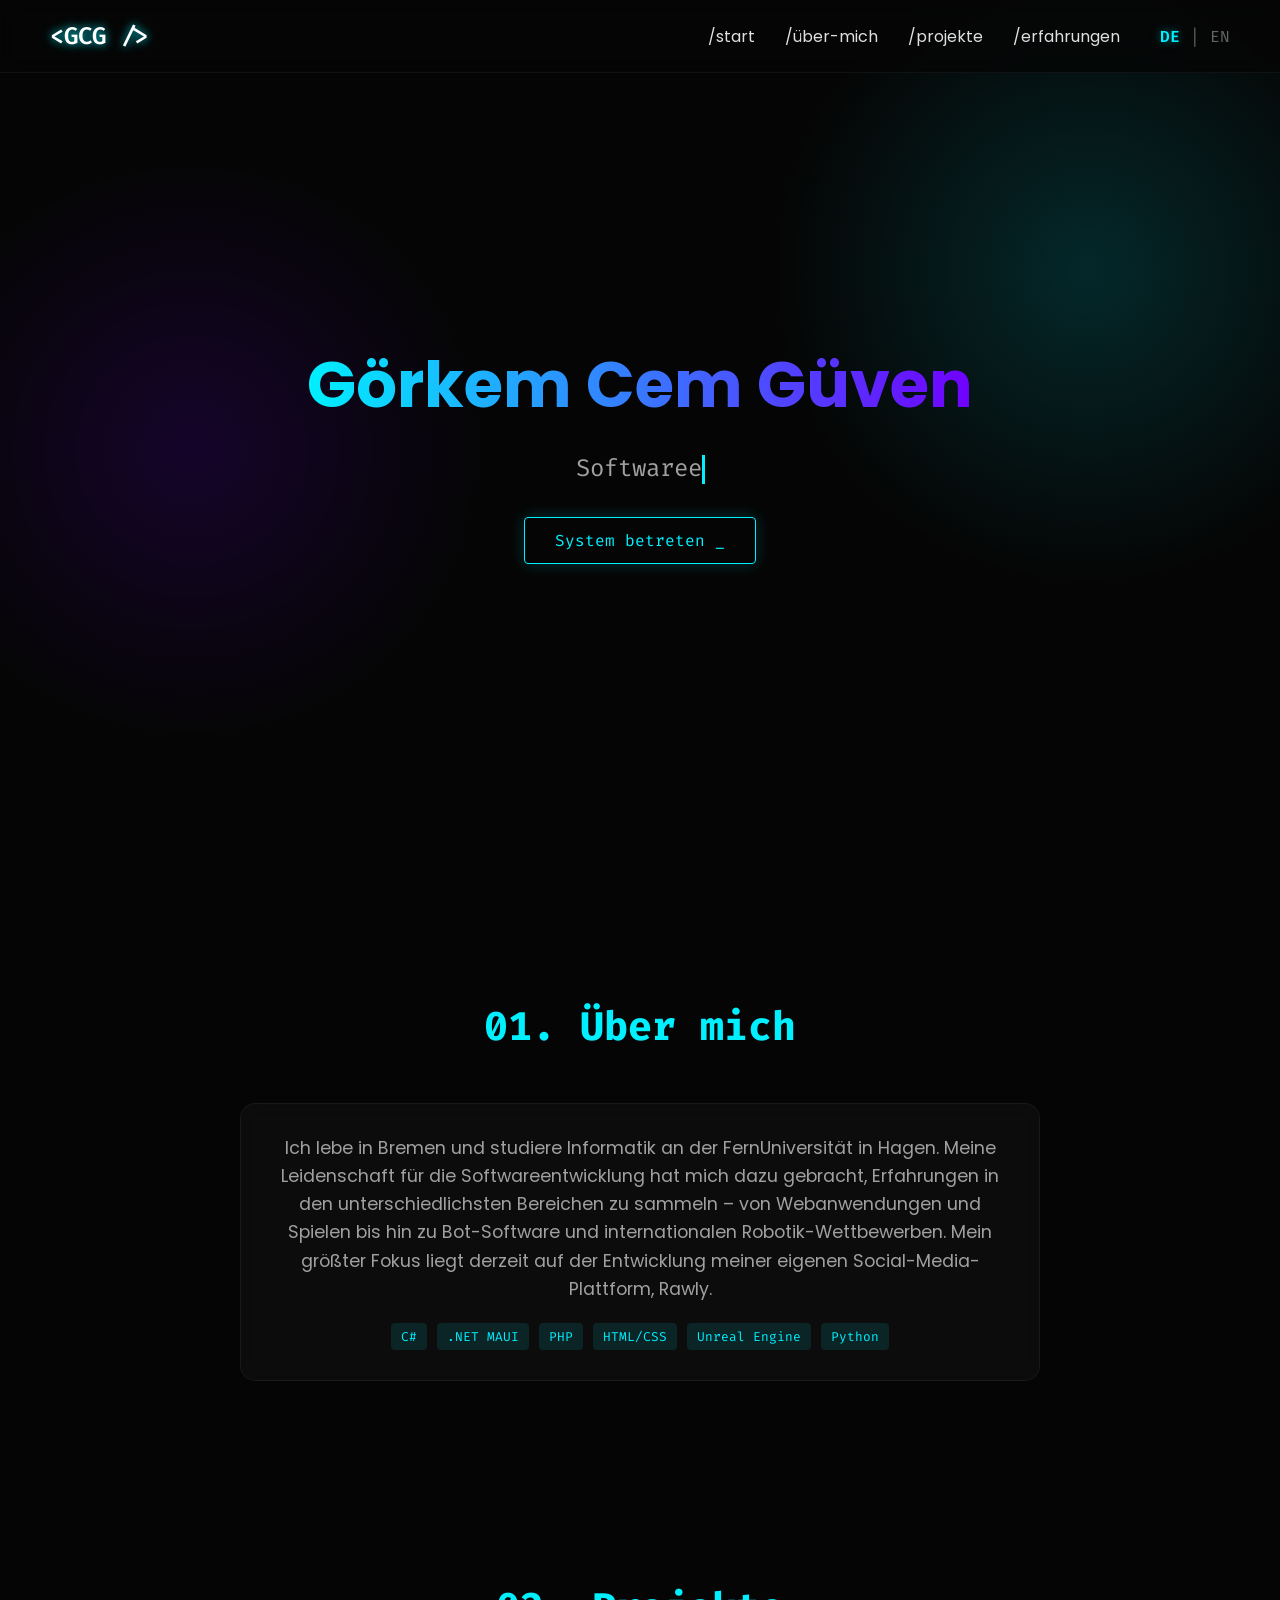
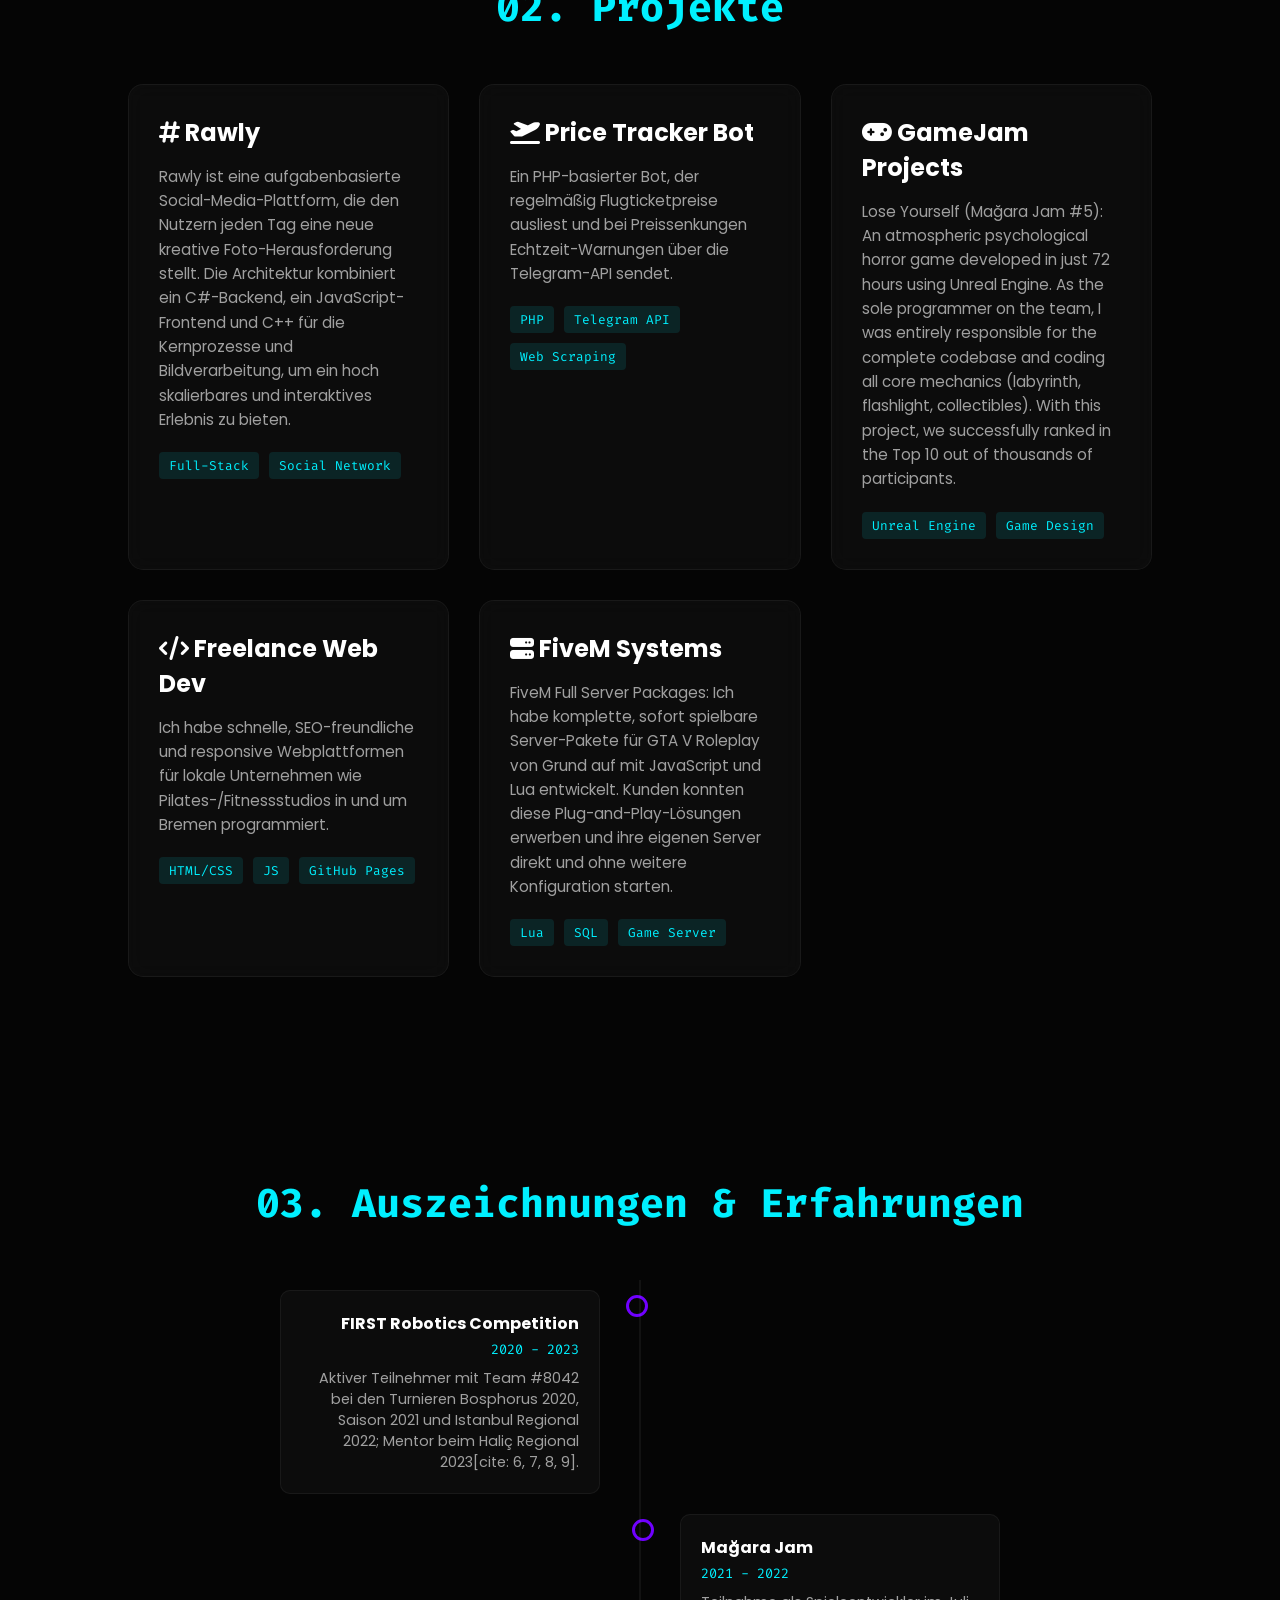
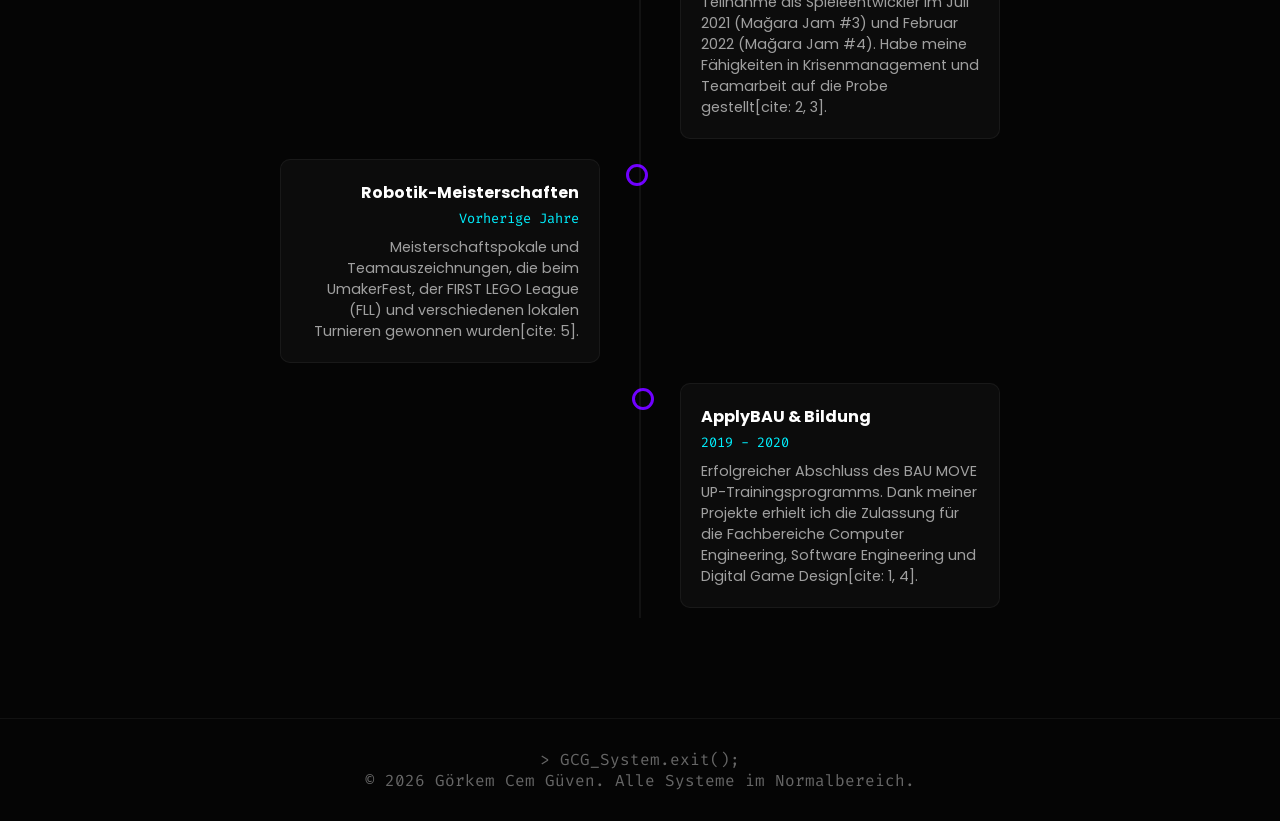
<file: gorkemcem1/index.html>
<!DOCTYPE html>
<html lang="de">
<head>
    <meta charset="UTF-8">
    <meta name="viewport" content="width=device-width, initial-scale=1.0">
    <title>Görkem Cem Güven | Software Developer</title>
    <link href="https://fonts.googleapis.com/css2?family=Fira+Code:wght@300;400;600&family=Poppins:wght@300;400;600;700&display=swap" rel="stylesheet">
    <link rel="stylesheet" href="https://cdnjs.cloudflare.com/ajax/libs/font-awesome/6.4.0/css/all.min.css">
    <style>
        :root {
            --bg-color: #050505;
            --primary-color: #00f0ff;
            --secondary-color: #7000ff;
            --text-color: #e0e0e0;
            --glass-bg: rgba(255, 255, 255, 0.03);
            --glass-border: rgba(255, 255, 255, 0.05);
        }

        * { margin: 0; padding: 0; box-sizing: border-box; scroll-behavior: smooth; }

        body {
            background-color: var(--bg-color);
            color: var(--text-color);
            font-family: 'Poppins', sans-serif;
            overflow-x: hidden;
            background-image: 
                radial-gradient(circle at 15% 50%, rgba(112, 0, 255, 0.15), transparent 25%),
                radial-gradient(circle at 85% 30%, rgba(0, 240, 255, 0.15), transparent 25%);
            background-attachment: fixed;
        }

        ::-webkit-scrollbar { width: 8px; }
        ::-webkit-scrollbar-track { background: var(--bg-color); }
        ::-webkit-scrollbar-thumb { background: var(--secondary-color); border-radius: 10px; }
        ::-webkit-scrollbar-thumb:hover { background: var(--primary-color); }

        /* Navbar & Language Switcher */
        nav {
            position: fixed;
            top: 0; width: 100%;
            padding: 20px 50px;
            display: flex;
            justify-content: space-between;
            align-items: center;
            background: rgba(5, 5, 5, 0.8);
            backdrop-filter: blur(10px);
            z-index: 1000;
            border-bottom: 1px solid var(--glass-border);
        }

        .logo {
            font-family: 'Fira Code', monospace;
            font-size: 1.5rem;
            font-weight: 600;
            color: #fff;
            text-shadow: 0 0 10px var(--primary-color);
        }

        .nav-right { display: flex; align-items: center; gap: 40px; }

        .nav-links { display: flex; gap: 30px; list-style: none; }
        .nav-links a {
            color: var(--text-color);
            text-decoration: none;
            font-size: 1rem;
            transition: 0.3s;
            position: relative;
        }
        .nav-links a::after {
            content: ''; position: absolute; width: 0; height: 2px;
            bottom: -5px; left: 0; background: var(--primary-color);
            transition: width 0.3s;
        }
        .nav-links a:hover::after { width: 100%; }
        .nav-links a:hover { color: var(--primary-color); }

        .lang-switch {
            font-family: 'Fira Code', monospace;
            font-size: 1rem;
            display: flex;
            gap: 10px;
            color: #666;
        }
        .lang-switch span {
            cursor: pointer;
            transition: 0.3s;
        }
        .lang-switch span:hover { color: var(--primary-color); }
        .lang-switch .active {
            color: var(--primary-color);
            text-shadow: 0 0 10px rgba(0, 240, 255, 0.5);
            font-weight: 600;
        }

        /* Hero */
        .hero {
            min-height: 100vh;
            display: flex; align-items: center; justify-content: center;
            flex-direction: column; text-align: center; padding: 0 20px;
        }

        .hero h1 {
            font-size: 4rem; font-weight: 700; margin-bottom: 20px;
            background: linear-gradient(90deg, var(--primary-color), var(--secondary-color));
            -webkit-background-clip: text;
            -webkit-text-fill-color: transparent;
        }

        .typewriter {
            font-family: 'Fira Code', monospace; font-size: 1.5rem;
            color: #a0a0a0; margin-bottom: 30px; min-height: 35px;
        }

        .cursor {
            display: inline-block; width: 3px; height: 1.2em;
            background-color: var(--primary-color);
            animation: blink 0.75s infinite; vertical-align: text-bottom;
        }

        @keyframes blink { 50% { opacity: 0; } }

        .btn {
            padding: 12px 30px; border: 1px solid var(--primary-color);
            background: transparent; color: var(--primary-color);
            font-family: 'Fira Code', monospace; font-size: 1rem;
            border-radius: 4px; cursor: pointer; text-decoration: none;
            transition: 0.3s; box-shadow: 0 0 15px rgba(0, 240, 255, 0.2);
        }
        .btn:hover {
            background: var(--primary-color); color: var(--bg-color);
            box-shadow: 0 0 30px rgba(0, 240, 255, 0.6);
        }

        /* Sections & Cards */
        section { padding: 100px 10%; }
        .section-title {
            font-family: 'Fira Code', monospace; font-size: 2.5rem;
            margin-bottom: 50px; text-align: center; color: #fff;
        }
        .section-title span { color: var(--primary-color); }

        .hidden {
            opacity: 0; transform: translateY(50px);
            transition: all 0.8s cubic-bezier(0.5, 0, 0, 1);
        }
        .show { opacity: 1; transform: translateY(0); }

        .grid-container {
            display: grid; grid-template-columns: repeat(auto-fit, minmax(320px, 1fr)); gap: 30px;
        }
        .glass-card {
            background: var(--glass-bg); border: 1px solid var(--glass-border);
            backdrop-filter: blur(10px); padding: 30px; border-radius: 15px;
            transition: 0.4s; position: relative; overflow: hidden;
        }
        .glass-card:hover {
            transform: translateY(-10px); border-color: var(--primary-color);
            box-shadow: 0 10px 30px rgba(0, 240, 255, 0.1);
        }
        .glass-card h3 { font-size: 1.5rem; margin-bottom: 15px; color: #fff; }
        .glass-card p { color: #a0a0a0; font-size: 0.95rem; line-height: 1.6; margin-bottom: 20px; }
        
        .tech-tags { display: flex; flex-wrap: wrap; gap: 10px; }
        .tech-tags span {
            font-family: 'Fira Code', monospace; font-size: 0.8rem;
            padding: 5px 10px; background: rgba(0, 240, 255, 0.1);
            color: var(--primary-color); border-radius: 4px;
        }

        /* Timeline */
        .timeline { position: relative; max-width: 800px; margin: 0 auto; }
        .timeline::after {
            content: ''; position: absolute; width: 2px; background: var(--glass-border);
            top: 0; bottom: 0; left: 50%; margin-left: -1px;
        }
        .timeline-item { padding: 10px 40px; position: relative; width: 50%; }
        .timeline-item.left { left: 0; text-align: right; }
        .timeline-item.right { left: 50%; }
        .timeline-item::after {
            content: ''; position: absolute; width: 16px; height: 16px;
            right: -8px; background: var(--bg-color); border: 3px solid var(--secondary-color);
            top: 15px; border-radius: 50%; z-index: 1; transition: 0.3s;
        }
        .timeline-item.right::after { left: -8px; }
        .timeline-item:hover::after {
            background: var(--primary-color); border-color: var(--primary-color);
            box-shadow: 0 0 15px var(--primary-color);
        }
        .timeline-content {
            padding: 20px; background: var(--glass-bg); border: 1px solid var(--glass-border); border-radius: 10px;
        }
        .timeline-content h4 { color: #fff; margin-bottom: 5px; }
        .timeline-content .date { color: var(--primary-color); font-family: 'Fira Code', monospace; font-size: 0.85rem; display: block; margin-bottom: 10px;}
        .timeline-content p { color: #a0a0a0; font-size: 0.9rem; }

        footer {
            text-align: center; padding: 30px; border-top: 1px solid var(--glass-border);
            font-family: 'Fira Code', monospace; color: #666;
        }

        @media screen and (max-width: 768px) {
            .hero h1 { font-size: 2.5rem; }
            .timeline::after { left: 31px; }
            .timeline-item { width: 100%; padding-left: 70px; padding-right: 25px; text-align: left; }
            .timeline-item.right { left: 0; }
            .timeline-item.left::after, .timeline-item.right::after { left: 23px; }
            .nav-links { display: none; }
        }
    </style>
</head>
<body>

    <nav>
        <div class="logo">&lt;GCG /&gt;</div>
        <div class="nav-right">
            <ul class="nav-links">
                <li><a href="#home" data-i18n="nav_home">/start</a></li>
                <li><a href="#about" data-i18n="nav_about">/über-mich</a></li>
                <li><a href="#projects" data-i18n="nav_projects">/projekte</a></li>
                <li><a href="#awards" data-i18n="nav_awards">/erfahrungen</a></li>
            </ul>
            <div class="lang-switch">
                <span id="btn-de" class="active" onclick="setLanguage('de')">DE</span> | 
                <span id="btn-en" onclick="setLanguage('en')">EN</span>
            </div>
        </div>
    </nav>

    <section id="home" class="hero">
        <h1>Görkem Cem Güven</h1>
        <div class="typewriter">
            <span id="typed-text"></span><span class="cursor"></span>
        </div>
        <a href="#projects" class="btn" data-i18n="hero_btn">System betreten _</a>
    </section>

    <section id="about" class="hidden">
        <h2 class="section-title"><span data-i18n="about_num">01.</span> <span data-i18n="about_title">Über mich</span></h2>
        <div class="glass-card" style="max-width: 800px; margin: 0 auto; text-align: center;">
            <p style="font-size: 1.1rem;" data-i18n="about_text">
                Ich lebe in Bremen und studiere Informatik an der FernUniversität in Hagen. Meine Leidenschaft für die Softwareentwicklung hat mich dazu gebracht, Erfahrungen in den unterschiedlichsten Bereichen zu sammeln – von Webanwendungen und Spielen bis hin zu Bot-Software und internationalen Robotik-Wettbewerben. Mein größter Fokus liegt derzeit auf der Entwicklung meiner eigenen Social-Media-Plattform, Rawly.
            </p>
            <div class="tech-tags" style="justify-content: center; margin-top: 20px;">
                <span>C#</span><span>.NET MAUI</span><span>PHP</span><span>HTML/CSS</span><span>Unreal Engine</span><span>Python</span>
            </div>
        </div>
    </section>

    <section id="projects">
        <h2 class="section-title hidden"><span data-i18n="proj_num">02.</span> <span data-i18n="proj_title">Projekte</span></h2>
        <div class="grid-container">
            
            <div class="glass-card hidden">
                <h3><i class="fa-solid fa-hashtag"></i> Rawly</h3>
                <p data-i18n="proj_1">Rawly ist eine aufgabenbasierte Social-Media-Plattform, die den Nutzern jeden Tag eine neue kreative Foto-Herausforderung stellt. Die Architektur kombiniert ein C#-Backend, ein JavaScript-Frontend und C++ für die Kernprozesse und Bildverarbeitung, um ein hoch skalierbares und interaktives Erlebnis zu bieten.</p>
                <div class="tech-tags"><span>Full-Stack</span><span>Social Network</span></div>
            </div>

            <div class="glass-card hidden">
                <h3><i class="fa-solid fa-plane-departure"></i> Price Tracker Bot</h3>
                <p data-i18n="proj_2">Ein PHP-basierter Bot, der regelmäßig Flugticketpreise ausliest und bei Preissenkungen Echtzeit-Warnungen über die Telegram-API sendet.</p>
                <div class="tech-tags"><span>PHP</span><span>Telegram API</span><span>Web Scraping</span></div>
            </div>

            <div class="glass-card hidden">
                <h3><i class="fa-solid fa-gamepad"></i> GameJam Projects</h3>
                <p data-i18n="proj_3">Lose Yourself (Mağara Jam #5): An atmospheric psychological horror game developed in just 72 hours using Unreal Engine. As the sole programmer on the team, I was entirely responsible for the complete codebase and coding all core mechanics (labyrinth, flashlight, collectibles). With this project, we successfully ranked in the Top 10 out of thousands of participants.</p>
                <div class="tech-tags"><span>Unreal Engine</span><span>Game Design</span></div>
            </div>

            <div class="glass-card hidden">
                <h3><i class="fa-solid fa-code"></i> Freelance Web Dev</h3>
                <p data-i18n="proj_4">Ich habe schnelle, SEO-freundliche und responsive Webplattformen für lokale Unternehmen wie Pilates-/Fitnessstudios in und um Bremen programmiert.</p>
                <div class="tech-tags"><span>HTML/CSS</span><span>JS</span><span>GitHub Pages</span></div>
            </div>

            <div class="glass-card hidden">
                <h3><i class="fa-solid fa-server"></i> FiveM Systems</h3>
                <p data-i18n="proj_5">FiveM Full Server Packages: Ich habe komplette, sofort spielbare Server-Pakete für GTA V Roleplay von Grund auf mit JavaScript und Lua entwickelt. Kunden konnten diese Plug-and-Play-Lösungen erwerben und ihre eigenen Server direkt und ohne weitere Konfiguration starten.</p>
                <div class="tech-tags"><span>Lua</span><span>SQL</span><span>Game Server</span></div>
            </div>

        </div>
    </section>

    <section id="awards">
        <h2 class="section-title hidden"><span data-i18n="aw_num">03.</span> <span data-i18n="aw_title">Auszeichnungen & Erfahrungen</span></h2>
        <div class="timeline">
            
            <div class="timeline-item left hidden">
                <div class="timeline-content">
                    <h4>FIRST Robotics Competition</h4>
                    <span class="date">2020 - 2023</span>
                    <p data-i18n="aw_1">Aktiver Teilnehmer mit Team #8042 bei den Turnieren Bosphorus 2020, Saison 2021 und Istanbul Regional 2022; Mentor beim Haliç Regional 2023[cite: 6, 7, 8, 9].</p>
                </div>
            </div>

            <div class="timeline-item right hidden">
                <div class="timeline-content">
                    <h4>Mağara Jam</h4>
                    <span class="date">2021 - 2022</span>
                    <p data-i18n="aw_2">Teilnahme als Spieleentwickler im Juli 2021 (Mağara Jam #3) und Februar 2022 (Mağara Jam #4). Habe meine Fähigkeiten in Krisenmanagement und Teamarbeit auf die Probe gestellt[cite: 2, 3].</p>
                </div>
            </div>

            <div class="timeline-item left hidden">
                <div class="timeline-content">
                    <h4 data-i18n="aw_3_title">Robotik-Meisterschaften</h4>
                    <span class="date" data-i18n="aw_3_date">Vorherige Jahre</span>
                    <p data-i18n="aw_3">Meisterschaftspokale und Teamauszeichnungen, die beim UmakerFest, der FIRST LEGO League (FLL) und verschiedenen lokalen Turnieren gewonnen wurden[cite: 5].</p>
                </div>
            </div>

            <div class="timeline-item right hidden">
                <div class="timeline-content">
                    <h4 data-i18n="aw_4_title">ApplyBAU & Bildung</h4>
                    <span class="date">2019 - 2020</span>
                    <p data-i18n="aw_4">Erfolgreicher Abschluss des BAU MOVE UP-Trainingsprogramms. Dank meiner Projekte erhielt ich die Zulassung für die Fachbereiche Computer Engineering, Software Engineering und Digital Game Design[cite: 1, 4].</p>
                </div>
            </div>

        </div>
    </section>

    <footer>
        <p data-i18n="footer">> GCG_System.exit(); <br> &copy; 2026 Görkem Cem Güven. Alle Systeme im Normalbereich.</p>
    </footer>

    <script>
        // --- MULTILANGUAGE DICTIONARY ---
        const translations = {
            de: {
                nav_home: "/start", nav_about: "/über-mich", nav_projects: "/projekte", nav_awards: "/erfahrungen",
                hero_btn: "System betreten _",
                about_num: "01.", about_title: "Über mich",
                about_text: "Ich lebe in Bremen und studiere Informatik an der FernUniversität in Hagen. Meine Leidenschaft für die Softwareentwicklung hat mich dazu gebracht, Erfahrungen in den unterschiedlichsten Bereichen zu sammeln – von Webanwendungen und Spielen bis hin zu Bot-Software und internationalen Robotik-Wettbewerben. Mein größter Fokus liegt derzeit auf der Entwicklung meiner eigenen Social-Media-Plattform, Rawly.",
                proj_num: "02.", proj_title: "Projekte",
                proj_1: "Rawly ist eine aufgabenbasierte Social-Media-Plattform, die den Nutzern jeden Tag eine neue kreative Foto-Herausforderung stellt. Die Architektur kombiniert ein C#-Backend, ein JavaScript-Frontend und C++ für die Kernprozesse und Bildverarbeitung, um ein hoch skalierbares und interaktives Erlebnis zu bieten.",
                proj_2: "Ein PHP-basierter Bot, der regelmäßig Flugticketpreise ausliest und bei Preissenkungen Echtzeit-Warnungen über die Telegram-API sendet.",
                proj_3: "Ein atmosphärisches Psycho-Horror-Spiel, das in nur 72 Stunden mit der Unreal Engine entwickelt wurde. Als einziger Programmierer im Team war ich vollständig für die gesamte Codebasis und die Entwicklung der Kernmechaniken (Labyrinth, Taschenlampe, Sammelobjekte) verantwortlich. Mit diesem Projekt haben wir es unter tausenden Teilnehmern in die Top 10 geschafft.",
                proj_4: "Ich habe schnelle, SEO-freundliche und responsive Webplattformen für lokale Unternehmen wie Pilates-/Fitnessstudios in und um Bremen programmiert.",
                proj_5: "FiveM Full Server Packages: Ich habe komplette, sofort spielbare Server-Pakete für GTA V Roleplay von Grund auf mit JavaScript und Lua entwickelt. Kunden konnten diese Plug-and-Play-Lösungen erwerben und ihre eigenen Server direkt und ohne weitere Konfiguration starten.",
                aw_num: "03.", aw_title: "Auszeichnungen & Erfahrungen",
                aw_1: "Aktiver Teilnehmer mit Team #8042 bei den Turnieren Bosphorus 2020, Saison 2021 und Istanbul Regional 2022; Mentor beim Haliç Regional 2023.",
                aw_2: "Teilnahme als Spieleentwickler im Juli 2021 (Mağara Jam #3) und Februar 2022 (Mağara Jam #4). Habe meine Fähigkeiten in Krisenmanagement und Teamarbeit auf die Probe gestellt.",
                aw_3_title: "Robotik-Meisterschaften", aw_3_date: "Vorherige Jahre",
                aw_3: "Meisterschaftspokale und Teamauszeichnungen, die beim UmakerFest, der FIRST LEGO League (FLL) und verschiedenen lokalen Turnieren gewonnen wurden.",
                aw_4_title: "ApplyBAU & Bildung",
                aw_4: "Erfolgreicher Abschluss des BAU MOVE UP-Trainingsprogramms. Dank meiner Projekte erhielt ich die Zulassung für die Fachbereiche Computer Engineering, Software Engineering und Digital Game Design.",
                footer: "> GCG_System.exit(); <br> &copy; 2026 Görkem Cem Güven. Alle Systeme im Normalbereich."
            },
            en: {
                nav_home: "/home", nav_about: "/about", nav_projects: "/projects", nav_awards: "/experience",
                hero_btn: "Enter System _",
                about_num: "01.", about_title: "About Me",
                about_text: "I live in Bremen, Germany, and am studying Computer Science at FernUniversität in Hagen. My passion for software development has led me to gain experience in a wide range of areas, from web applications and games to bot software and international robotics competitions. My biggest focus right now is developing my own social media platform, Rawly.",
                proj_num: "02.", proj_title: "Projects",
                proj_1: "Rawly is a task-based social media platform that gives users a new creative daily photo challenge. The architecture combines a C# backend, a JavaScript frontend, and C++ for core processing and image manipulation, delivering a highly scalable and interactive community experience.",
                proj_2: "A PHP-based bot that regularly scrapes flight ticket prices and sends real-time alerts via the Telegram API when the price drops.",
                proj_3: "Lose Yourself (Mağara Jam #5): An atmospheric psychological horror game developed in just 72 hours using Unreal Engine. As the sole programmer on the team, I was entirely responsible for the complete codebase and coding all core mechanics (labyrinth, flashlight, collectibles). With this project, we successfully ranked in the Top 10 out of thousands of participants.",
                proj_4: "Coded fast, SEO-friendly, and responsive web platforms for local businesses like Pilates and Fitness studios in and around Bremen.",
                proj_5: "FiveM Full Server Packages: I developed complete, ready-to-play server packages for GTA V Roleplay from scratch using JavaScript and Lua. Customers could purchase these plug-and-play solutions and immediately launch their own servers without requiring any further configuration.",
                aw_num: "03.", aw_title: "Awards & Experience",
                aw_1: "Active competitor with Team #8042 at the 2020 Bosphorus, 2021 Season, and 2022 Istanbul Regional tournaments; mentored at the 2023 Haliç Regional.",
                aw_2: "Participated as a Game Developer in July 2021 (Mağara Jam #3) and February 2022 (Mağara Jam #4). Tested my crisis management and teamwork skills.",
                aw_3_title: "Robotics Championships", aw_3_date: "Previous Years",
                aw_3: "Championship trophies and team awards won at UmakerFest, FIRST LEGO League (FLL), and various local tournaments.",
                aw_4_title: "ApplyBAU & Education",
                aw_4: "Successfully completed the BAU MOVE UP training program. Thanks to my projects, I received admission to Computer Engineering, Software Engineering, and Digital Game Design departments.",
                footer: "> GCG_System.exit(); <br> &copy; 2026 Görkem Cem Güven. All systems nominal."
            }
        };

        const typewriterTexts = {
            de: ["Softwareentwickler", "Informatikstudent", "Web- & App-Entwickler", "Spieleentwickler", "Technikbegeisterter"],
            en: ["Software Developer", "Computer Science Student", "Web & App Creator", "Game Developer", "Tech Enthusiast"]
        };

        let currentLang = 'de';

        // --- TYPEWRITER LOGIC ---
        let textIndex = 0; let charIndex = 0; let isDeleting = false; let typeTimeout;
        const typedTextElement = document.getElementById("typed-text");

        function type() {
            const currentArray = typewriterTexts[currentLang];
            const currentString = currentArray[textIndex];
            
            if (isDeleting) {
                typedTextElement.textContent = currentString.substring(0, charIndex - 1);
                charIndex--;
            } else {
                typedTextElement.textContent = currentString.substring(0, charIndex + 1);
                charIndex++;
            }

            let typeSpeed = isDeleting ? 50 : 100;

            if (!isDeleting && charIndex === currentString.length) {
                typeSpeed = 2000;
                isDeleting = true;
            } else if (isDeleting && charIndex === 0) {
                isDeleting = false;
                textIndex = (textIndex + 1) % currentArray.length;
                typeSpeed = 500;
            }
            typeTimeout = setTimeout(type, typeSpeed);
        }
        
        typeTimeout = setTimeout(type, 1000);

        // --- LANGUAGE SWITCHER LOGIC ---
        function setLanguage(lang) {
            currentLang = lang;
            document.documentElement.lang = lang;
            
            // UI Button Update
            document.getElementById('btn-de').classList.toggle('active', lang === 'de');
            document.getElementById('btn-en').classList.toggle('active', lang === 'en');

            // Text Update
            document.querySelectorAll('[data-i18n]').forEach(el => {
                const key = el.getAttribute('data-i18n');
                if (translations[lang][key]) {
                    if (el.tagName === 'P' || el.tagName === 'SPAN' || el.tagName === 'A' || el.tagName === 'H4') {
                        el.innerHTML = translations[lang][key]; 
                    }
                }
            });

            // Reset Typewriter cleanly
            clearTimeout(typeTimeout);
            isDeleting = false;
            charIndex = 0;
            textIndex = 0;
            typedTextElement.textContent = '';
            typeTimeout = setTimeout(type, 500);
        }

        // --- SCROLL ANIMATION ---
        const observer = new IntersectionObserver((entries) => {
            entries.forEach(entry => {
                if (entry.isIntersecting) {
                    entry.target.classList.add('show');
                    observer.unobserve(entry.target);
                }
            });
        }, { threshold: 0.1, rootMargin: "0px 0px -50px 0px" });

        document.querySelectorAll('.hidden').forEach((el) => observer.observe(el));
    </script>
</body>
</html>
</file>
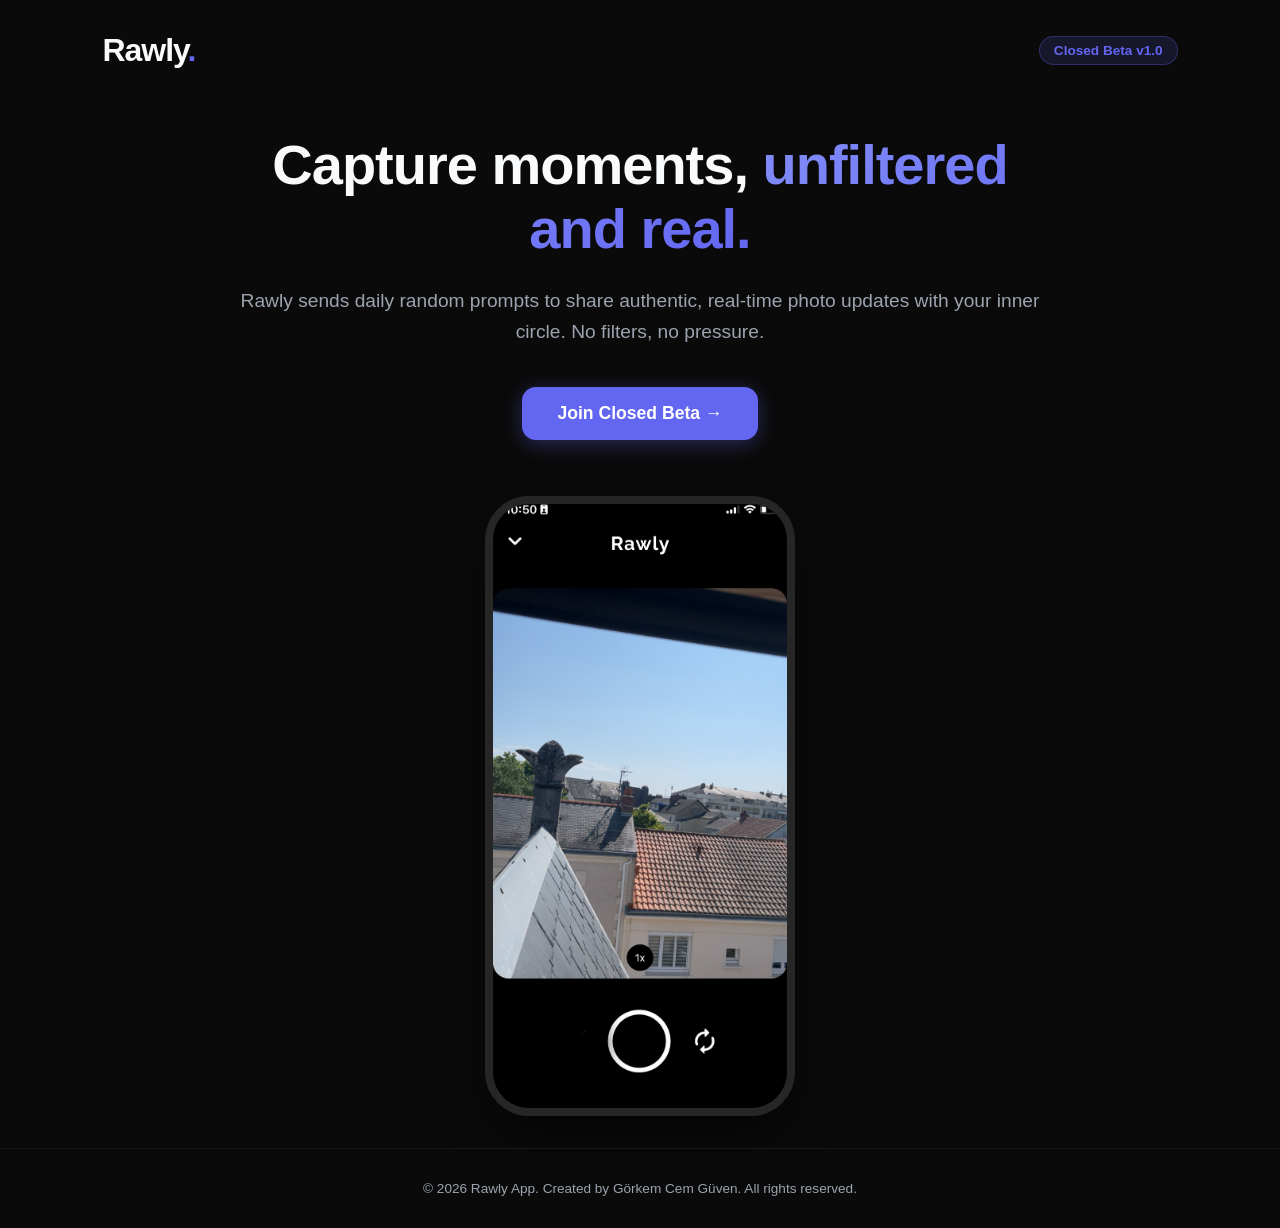
<file: Rawly/index.html>
<!DOCTYPE html>
<html lang="en">
<head>
    <meta charset="UTF-8">
    <meta name="viewport" content="width=device-width, initial-scale=1.0">
    <title>Rawly - Authentic Photo Sharing App</title>
    <link rel="icon" type="image/png" href="rawly_icon.jpg">
    <style>
        :root {
            --primary-color: #6366F1; /* Modern Indigo/Violet accent */
            --primary-hover: #4F46E5;
            --bg-color: #0A0A0A;
            --card-bg: #111827;
            --text-color: #F9FAFB;
            --muted-text: #9CA3AF;
        }

        * {
            margin: 0;
            padding: 0;
            box-sizing: border-box;
            font-family: 'Inter', -apple-system, BlinkMacSystemFont, 'Segoe UI', Roboto, sans-serif;
        }

        body {
            background-color: var(--bg-color);
            color: var(--text-color);
            display: flex;
            flex-direction: column;
            min-height: 100vh;
        }

        /* Navigation */
        header {
            padding: 2rem 8%;
            display: flex;
            justify-content: space-between;
            align-items: center;
        }

        .logo {
            font-size: 2rem;
            font-weight: 800;
            color: var(--text-color);
            letter-spacing: -1px;
        }

        .logo span {
            color: var(--primary-color);
        }

        .beta-badge {
            background: rgba(99, 102, 241, 0.15);
            color: var(--primary-color);
            padding: 6px 14px;
            border-radius: 20px;
            font-size: 0.85rem;
            font-weight: 600;
            border: 1px solid rgba(99, 102, 241, 0.3);
        }

        /* Main Hero Section */
        main {
            flex: 1;
            display: flex;
            align-items: center;
            justify-content: center;
            padding: 2rem 5%;
            text-align: center;
        }

        .hero-content {
            max-width: 800px;
        }

        h1 {
            font-size: 3.5rem;
            line-height: 1.15;
            margin-bottom: 1.5rem;
            font-weight: 800;
            letter-spacing: -1px;
        }

        h1 span {
            background: linear-gradient(135deg, #818CF8, #6366F1);
            -webkit-background-clip: text;
            -webkit-text-fill-color: transparent;
        }

        p.subtitle {
            font-size: 1.2rem;
            color: var(--muted-text);
            margin-bottom: 2.5rem;
            line-height: 1.6;
        }

        /* CTA Buttons */
        .cta-container {
            display: flex;
            gap: 1rem;
            justify-content: center;
            align-items: center;
        }

        .btn-primary {
            display: inline-flex;
            align-items: center;
            gap: 8px;
            padding: 1rem 2.2rem;
            border-radius: 14px;
            background-color: var(--primary-color);
            color: #FFFFFF;
            text-decoration: none;
            font-weight: 600;
            font-size: 1.1rem;
            border: none;
            cursor: pointer;
            transition: all 0.25s ease;
            box-shadow: 0 4px 20px rgba(99, 102, 241, 0.35);
        }

        .btn-primary:hover {
            background-color: var(--primary-hover);
            transform: translateY(-2px);
            box-shadow: 0 6px 25px rgba(99, 102, 241, 0.5);
        }

        /* App Preview Phone Mockup */
        .app-preview {
            margin-top: 3.5rem;
            width: 100%;
            max-width: 310px;
            height: 620px;
            background: var(--card-bg);
            border-radius: 44px;
            border: 8px solid #262626;
            margin-left: auto;
            margin-right: auto;
            overflow: hidden;
            box-shadow: 0 25px 50px -12px rgba(0, 0, 0, 0.7);
        }

        .app-preview img {
            width: 100%;
            height: 100%;
            object-fit: cover;
        }

        /* Modal Popup */
        .modal-overlay {
            position: fixed;
            top: 0;
            left: 0;
            width: 100%;
            height: 100%;
            background: rgba(0, 0, 0, 0.8);
            backdrop-filter: blur(8px);
            display: none;
            justify-content: center;
            align-items: center;
            z-index: 1000;
            padding: 20px;
        }

        .modal-card {
            background: #171717;
            border: 1px solid #262626;
            padding: 2.5rem;
            border-radius: 24px;
            max-width: 440px;
            width: 100%;
            position: relative;
            text-align: left;
            box-shadow: 0 20px 25px -5px rgba(0, 0, 0, 0.5);
        }

        .close-btn {
            position: absolute;
            top: 20px;
            right: 20px;
            background: none;
            border: none;
            color: var(--muted-text);
            font-size: 1.5rem;
            cursor: pointer;
        }

        .modal-card h2 {
            font-size: 1.8rem;
            margin-bottom: 0.5rem;
        }

        .modal-card p {
            color: var(--muted-text);
            font-size: 0.95rem;
            margin-bottom: 1.5rem;
            line-height: 1.5;
        }

        .form-group {
            margin-bottom: 1.2rem;
        }

        .form-group label {
            display: block;
            font-size: 0.85rem;
            font-weight: 600;
            margin-bottom: 6px;
            color: #D1D5DB;
        }

        .form-group input, .form-group select {
            width: 100%;
            padding: 0.8rem 1rem;
            background: #0A0A0A;
            border: 1px solid #333;
            border-radius: 10px;
            color: #FFF;
            font-size: 1rem;
            outline: none;
            transition: border-color 0.2s;
        }

        .form-group input:focus, .form-group select:focus {
            border-color: var(--primary-color);
        }

        .submit-btn {
            width: 100%;
            padding: 0.9rem;
            background: var(--primary-color);
            color: #FFF;
            border: none;
            border-radius: 10px;
            font-weight: 600;
            font-size: 1rem;
            cursor: pointer;
            transition: background 0.2s;
            margin-top: 0.5rem;
        }

        .submit-btn:hover {
            background: var(--primary-hover);
        }

        /* Footer */
        footer {
            text-align: center;
            padding: 2rem;
            color: var(--muted-text);
            font-size: 0.85rem;
            border-top: 1px solid #171717;
        }

        @media (max-width: 768px) {
            h1 { font-size: 2.4rem; }
            header { padding: 1.5rem 5%; }
        }
    </style>
</head>
<body>

    <header>
        <div class="logo">Rawly<span>.</span></div>
        <div class="beta-badge">Closed Beta v1.0</div>
    </header>

    <main>
        <div class="hero-content">
            <h1>Capture moments, <span>unfiltered and real.</span></h1>
            <p class="subtitle">Rawly sends daily random prompts to share authentic, real-time photo updates with your inner circle. No filters, no pressure.</p>
            
            <div class="cta-container">
                <button class="btn-primary" onclick="openModal()">
                    Join Closed Beta &rarr;
                </button>
            </div>

            <div class="app-preview">
                <img src="1.png" alt="Rawly App Preview">
            </div>
        </div>
    </main>

    <!-- Beta Application Form Modal -->
    <div class="modal-overlay" id="betaModal">
        <div class="modal-card">
            <button class="close-btn" onclick="closeModal()">&times;</button>
            <h2>Join the Closed Beta</h2>
            <p>Get early access to Rawly on iOS or Android and help us shape the future of real-time photo sharing.</p>

            <!-- Formspree Entegrasyonu (Sadece kendi ID'ni ekle) -->
            <form action="https://formspree.io/f/mdobewzp" method="POST">
                <div class="form-group">
                    <label for="name">Full Name</label>
                    <input type="text" id="name" name="name" placeholder="John Doe" required>
                </div>
                
                <div class="form-group">
                    <label for="email">Email Address</label>
                    <input type="email" id="email" name="email" placeholder="john@example.com" required>
                </div>

                <div class="form-group">
                    <label for="platform">Preferred Device</label>
                    <select id="platform" name="platform" required>
                        <option value="iOS">iOS (TestFlight)</option>
                        <option value="Android">Android (APK / Internal Beta)</option>
                    </select>
                </div>

                <button type="submit" class="submit-btn">Request Access</button>
            </form>
        </div>
    </div>

    <footer>
        <p>&copy; 2026 Rawly App. Created by Görkem Cem Güven. All rights reserved.</p>
    </footer>

    <script>
        function openModal() {
            document.getElementById('betaModal').style.display = 'flex';
        }

        function closeModal() {
            document.getElementById('betaModal').style.display = 'none';
        }

        // Modal dışına tıklandığında kapatma
        window.onclick = function(event) {
            const modal = document.getElementById('betaModal');
            if (event.target == modal) {
                modal.style.display = 'none';
            }
        }
    </script>
</body>
</html>
</file>
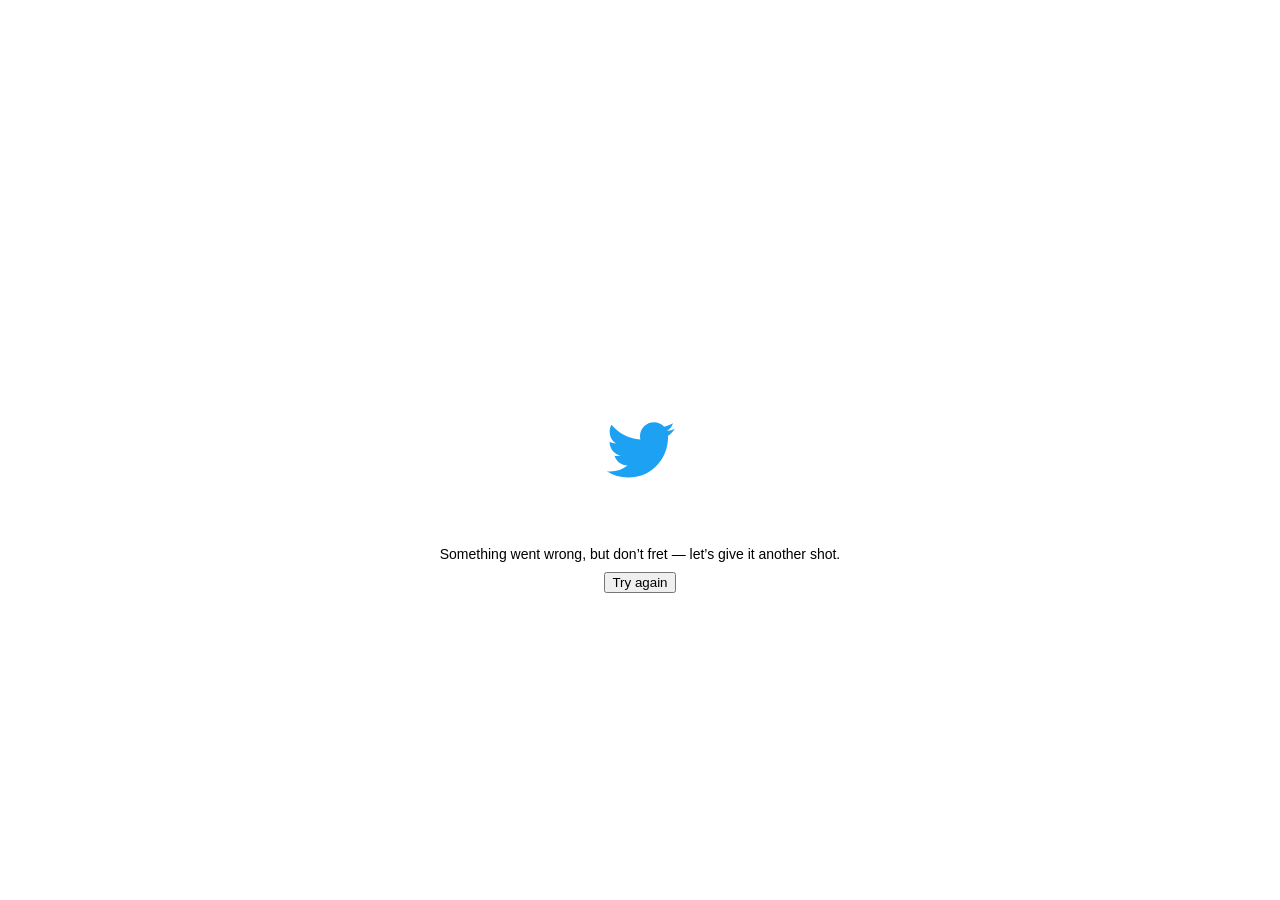
<file: GorkemCem-1.html>
<!DOCTYPE html>
<html dir="ltr" lang="de">
<meta charset="utf-8" />
<meta name="viewport" content="width=device-width,initial-scale=1,maximum-scale=1,user-scalable=0,viewport-fit=cover" /><link rel="preconnect" href="//abs.twimg.com" /><link rel="dns-prefetch" href="//abs.twimg.com" /><link rel="preconnect" href="//api.twitter.com" /><link rel="dns-prefetch" href="//api.twitter.com" /><link rel="preconnect" href="//pbs.twimg.com" /><link rel="dns-prefetch" href="//pbs.twimg.com" /><link rel="preconnect" href="//t.co" /><link rel="dns-prefetch" href="//t.co" /><link rel="preconnect" href="//video.twimg.com" /><link rel="dns-prefetch" href="//video.twimg.com" /><link rel="preload" as="script" crossorigin="anonymous" href="https://abs.twimg.com/responsive-web/client-web-legacy/polyfills.36dbf9c5.js" nonce="YjFlMGI5MzMtODY2ZC00NWNmLTg2Y2EtZTMwYmExNjZmYTI5" /><link rel="preload" as="script" crossorigin="anonymous" href="https://abs.twimg.com/responsive-web/client-web-legacy/vendors~main.ca8569d5.js" nonce="YjFlMGI5MzMtODY2ZC00NWNmLTg2Y2EtZTMwYmExNjZmYTI5" /><link rel="preload" as="script" crossorigin="anonymous" href="https://abs.twimg.com/responsive-web/client-web-legacy/i18n/de.c39cd7b5.js" nonce="YjFlMGI5MzMtODY2ZC00NWNmLTg2Y2EtZTMwYmExNjZmYTI5" /><link rel="preload" as="script" crossorigin="anonymous" href="https://abs.twimg.com/responsive-web/client-web-legacy/main.0987f595.js" nonce="YjFlMGI5MzMtODY2ZC00NWNmLTg2Y2EtZTMwYmExNjZmYTI5" /><meta property="fb:app_id" content="2231777543" />
<meta property="og:site_name" content="Twitter" /><meta name="google-site-verification" content="acYOOcR5z6puMzLn6hLDZI1nNHXPxt57OIstz1vnCV0" /><meta name="facebook-domain-verification" content="x6sdcc8b5ju3bh8nbm59eswogvg6t1" /><link rel="manifest" href="/manifest.json" crossOrigin="use-credentials" /><link rel="alternate" hreflang="x-default" href="https://twitter.com/rraenee" /><link rel="alternate" hreflang="en" href="https://twitter.com/rraenee?lang=en" /><link rel="alternate" hreflang="ar" href="https://twitter.com/rraenee?lang=ar" /><link rel="alternate" hreflang="ar-x-fm" href="https://twitter.com/rraenee?lang=ar-x-fm" /><link rel="alternate" hreflang="bg" href="https://twitter.com/rraenee?lang=bg" /><link rel="alternate" hreflang="bn" href="https://twitter.com/rraenee?lang=bn" /><link rel="alternate" hreflang="ca" href="https://twitter.com/rraenee?lang=ca" /><link rel="alternate" hreflang="cs" href="https://twitter.com/rraenee?lang=cs" /><link rel="alternate" hreflang="da" href="https://twitter.com/rraenee?lang=da" /><link rel="alternate" hreflang="de" href="https://twitter.com/rraenee?lang=de" /><link rel="alternate" hreflang="el" href="https://twitter.com/rraenee?lang=el" /><link rel="alternate" hreflang="en-GB" href="https://twitter.com/rraenee?lang=en-GB" /><link rel="alternate" hreflang="en-ss" href="https://twitter.com/rraenee?lang=en-ss" /><link rel="alternate" hreflang="en-xx" href="https://twitter.com/rraenee?lang=en-xx" /><link rel="alternate" hreflang="es" href="https://twitter.com/rraenee?lang=es" /><link rel="alternate" hreflang="eu" href="https://twitter.com/rraenee?lang=eu" /><link rel="alternate" hreflang="fa" href="https://twitter.com/rraenee?lang=fa" /><link rel="alternate" hreflang="fi" href="https://twitter.com/rraenee?lang=fi" /><link rel="alternate" hreflang="fil" href="https://twitter.com/rraenee?lang=fil" /><link rel="alternate" hreflang="fr" href="https://twitter.com/rraenee?lang=fr" /><link rel="alternate" hreflang="ga" href="https://twitter.com/rraenee?lang=ga" /><link rel="alternate" hreflang="gl" href="https://twitter.com/rraenee?lang=gl" /><link rel="alternate" hreflang="gu" href="https://twitter.com/rraenee?lang=gu" /><link rel="alternate" hreflang="he" href="https://twitter.com/rraenee?lang=he" /><link rel="alternate" hreflang="hi" href="https://twitter.com/rraenee?lang=hi" /><link rel="alternate" hreflang="hr" href="https://twitter.com/rraenee?lang=hr" /><link rel="alternate" hreflang="hu" href="https://twitter.com/rraenee?lang=hu" /><link rel="alternate" hreflang="id" href="https://twitter.com/rraenee?lang=id" /><link rel="alternate" hreflang="it" href="https://twitter.com/rraenee?lang=it" /><link rel="alternate" hreflang="ja" href="https://twitter.com/rraenee?lang=ja" /><link rel="alternate" hreflang="kn" href="https://twitter.com/rraenee?lang=kn" /><link rel="alternate" hreflang="ko" href="https://twitter.com/rraenee?lang=ko" /><link rel="alternate" hreflang="mr" href="https://twitter.com/rraenee?lang=mr" /><link rel="alternate" hreflang="ms" href="https://twitter.com/rraenee?lang=ms" /><link rel="alternate" hreflang="nb" href="https://twitter.com/rraenee?lang=nb" /><link rel="alternate" hreflang="nl" href="https://twitter.com/rraenee?lang=nl" /><link rel="alternate" hreflang="pl" href="https://twitter.com/rraenee?lang=pl" /><link rel="alternate" hreflang="pt" href="https://twitter.com/rraenee?lang=pt" /><link rel="alternate" hreflang="ro" href="https://twitter.com/rraenee?lang=ro" /><link rel="alternate" hreflang="ru" href="https://twitter.com/rraenee?lang=ru" /><link rel="alternate" hreflang="sk" href="https://twitter.com/rraenee?lang=sk" /><link rel="alternate" hreflang="sr" href="https://twitter.com/rraenee?lang=sr" /><link rel="alternate" hreflang="sv" href="https://twitter.com/rraenee?lang=sv" /><link rel="alternate" hreflang="ta" href="https://twitter.com/rraenee?lang=ta" /><link rel="alternate" hreflang="th" href="https://twitter.com/rraenee?lang=th" /><link rel="alternate" hreflang="tr" href="https://twitter.com/rraenee?lang=tr" /><link rel="alternate" hreflang="uk" href="https://twitter.com/rraenee?lang=uk" /><link rel="alternate" hreflang="ur" href="https://twitter.com/rraenee?lang=ur" /><link rel="alternate" hreflang="vi" href="https://twitter.com/rraenee?lang=vi" /><link rel="alternate" hreflang="zh" href="https://twitter.com/rraenee?lang=zh" /><link rel="alternate" hreflang="zh-Hant" href="https://twitter.com/rraenee?lang=zh-Hant" /><link rel="canonical" href="https://twitter.com/rraenee" /><link rel="search" type="application/opensearchdescription+xml" href="/opensearch.xml" title="Twitter"><link rel="mask-icon" sizes="any" href="https://abs.twimg.com/responsive-web/client-web-legacy/icon-svg.168b89d5.svg" color="#1da1f2"><link rel="shortcut icon" href="//abs.twimg.com/favicons/twitter.ico" type="image/x-icon"><link rel="apple-touch-icon" sizes="192x192" href="https://abs.twimg.com/responsive-web/client-web-legacy/icon-ios.b1fc7275.png" /><meta name="mobile-web-app-capable" content="yes" />
<meta name="apple-mobile-web-app-title" content="Twitter" />
<meta name="apple-mobile-web-app-status-bar-style" content="white" />
<meta name="theme-color" content="#ffffff" />
<meta http-equiv="origin-trial" content="Apir4chqTX+4eFxKD+ErQlKRB/VtZ/[base64]" /><style>html,body{height: 100%;}</style><style id="react-native-stylesheet">[stylesheet-group="0"]{}
html{-ms-text-size-adjust:100%;-webkit-text-size-adjust:100%;-webkit-tap-highlight-color:rgba(0,0,0,0);}
body{margin:0;}
button::-moz-focus-inner,input::-moz-focus-inner{border:0;padding:0;}
input::-webkit-inner-spin-button,input::-webkit-outer-spin-button,input::-webkit-search-cancel-button,input::-webkit-search-decoration,input::-webkit-search-results-button,input::-webkit-search-results-decoration{display:none;}
[stylesheet-group="0.1"]{}
:focus:not([data-focusvisible-polyfill]){outline: none;}
[stylesheet-group="1"]{}
.css-1dbjc4n{-ms-flex-align:stretch;-ms-flex-direction:column;-ms-flex-negative:0;-ms-flex-preferred-size:auto;-webkit-align-items:stretch;-webkit-box-align:stretch;-webkit-box-direction:normal;-webkit-box-orient:vertical;-webkit-flex-basis:auto;-webkit-flex-direction:column;-webkit-flex-shrink:0;align-items:stretch;border:0 solid black;box-sizing:border-box;display:-webkit-box;display:-moz-box;display:-ms-flexbox;display:-webkit-flex;display:flex;flex-basis:auto;flex-direction:column;flex-shrink:0;margin-bottom:0px;margin-left:0px;margin-right:0px;margin-top:0px;min-height:0px;min-width:0px;padding-bottom:0px;padding-left:0px;padding-right:0px;padding-top:0px;position:relative;z-index:0;}
.css-901oao{border:0 solid black;box-sizing:border-box;color:rgba(0,0,0,1.00);display:inline;font:14px -apple-system,BlinkMacSystemFont,"Segoe UI",Roboto,Helvetica,Arial,sans-serif;margin-bottom:0px;margin-left:0px;margin-right:0px;margin-top:0px;padding-bottom:0px;padding-left:0px;padding-right:0px;padding-top:0px;white-space:pre-wrap;word-wrap:break-word;}
.css-16my406{color:inherit;font:inherit;white-space:inherit;}
[stylesheet-group="2"]{}
.r-13awgt0{-ms-flex:1 1 0%;-webkit-flex:1;flex:1;}
.r-4qtqp9{display:inline-block;}
.r-ywje51{margin-bottom:auto;margin-left:auto;margin-right:auto;margin-top:auto;}
.r-hvic4v{display:none;}
.r-1adg3ll{display:block;}
[stylesheet-group="2.2"]{}
.r-12vffkv>*{pointer-events:auto;}
.r-12vffkv{pointer-events:none!important;}
.r-14lw9ot{background-color:rgba(255,255,255,1.00);}
.r-1p0dtai{bottom:0px;}
.r-1d2f490{left:0px;}
.r-1xcajam{position:fixed;}
.r-zchlnj{right:0px;}
.r-ipm5af{top:0px;}
.r-yyyyoo{fill:currentcolor;}
.r-1xvli5t{height:1.25em;}
.r-dnmrzs{max-width:100%;}
.r-bnwqim{position:relative;}
.r-1plcrui{vertical-align:text-bottom;}
.r-lrvibr{-moz-user-select:none;-ms-user-select:none;-webkit-user-select:none;user-select:none;}
.r-13gxpu9{color:rgba(29,161,242,1.00);}
.r-wy61xf{height:72px;}
.r-u8s1d{position:absolute;}
.r-1blnp2b{width:72px;}
.r-1ykxob0{top:60%;}
.r-1b2b6em{line-height:2em;}
.r-q4m81j{text-align:center;}</style><body style="background-color: #FFFFFF;">
  <noscript>
    <style>
    body {
      -ms-overflow-style: scrollbar;
      overflow-y: scroll;
      overscroll-behavior-y: none;
    }

    .errorContainer {
      background-color: #FFF;
      color: #0F1419;
      max-width: 600px;
      margin: 0 auto;
      padding: 10%;
      font-family: Helvetica, sans-serif;
      font-size: 16px;
    }

    .errorButton {
      margin: 3em 0;
    }

    .errorButton a {
      background: #1DA1F2;
      border-radius: 2.5em;
      color: white;
      padding: 1em 2em;
      text-decoration: none;
    }

    .errorButton a:hover,
    .errorButton a:focus {
      background: rgb(26, 145, 218);
    }

    .errorFooter {
      color: #657786;
      font-size: 80%;
      line-height: 1.5;
      padding: 1em 0;
    }

    .errorFooter a,
    .errorFooter a:visited {
      color: #657786;
      text-decoration: none;
      padding-right: 1em;
    }

    .errorFooter a:hover,
    .errorFooter a:active {
      text-decoration: underline;
    }

      #placeholder,
      #react-root {
        display: none !important;
      }
      body {
        background-color: #FFF !important;
      }
    </style>
    <div class="errorContainer">
      <img width="46" height="38" srcset="https://abs.twimg.com/errors/logo46x38.png 1x, https://abs.twimg.com/errors/logo46x38@2x.png 2x" src="https://abs.twimg.com/errors/logo46x38.png" alt="Twitter" />
      <h1>JavaScript ist nicht verfügbar.</h1>
      <p>Wir haben festgestellt, dass JavaScript in diesem Browser deaktiviert ist. Aktiviere JavaScript bitte oder wechsle zu einem unterstützten Browser, um twitter.com weiter zu nutzen. Eine Liste der unterstützten Browser findest du in unserem Hilfe-Center.</p>
      <p class="errorButton"><a href="https://help.twitter.com/using-twitter/twitter-supported-browsers">Hilfe-Center</a></p>
    <p class="errorFooter">
      <a href="https://twitter.com/tos">Allgemeine Geschäftsbedingungen</a>
      <a href="https://twitter.com/privacy">Datenschutzrichtlinien</a>
      <a href="https://support.twitter.com/articles/20170514">Cookie-Richtlinie</a>
      <a href="https://legal.twitter.com/imprint">Impressum</a>
      <a href="https://business.twitter.com/en/help/troubleshooting/how-twitter-ads-work.html?ref=web-twc-ao-gbl-adsinfo&utm_source=twc&utm_medium=web&utm_campaign=ao&utm_content=adsinfo">Anzeigen-Info</a>
      © 2021 Twitter, Inc.
    </p>

    </div>
  </noscript><div id="react-root" style="height:100%;display:flex;"><div class="css-1dbjc4n r-13awgt0 r-12vffkv"><div class="css-1dbjc4n r-13awgt0 r-12vffkv"><style>
@media (prefers-color-scheme: dark) {
  #placeholder {
    background-color: #000000
  }
}
</style><div aria-label="Loading…" class="css-1dbjc4n r-14lw9ot r-1p0dtai r-1d2f490 r-1xcajam r-zchlnj r-ipm5af" id="placeholder"><svg viewBox="0 0 24 24" aria-hidden="true" class="r-1p0dtai r-13gxpu9 r-4qtqp9 r-yyyyoo r-wy61xf r-1d2f490 r-ywje51 r-dnmrzs r-u8s1d r-zchlnj r-1plcrui r-ipm5af r-lrvibr r-1blnp2b"><g><path d="M23.643 4.937c-.835.37-1.732.62-2.675.733.962-.576 1.7-1.49 2.048-2.578-.9.534-1.897.922-2.958 1.13-.85-.904-2.06-1.47-3.4-1.47-2.572 0-4.658 2.086-4.658 4.66 0 .364.042.718.12 1.06-3.873-.195-7.304-2.05-9.602-4.868-.4.69-.63 1.49-.63 2.342 0 1.616.823 3.043 2.072 3.878-.764-.025-1.482-.234-2.11-.583v.06c0 2.257 1.605 4.14 3.737 4.568-.392.106-.803.162-1.227.162-.3 0-.593-.028-.877-.082.593 1.85 2.313 3.198 4.352 3.234-1.595 1.25-3.604 1.995-5.786 1.995-.376 0-.747-.022-1.112-.065 2.062 1.323 4.51 2.093 7.14 2.093 8.57 0 13.255-7.098 13.255-13.254 0-.2-.005-.402-.014-.602.91-.658 1.7-1.477 2.323-2.41z"></path></g></svg></div><div class="css-1dbjc4n r-hvic4v r-1d2f490 r-1xcajam r-zchlnj r-1ykxob0" id="ScriptLoadFailure"><form action="" method="GET"><div dir="auto" class="css-901oao r-1adg3ll r-1b2b6em r-q4m81j"><span class="css-901oao css-16my406">Something went wrong, but don’t fret — let’s give it another shot.</span><br/><input type="hidden" name="failedScript" value=""/><input type="submit" value="Try again"/></div></form></div></div></div></div><script type="text/javascript" charset="utf-8" nonce="YjFlMGI5MzMtODY2ZC00NWNmLTg2Y2EtZTMwYmExNjZmYTI5">window.__INITIAL_STATE__={"optimist":[],"featureSwitch":{"debug":{},"defaultConfig":{"account_2fa_standalone_security_key_enabled":{"value":true},"account_country_setting_countries_whitelist":{"value":["ad","ae","af","ag","ai","al","am","ao","ar","as","at","au","aw","ax","az","ba","bb","bd","be","bf","bg","bh","bi","bj","bl","bm","bn","bo","bq","br","bs","bt","bv","bw","by","bz","ca","cc","cd","cf","cg","ch","ci","ck","cl","cm","co","cr","cu","cv","cw","cx","cy","cz","de","dj","dk","dm","do","dz","ec","ee","eg","er","es","et","fi","fj","fk","fm","fo","fr","ga","gb","gd","ge","gf","gg","gh","gi","gl","gm","gn","gp","gq","gr","gs","gt","gu","gw","gy","hk","hn","hr","ht","hu","id","ie","il","im","in","io","iq","ir","is","it","je","jm","jo","jp","ke","kg","kh","ki","km","kn","kr","kw","ky","kz","la","lb","lc","li","lk","lr","ls","lt","lu","lv","ly","ma","mc","md","me","mf","mg","mh","mk","ml","mn","mo","mp","mq","mr","ms","mt","mu","mv","mw","mx","my","mz","na","nc","ne","nf","ng","ni","nl","no","np","nr","nu","nz","om","pa","pe","pf","pg","ph","pk","pl","pm","pn","pr","ps","pt","pw","py","qa","re","ro","rs","ru","rw","sa","sb","sc","se","sg","sh","si","sk","sl","sm","sn","so","sr","st","sv","sx","sz","tc","td","tf","tg","th","tj","tk","tl","tm","tn","to","tr","tt","tv","tw","tz","ua","ug","us","uy","uz","va","vc","ve","vi","vn","vu","wf","ws","xk","ye","yt","za","zm","zw"]},"account_session_console_from_graphql_enabled":{"value":true},"account_taxonomy_automated_label_enabled":{"value":false},"ads_spacing_client_fallback_minimum_spacing":{"value":3},"author_moderated_replies_urt_container_enabled":{"value":false},"business_profiles_rweb_onboarding_enabled":{"value":false},"c9s_enabled":{"value":false},"c9s_invites_enabled":{"value":false},"c9s_moderation_enabled":{"value":false},"c9s_participation_enabled":{"value":false},"content_language_setting_enabled":{"value":true},"conversation_controls_change_enabled":{"value":true},"conversation_controls_change_tooltip_enabled":{"value":false},"conversation_controls_limited_replies_consumption_configuration":{"value":"no_reply"},"conversation_controls_limited_replies_creation_enabled":{"value":true},"conversation_controls_notifying_participants_enabled":{"value":true},"dm_conversations_muted_list_enabled":{"value":false},"dm_conversations_muting_enabled":{"value":false},"dm_conversations_nsfw_media_filter_enabled":{"value":false},"dm_conversations_requests_inbox_actions_button_enabled":{"value":false},"dm_education_flags_prompt":{"value":false},"dm_inbox_search_max_recent_searches_stored":{"value":5},"dm_inbox_search_modular_results_enabled":{"value":false},"dm_reactions_config_active_reactions":{"value":["😂:funny","😲:surprised","😢:sad","❤️:like","🔥:excited","👍:agree","👎:disagree"]},"dm_reactions_config_inactive_reactions":{"value":["😠:angry","😷:mask"]},"dm_share_sheet_send_individually_enabled":{"value":false},"dm_share_sheet_send_individually_max_count":{"value":20},"dm_voice_rendering_enabled":{"value":true},"employee_role":{"value":false},"enable_label_appealing_misinfo_enabled":{"value":false},"enable_label_appealing_sensitive_content_enabled":{"value":false},"explore_relaunch_enabled":{"value":false},"explore_settings_trends_policy_url":{"value":""},"followers_management_remove_follower_from_followers_list":{"value":false},"followers_management_remove_follower_from_profile_screen":{"value":false},"graphql_mutation_destroy_mode":{"value":"rest_only"},"graphql_mutation_favorite_mode":{"value":"graphql_only"},"graphql_mutation_retweet_mode":{"value":"rest_only"},"graphql_mutation_unfavorite_mode":{"value":"graphql_only"},"graphql_mutation_unretweet_mode":{"value":"rest_only"},"graphql_mutation_update_mode":{"value":"graphql_only"},"guest_broadcasting_timeline_decorations_enabled":{"value":true},"hashflags_animation_like_button_enabled":{"value":true},"home_timeline_latest_timeline_switch_enabled":{"value":true},"home_timeline_spheres_custom_banner_image_reads_enabled":{"value":true},"home_timeline_spheres_detail_page_muting_enabled":{"value":true},"home_timeline_spheres_list_cell_thumbnail_enabled":{"value":true},"home_timeline_spheres_max_user_owned_or_subscribed_lists_count":{"value":5},"home_timeline_spheres_ranking_mode_control_enabled":{"value":true},"identity_verification_debadging_notification_enabled":{"value":true},"identity_verification_educational_prompt_enabled":{"value":true},"identity_verification_intake_enabled":{"value":false},"identity_verification_notable_demo_survey":{"value":false},"list_management_page_urt_timeline_enabled":{"value":true},"live_event_docking_enabled":{"value":true},"live_event_multi_video_auto_advance_dock_enabled":{"value":true},"live_event_multi_video_auto_advance_enabled":{"value":true},"live_event_multi_video_auto_advance_fullscreen_enabled":{"value":false},"live_event_multi_video_auto_advance_transition_duration_seconds":{"value":5},"live_event_multi_video_enabled":{"value":true},"live_event_timeline_default_refresh_rate_interval_seconds":{"value":30},"live_event_timeline_minimum_refresh_rate_interval_seconds":{"value":10},"live_event_timeline_server_controlled_refresh_rate_enabled":{"value":true},"livepipeline_client_enabled":{"value":true},"livepipeline_dm_features_enabled":{"value":true},"livepipeline_tweetengagement_enabled":{"value":true},"media_minimal_image_crop_enabled":{"value":false},"media_minimal_image_crop_maximum_aspect_ratio":{"value":2},"media_minimal_image_crop_minimum_aspect_ratio":{"value":0.75},"media_minimal_image_crop_with_max_height_enabled":{"value":false},"moment_annotations_enabled":{"value":true},"network_layer_503_backoff_mode":{"value":"host"},"responsive_web_account_search_readability_enabled":{"value":true},"responsive_web_add_impression_id_to_mute_engagement_enabled":{"value":true},"responsive_web_alt_svc":{"value":false},"responsive_web_alt_text_badge_enabled":{"value":false},"responsive_web_api_transition_enabled":{"value":true},"responsive_web_article_nudge_enabled":{"value":true},"responsive_web_articles_enabled":{"value":false},"responsive_web_auto_logout_multiaccount_enabled":{"value":true},"responsive_web_auto_logout_restrictedauthtoken_enabled":{"value":true},"responsive_web_auto_logout_twid_enabled":{"value":true},"responsive_web_birdwatch_consumption_enabled":{"value":false},"responsive_web_birdwatch_contribution_enabled":{"value":false},"responsive_web_birdwatch_hcomp_user":{"value":false},"responsive_web_birdwatch_pivots_enabled":{"value":false},"responsive_web_birdwatch_rating_mini_survey_enabled":{"value":false},"responsive_web_birdwatch_ratings_v2_enabled":{"value":false},"responsive_web_birdwatch_site_enabled":{"value":true},"responsive_web_birdwatch_traffic_lights_enabled":{"value":true},"responsive_web_branch_cpid_enabled":{"value":false},"responsive_web_branch_sdk_enabled":{"value":true},"responsive_web_captions_upload_enabled":{"value":false},"responsive_web_card_carousel_clickable_nav_reduced":{"value":"control"},"responsive_web_card_preload_mode":{"value":false},"responsive_web_carousel_v2_cards_enabled":{"value":false},"responsive_web_carousels_convert_to_single_media":{"value":false},"responsive_web_chirp_font_enabled":{"value":false},"responsive_web_chirp_font_enabled_larger_size":{"value":false},"responsive_web_cleanup_macaw_swift_indexed_db":{"value":true},"responsive_web_communities_slices_enabled":{"value":false},"responsive_web_composer_configurable_video_player_enabled":{"value":false},"responsive_web_continue_as_always_enabled":{"value":false},"responsive_web_continue_as_param_enabled":{"value":true},"responsive_web_csrf_clientside_enabled":{"value":true},"responsive_web_dcm_2_enabled":{"value":true},"responsive_web_disconnect_third_party_sso_enabled":{"value":true},"responsive_web_dm_quick_access_with_close_enabled":{"value":false},"responsive_web_dm_server_side_search":{"value":true},"responsive_web_dockable_autoplay_policy_enabled":{"value":true},"responsive_web_eu_compliance_double_click_disabled":{"value":false},"responsive_web_eu_compliance_ga_disabled":{"value":false},"responsive_web_eu_compliance_player_card_disabled":{"value":false},"responsive_web_eu_compliance_sentry_disabled":{"value":false},"responsive_web_eu_countries":{"value":["at","be","bg","ch","cy","cz","de","dk","ee","es","fi","fr","gb","gr","hr","hu","ie","is","it","li","lt","lu","lv","mt","nl","no","pl","pt","ro","se","si","sk"]},"responsive_web_extension_compatibility_hide":{"value":false},"responsive_web_extension_compatibility_impression_guard":{"value":true},"responsive_web_extension_compatibility_override_param":{"value":false},"responsive_web_extension_compatibility_scribe":{"value":true},"responsive_web_extension_compatibility_size_threshold":{"value":50},"responsive_web_fake_root_twitter_domain_for_testing":{"value":false},"responsive_web_feature_gating_enabled":{"value":false},"responsive_web_fetch_hashflags_on_boot":{"value":false},"responsive_web_fleets_bounding_boxes_enabled":{"value":false},"responsive_web_fleets_notification_screen_enabled":{"value":false},"responsive_web_fleets_project_flamingo":{"value":"FLAM4A58B21"},"responsive_web_fleets_user_presence_enabled":{"value":false},"responsive_web_fleets_viewer_threading_enabled":{"value":false},"responsive_web_framerate_tracking_home_enabled":{"value":false},"responsive_web_graphql_amr_timeline":{"value":true},"responsive_web_graphql_bookmarks":{"value":true},"responsive_web_graphql_conversations_enabled":{"value":true},"responsive_web_graphql_dark_reads_probability":{"value":0},"responsive_web_graphql_feedback":{"value":true},"responsive_web_graphql_home_enabled":{"value":false},"responsive_web_graphql_likes_timeline":{"value":true},"responsive_web_graphql_list_management_timelines_enabled":{"value":true},"responsive_web_graphql_media_timeline":{"value":true},"responsive_web_graphql_mutation_bookmarks":{"value":true},"responsive_web_graphql_profile_timeline":{"value":true},"responsive_web_graphql_rux_landing_enabled":{"value":false},"responsive_web_graphql_topic_timeline_enabled":{"value":true},"responsive_web_graphql_tweet_by_rest_id":{"value":true},"responsive_web_graphql_user_results":{"value":false},"responsive_web_highlight_details_experiment_bucket":{"value":"control"},"responsive_web_hoisting_anchor_invalidation_enabled":{"value":true},"responsive_web_inline_login_box_enabled":{"value":"none"},"responsive_web_inline_reply_enabled":{"value":true},"responsive_web_inline_reply_with_fab_enabled":{"value":false},"responsive_web_install_banner_show_immediate":{"value":false},"responsive_web_instream_video_redesign_enabled":{"value":true},"responsive_web_instream_video_store_keyed":{"value":true},"responsive_web_left_nav_refresh_connect_enabled":{"value":false},"responsive_web_left_nav_refresh_topics_enabled":{"value":false},"responsive_web_linger_refactor_enabled":{"value":false},"responsive_web_list_hover_cards_enabled":{"value":false},"responsive_web_live_video_parity_periscope_auth_enabled":{"value":false},"responsive_web_logged_out_gating_aggressive_segments":{"value":[]},"responsive_web_logged_out_gating_less_aggressive_segments":{"value":[]},"responsive_web_logged_out_gating_non_impressing_member_segments":{"value":[]},"responsive_web_login_input_type_email_enabled":{"value":false},"responsive_web_login_signup_sheet_app_install_cta_enabled":{"value":true},"responsive_web_media_upload_limit_2g":{"value":250},"responsive_web_media_upload_limit_3g":{"value":1500},"responsive_web_media_upload_limit_slow_2g":{"value":150},"responsive_web_media_upload_md5_hashing_enabled":{"value":false},"responsive_web_media_upload_target_jpg_pixels_per_byte":{"value":6},"responsive_web_menu_section_divider_enabled":{"value":false},"responsive_web_misinfo_label_revamp_enabled":{"value":false},"responsive_web_misinfo_label_revamp_mapping":{"value":""},"responsive_web_moment_maker_annotations_enabled":{"value":false},"responsive_web_moment_maker_enabled":{"value":true},"responsive_web_moment_maker_promoted_tweets_enabled":{"value":false},"responsive_web_multiple_account_limit":{"value":5},"responsive_web_nav_visual_refresh_enabled":{"value":false},"responsive_web_new_client_events_communities_enabled":{"value":false},"responsive_web_new_client_events_enabled":{"value":false},"responsive_web_new_copy_security_key_2fa_enabled":{"value":true},"responsive_web_newsletters_callout_enabled":{"value":true},"responsive_web_newsletters_menu_enabled":{"value":true},"responsive_web_newsletters_profile_subscribe_enabled":{"value":false},"responsive_web_ntab_verified_mentions_vit_internal_dogfood":{"value":false},"responsive_web_oauth2_consent_flow_enabled":{"value":true},"responsive_web_ocf_lite_login_flow_enabled":{"value":false},"responsive_web_ocf_sms_autoverify_darkwrite":{"value":false},"responsive_web_ocf_sms_autoverify_enabled":{"value":false},"responsive_web_open_app_appbar_button_enabled":{"value":true},"responsive_web_open_in_app_prompt_enabled":{"value":false},"responsive_web_precise_location_setting_enabled":{"value":false},"responsive_web_prerolls_fullscreen_disabled_on_ios":{"value":false},"responsive_web_promoted_badge_below_header":{"value":false},"responsive_web_promoted_badge_use_circle_icon":{"value":false},"responsive_web_promoted_tweet_param_append_enabled":{"value":true},"responsive_web_promoted_tweet_url_rewrite_enabled":{"value":true},"responsive_web_qp_pa_signup_enabled":{"value":false},"responsive_web_reactions_enabled":{"value":false},"responsive_web_recent_searches_events_enabled":{"value":true},"responsive_web_recent_searches_topics_enabled":{"value":true},"responsive_web_recent_searches_users_enabled":{"value":true},"responsive_web_remove_withhighlightedlabel":{"value":false},"responsive_web_report_page_not_found":{"value":false},"responsive_web_rich_tweet_landing_enabled":{"value":true},"responsive_web_scroll_links":{"value":false},"responsive_web_scroller_autopoll_enabled":{"value":false},"responsive_web_search_delay_prefetch_typeahead_results_enabled":{"value":false},"responsive_web_search_dms_enabled":{"value":true},"responsive_web_search_limit_user_typeahead_results":{"value":10},"responsive_web_search_reorder_typeahead_results_enabled":{"value":false},"responsive_web_search_visual_refresh_variant":{"value":"control"},"responsive_web_second_degree_replies_nudge_force_enabled":{"value":false},"responsive_web_second_degree_replies_nudge_get_enabled":{"value":false},"responsive_web_second_degree_replies_nudge_show_enabled":{"value":false},"responsive_web_settings_revamp_enabled":{"value":false},"responsive_web_settings_timeline_polling_enabled":{"value":false},"responsive_web_settings_timeline_polling_interval_ms":{"value":0},"responsive_web_settings_timeline_refresh_background_interval":{"value":0},"responsive_web_settings_timeline_refresh_enabled":{"value":false},"responsive_web_settings_timeline_refresh_instant_default":{"value":true},"responsive_web_sidebar_ttf_enabled":{"value":false},"responsive_web_ssr_graphql_conversations_enabled":{"value":true},"responsive_web_third_party_sso_buttons_enabled":{"value":true},"responsive_web_trends_setting_new_endpoints":{"value":true},"responsive_web_trigger_test_backoff_on_bookmark":{"value":false},"responsive_web_tweet_analytics_migration_enabled":{"value":false},"responsive_web_unsupported_entry_tombstone":{"value":false},"responsive_web_use_app_prompt_copy_variant":{"value":""},"responsive_web_use_app_prompt_enabled":{"value":false},"responsive_web_use_badge_counts_for_ntab":{"value":false},"responsive_web_vanity_url_disable_icon":{"value":false},"responsive_web_vanity_url_on_top":{"value":false},"responsive_web_vdl_refresh_enabled":{"value":false},"responsive_web_video_pcomplete_enabled":{"value":true},"responsive_web_video_promoted_logging_enabled":{"value":false},"responsive_web_video_trimmer_enabled":{"value":false},"responsive_web_vod_muted_captions_enabled":{"value":true},"responsive_web_vs_config_resize_observer_enabled":{"value":true},"responsive_web_zipkin_api_requests_enabled":{"value":false},"responsive_web_zipkin_api_requests_paths_allowlist":{"value":["/2/timeline/home.json"]},"rito_safety_mode_blocked_profile_enabled":{"value":false},"rito_safety_mode_features_enabled":{"value":false},"scribe_api_error_sample_size":{"value":0},"scribe_api_sample_size":{"value":100},"scribe_cdn_host_list":{"value":["si0.twimg.com","si1.twimg.com","si2.twimg.com","si3.twimg.com","a0.twimg.com","a1.twimg.com","a2.twimg.com","a3.twimg.com","abs.twimg.com","amp.twimg.com","o.twimg.com","pbs.twimg.com","pbs-eb.twimg.com","pbs-ec.twimg.com","pbs-v6.twimg.com","pbs-h1.twimg.com","pbs-h2.twimg.com","video.twimg.com","platform.twitter.com","cdn.api.twitter.com","ton.twimg.com","v.cdn.vine.co","mtc.cdn.vine.co","edge.vncdn.co","mid.vncdn.co"]},"scribe_cdn_sample_size":{"value":50},"scribe_web_nav_sample_size":{"value":100},"search_channels_description_enabled":{"value":true},"search_channels_discovery_page_enabled":{"value":false},"soft_interventions_like_nudge_enabled":{"value":true},"soft_interventions_nudge_backend_control_enabled":{"value":true},"soft_interventions_retweet_nudge_enabled":{"value":true},"soft_interventions_share_nudge_enabled":{"value":true},"stateful_login_enabled":{"value":false},"subscriptions_enabled":{"value":false},"subscriptions_feature_1003":{"value":false},"subscriptions_settings_item_enabled":{"value":false},"super_follow_tweet_api_enabled":{"value":false},"super_follow_user_api_enabled":{"value":false},"topic_icons_enabled":{"value":false},"topic_landing_page_clearer_controls_enabled":{"value":false},"topic_landing_page_share_enabled":{"value":true},"topic_landing_page_ulp_migration_enabled":{"value":true},"topics_context_controls_followed_variation":{"value":"none"},"topics_context_controls_implicit_variation":{"value":"none"},"topics_discovery_page_enabled":{"value":false},"topics_discovery_topic_picker_page_enabled":{"value":true},"topics_management_page_urp_migration_enabled":{"value":true},"topics_peek_home_enabled":{"value":false},"topics_peek_search_enabled":{"value":false},"traffic_rewrite_map":{"value":[]},"tweet_limited_actions_config_enabled":{"value":true},"tweet_limited_actions_config_non_compliant":{"value":["reply","retweet","like","send_via_dm","add_to_bookmarks","add_to_moment","pin_to_profile","view_tweet_activity","share_tweet_via"]},"tweet_with_visibility_results_prefer_gql_soft_interventions_enabled":{"value":false},"tweet_with_visibility_results_prefer_gql_tombstones_enabled":{"value":false},"unified_cards_cta_color_blue_cta":{"value":true},"unified_cards_multi_destination_carousels_convert_to_single_card":{"value":false},"user_display_name_max_limit":{"value":50},"viewing_other_users_topics_page_urp_migration_enabled":{"value":true},"voice_consumption_enabled":{"value":true},"voice_rooms_consumption_enabled":{"value":true},"voice_rooms_end_screen_participants":{"value":false},"voice_rooms_expanded_dock":{"value":true},"voice_rooms_logged_out_listening":{"value":false},"voice_rooms_reactions_enabled":{"value":false},"voice_rooms_recent_search_audiospace_ring_enabled":{"value":true},"voice_rooms_scheduling_enabled":{"value":true},"voice_rooms_share_dock_enabled":{"value":false},"voice_rooms_speaking_enabled":{"value":false},"voice_rooms_typeahead_audiospace_ring_enabled":{"value":true},"web_video_bitrate_persistence_enabled":{"value":false},"web_video_caption_repositioning_enabled":{"value":false},"web_video_hls_android_mse_enabled":{"value":true},"web_video_hls_mp4_threshold_sec":{"value":0},"web_video_hlsjs_version":{"value":""},"web_video_prefetch_playlist_autoplay_disabled":{"value":false},"web_video_smart_buffering_enabled":{"value":false}},"featureSetToken":"50a9e233264352b330e701ba5b96acd4b53f0800","isLoaded":true,"isLoading":false,"user":{"config":{"account_2fa_standalone_security_key_enabled":{"value":true},"account_country_setting_countries_whitelist":{"value":["ad","ae","af","ag","ai","al","am","ao","ar","as","at","au","aw","ax","az","ba","bb","bd","be","bf","bg","bh","bi","bj","bl","bm","bn","bo","bq","br","bs","bt","bv","bw","by","bz","ca","cc","cd","cf","cg","ch","ci","ck","cl","cm","co","cr","cu","cv","cw","cx","cy","cz","de","dj","dk","dm","do","dz","ec","ee","eg","er","es","et","fi","fj","fk","fm","fo","fr","ga","gb","gd","ge","gf","gg","gh","gi","gl","gm","gn","gp","gq","gr","gs","gt","gu","gw","gy","hk","hn","hr","ht","hu","id","ie","il","im","in","io","iq","ir","is","it","je","jm","jo","jp","ke","kg","kh","ki","km","kn","kr","kw","ky","kz","la","lb","lc","li","lk","lr","ls","lt","lu","lv","ly","ma","mc","md","me","mf","mg","mh","mk","ml","mn","mo","mp","mq","mr","ms","mt","mu","mv","mw","mx","my","mz","na","nc","ne","nf","ng","ni","nl","no","np","nr","nu","nz","om","pa","pe","pf","pg","ph","pk","pl","pm","pn","pr","ps","pt","pw","py","qa","re","ro","rs","ru","rw","sa","sb","sc","se","sg","sh","si","sk","sl","sm","sn","so","sr","st","sv","sx","sz","tc","td","tf","tg","th","tj","tk","tl","tm","tn","to","tr","tt","tv","tw","tz","ua","ug","us","uy","uz","va","vc","ve","vi","vn","vu","wf","ws","xk","ye","yt","za","zm","zw"]},"account_session_console_from_graphql_enabled":{"value":true},"account_taxonomy_automated_label_enabled":{"value":false},"ads_spacing_client_fallback_minimum_spacing":{"value":3},"author_moderated_replies_urt_container_enabled":{"value":false},"business_profiles_rweb_onboarding_enabled":{"value":false},"c9s_enabled":{"value":false},"c9s_invites_enabled":{"value":false},"c9s_moderation_enabled":{"value":false},"c9s_participation_enabled":{"value":false},"content_language_setting_enabled":{"value":true},"conversation_controls_change_enabled":{"value":true},"conversation_controls_change_tooltip_enabled":{"value":false},"conversation_controls_limited_replies_consumption_configuration":{"value":"no_reply"},"conversation_controls_limited_replies_creation_enabled":{"value":true},"conversation_controls_notifying_participants_enabled":{"value":true},"dm_conversations_muted_list_enabled":{"value":false},"dm_conversations_muting_enabled":{"value":false},"dm_conversations_nsfw_media_filter_enabled":{"value":false},"dm_conversations_requests_inbox_actions_button_enabled":{"value":false},"dm_education_flags_prompt":{"value":false},"dm_inbox_search_max_recent_searches_stored":{"value":5},"dm_inbox_search_modular_results_enabled":{"value":false},"dm_reactions_config_active_reactions":{"value":["😂:funny","😲:surprised","😢:sad","❤️:like","🔥:excited","👍:agree","👎:disagree"]},"dm_reactions_config_inactive_reactions":{"value":["😠:angry","😷:mask"]},"dm_share_sheet_send_individually_enabled":{"value":false},"dm_share_sheet_send_individually_max_count":{"value":20},"dm_voice_rendering_enabled":{"value":true},"employee_role":{"value":false},"enable_label_appealing_misinfo_enabled":{"value":false},"enable_label_appealing_sensitive_content_enabled":{"value":false},"explore_relaunch_enabled":{"value":false},"explore_settings_trends_policy_url":{"value":""},"followers_management_remove_follower_from_followers_list":{"value":false},"followers_management_remove_follower_from_profile_screen":{"value":false},"graphql_mutation_destroy_mode":{"value":"rest_only"},"graphql_mutation_favorite_mode":{"value":"graphql_only"},"graphql_mutation_retweet_mode":{"value":"rest_only"},"graphql_mutation_unfavorite_mode":{"value":"graphql_only"},"graphql_mutation_unretweet_mode":{"value":"rest_only"},"graphql_mutation_update_mode":{"value":"graphql_only"},"guest_broadcasting_timeline_decorations_enabled":{"value":true},"hashflags_animation_like_button_enabled":{"value":true},"home_timeline_latest_timeline_switch_enabled":{"value":true},"home_timeline_spheres_custom_banner_image_reads_enabled":{"value":true},"home_timeline_spheres_detail_page_muting_enabled":{"value":true},"home_timeline_spheres_list_cell_thumbnail_enabled":{"value":true},"home_timeline_spheres_max_user_owned_or_subscribed_lists_count":{"value":5},"home_timeline_spheres_ranking_mode_control_enabled":{"value":true},"identity_verification_debadging_notification_enabled":{"value":true},"identity_verification_educational_prompt_enabled":{"value":true},"identity_verification_intake_enabled":{"value":false},"identity_verification_notable_demo_survey":{"value":false},"list_management_page_urt_timeline_enabled":{"value":true},"live_event_docking_enabled":{"value":true},"live_event_multi_video_auto_advance_dock_enabled":{"value":true},"live_event_multi_video_auto_advance_enabled":{"value":true},"live_event_multi_video_auto_advance_fullscreen_enabled":{"value":false},"live_event_multi_video_auto_advance_transition_duration_seconds":{"value":5},"live_event_multi_video_enabled":{"value":true},"live_event_timeline_default_refresh_rate_interval_seconds":{"value":30},"live_event_timeline_minimum_refresh_rate_interval_seconds":{"value":10},"live_event_timeline_server_controlled_refresh_rate_enabled":{"value":true},"livepipeline_client_enabled":{"value":true},"livepipeline_dm_features_enabled":{"value":true},"livepipeline_tweetengagement_enabled":{"value":true},"media_minimal_image_crop_enabled":{"value":false},"media_minimal_image_crop_maximum_aspect_ratio":{"value":2},"media_minimal_image_crop_minimum_aspect_ratio":{"value":0.75},"media_minimal_image_crop_with_max_height_enabled":{"value":false},"moment_annotations_enabled":{"value":true},"network_layer_503_backoff_mode":{"value":"host"},"responsive_web_account_search_readability_enabled":{"value":true},"responsive_web_add_impression_id_to_mute_engagement_enabled":{"value":true},"responsive_web_alt_svc":{"value":false},"responsive_web_alt_text_badge_enabled":{"value":false},"responsive_web_api_transition_enabled":{"value":true},"responsive_web_article_nudge_enabled":{"value":true},"responsive_web_articles_enabled":{"value":false},"responsive_web_auto_logout_multiaccount_enabled":{"value":true},"responsive_web_auto_logout_restrictedauthtoken_enabled":{"value":true},"responsive_web_auto_logout_twid_enabled":{"value":true},"responsive_web_birdwatch_consumption_enabled":{"value":false},"responsive_web_birdwatch_contribution_enabled":{"value":false},"responsive_web_birdwatch_hcomp_user":{"value":false},"responsive_web_birdwatch_pivots_enabled":{"value":false},"responsive_web_birdwatch_rating_mini_survey_enabled":{"value":false},"responsive_web_birdwatch_ratings_v2_enabled":{"value":false},"responsive_web_birdwatch_site_enabled":{"value":true},"responsive_web_birdwatch_traffic_lights_enabled":{"value":true},"responsive_web_branch_cpid_enabled":{"value":false},"responsive_web_branch_sdk_enabled":{"value":true},"responsive_web_captions_upload_enabled":{"value":false},"responsive_web_card_carousel_clickable_nav_reduced":{"value":"control"},"responsive_web_card_preload_mode":{"value":false},"responsive_web_carousel_v2_cards_enabled":{"value":false},"responsive_web_carousels_convert_to_single_media":{"value":false},"responsive_web_chirp_font_enabled":{"value":true},"responsive_web_chirp_font_enabled_larger_size":{"value":false},"responsive_web_cleanup_macaw_swift_indexed_db":{"value":true},"responsive_web_communities_slices_enabled":{"value":false},"responsive_web_composer_configurable_video_player_enabled":{"value":false},"responsive_web_continue_as_always_enabled":{"value":false},"responsive_web_continue_as_param_enabled":{"value":true},"responsive_web_csrf_clientside_enabled":{"value":true},"responsive_web_dcm_2_enabled":{"value":true},"responsive_web_disconnect_third_party_sso_enabled":{"value":true},"responsive_web_dm_quick_access_with_close_enabled":{"value":false},"responsive_web_dm_server_side_search":{"value":true},"responsive_web_dockable_autoplay_policy_enabled":{"value":true},"responsive_web_eu_compliance_double_click_disabled":{"value":false},"responsive_web_eu_compliance_ga_disabled":{"value":false},"responsive_web_eu_compliance_player_card_disabled":{"value":false},"responsive_web_eu_compliance_sentry_disabled":{"value":false},"responsive_web_eu_countries":{"value":["at","be","bg","ch","cy","cz","de","dk","ee","es","fi","fr","gb","gr","hr","hu","ie","is","it","li","lt","lu","lv","mt","nl","no","pl","pt","ro","se","si","sk"]},"responsive_web_extension_compatibility_hide":{"value":false},"responsive_web_extension_compatibility_impression_guard":{"value":true},"responsive_web_extension_compatibility_override_param":{"value":false},"responsive_web_extension_compatibility_scribe":{"value":true},"responsive_web_extension_compatibility_size_threshold":{"value":50},"responsive_web_fake_root_twitter_domain_for_testing":{"value":false},"responsive_web_feature_gating_enabled":{"value":false},"responsive_web_fetch_hashflags_on_boot":{"value":true},"responsive_web_fleets_bounding_boxes_enabled":{"value":false},"responsive_web_fleets_notification_screen_enabled":{"value":false},"responsive_web_fleets_project_flamingo":{"value":"FLAM4A58B21"},"responsive_web_fleets_user_presence_enabled":{"value":false},"responsive_web_fleets_viewer_threading_enabled":{"value":false},"responsive_web_framerate_tracking_home_enabled":{"value":false},"responsive_web_graphql_amr_timeline":{"value":true},"responsive_web_graphql_bookmarks":{"value":true},"responsive_web_graphql_conversations_enabled":{"value":true},"responsive_web_graphql_dark_reads_probability":{"value":0},"responsive_web_graphql_feedback":{"value":true},"responsive_web_graphql_home_enabled":{"value":false},"responsive_web_graphql_likes_timeline":{"value":true},"responsive_web_graphql_list_management_timelines_enabled":{"value":true},"responsive_web_graphql_media_timeline":{"value":true},"responsive_web_graphql_mutation_bookmarks":{"value":true},"responsive_web_graphql_profile_timeline":{"value":true},"responsive_web_graphql_rux_landing_enabled":{"value":false},"responsive_web_graphql_topic_timeline_enabled":{"value":true},"responsive_web_graphql_tweet_by_rest_id":{"value":true},"responsive_web_graphql_user_results":{"value":false},"responsive_web_highlight_details_experiment_bucket":{"value":"control"},"responsive_web_hoisting_anchor_invalidation_enabled":{"value":true},"responsive_web_inline_login_box_enabled":{"value":"none"},"responsive_web_inline_reply_enabled":{"value":true},"responsive_web_inline_reply_with_fab_enabled":{"value":false},"responsive_web_install_banner_show_immediate":{"value":false},"responsive_web_instream_video_redesign_enabled":{"value":true},"responsive_web_instream_video_store_keyed":{"value":true},"responsive_web_left_nav_refresh_connect_enabled":{"value":false},"responsive_web_left_nav_refresh_topics_enabled":{"value":false},"responsive_web_linger_refactor_enabled":{"value":false},"responsive_web_list_hover_cards_enabled":{"value":true},"responsive_web_live_video_parity_periscope_auth_enabled":{"value":false},"responsive_web_logged_out_gating_aggressive_segments":{"value":[]},"responsive_web_logged_out_gating_less_aggressive_segments":{"value":[]},"responsive_web_logged_out_gating_non_impressing_member_segments":{"value":[]},"responsive_web_login_input_type_email_enabled":{"value":false},"responsive_web_login_signup_sheet_app_install_cta_enabled":{"value":true},"responsive_web_media_upload_limit_2g":{"value":250},"responsive_web_media_upload_limit_3g":{"value":1500},"responsive_web_media_upload_limit_slow_2g":{"value":150},"responsive_web_media_upload_md5_hashing_enabled":{"value":false},"responsive_web_media_upload_target_jpg_pixels_per_byte":{"value":6},"responsive_web_menu_section_divider_enabled":{"value":false},"responsive_web_misinfo_label_revamp_enabled":{"value":false},"responsive_web_misinfo_label_revamp_mapping":{"value":""},"responsive_web_moment_maker_annotations_enabled":{"value":false},"responsive_web_moment_maker_enabled":{"value":true},"responsive_web_moment_maker_promoted_tweets_enabled":{"value":false},"responsive_web_multiple_account_limit":{"value":5},"responsive_web_nav_visual_refresh_enabled":{"value":true},"responsive_web_new_client_events_communities_enabled":{"value":false},"responsive_web_new_client_events_enabled":{"value":false},"responsive_web_new_copy_security_key_2fa_enabled":{"value":true},"responsive_web_newsletters_callout_enabled":{"value":true},"responsive_web_newsletters_menu_enabled":{"value":true},"responsive_web_newsletters_profile_subscribe_enabled":{"value":false},"responsive_web_ntab_verified_mentions_vit_internal_dogfood":{"value":false},"responsive_web_oauth2_consent_flow_enabled":{"value":true},"responsive_web_ocf_lite_login_flow_enabled":{"value":false},"responsive_web_ocf_sms_autoverify_darkwrite":{"value":false},"responsive_web_ocf_sms_autoverify_enabled":{"value":false},"responsive_web_open_app_appbar_button_enabled":{"value":true},"responsive_web_open_in_app_prompt_enabled":{"value":false},"responsive_web_precise_location_setting_enabled":{"value":false},"responsive_web_prerolls_fullscreen_disabled_on_ios":{"value":false},"responsive_web_promoted_badge_below_header":{"value":false},"responsive_web_promoted_badge_use_circle_icon":{"value":false},"responsive_web_promoted_tweet_param_append_enabled":{"value":true},"responsive_web_promoted_tweet_url_rewrite_enabled":{"value":true},"responsive_web_qp_pa_signup_enabled":{"value":false},"responsive_web_reactions_enabled":{"value":false},"responsive_web_recent_searches_events_enabled":{"value":true},"responsive_web_recent_searches_topics_enabled":{"value":true},"responsive_web_recent_searches_users_enabled":{"value":true},"responsive_web_remove_withhighlightedlabel":{"value":true},"responsive_web_report_page_not_found":{"value":false},"responsive_web_rich_tweet_landing_enabled":{"value":true},"responsive_web_scroll_links":{"value":false},"responsive_web_scroller_autopoll_enabled":{"value":false},"responsive_web_search_delay_prefetch_typeahead_results_enabled":{"value":false},"responsive_web_search_dms_enabled":{"value":true},"responsive_web_search_limit_user_typeahead_results":{"value":10},"responsive_web_search_reorder_typeahead_results_enabled":{"value":false},"responsive_web_search_visual_refresh_variant":{"value":"vdl_with_icon"},"responsive_web_second_degree_replies_nudge_force_enabled":{"value":false},"responsive_web_second_degree_replies_nudge_get_enabled":{"value":false},"responsive_web_second_degree_replies_nudge_show_enabled":{"value":false},"responsive_web_settings_revamp_enabled":{"value":false},"responsive_web_settings_timeline_polling_enabled":{"value":false},"responsive_web_settings_timeline_polling_interval_ms":{"value":0},"responsive_web_settings_timeline_refresh_background_interval":{"value":0},"responsive_web_settings_timeline_refresh_enabled":{"value":false},"responsive_web_settings_timeline_refresh_instant_default":{"value":true},"responsive_web_sidebar_ttf_enabled":{"value":false},"responsive_web_ssr_graphql_conversations_enabled":{"value":true},"responsive_web_third_party_sso_buttons_enabled":{"value":true},"responsive_web_trends_setting_new_endpoints":{"value":true},"responsive_web_trigger_test_backoff_on_bookmark":{"value":false},"responsive_web_tweet_analytics_migration_enabled":{"value":false},"responsive_web_unsupported_entry_tombstone":{"value":false},"responsive_web_use_app_prompt_copy_variant":{"value":"prompt_better"},"responsive_web_use_app_prompt_enabled":{"value":true},"responsive_web_use_badge_counts_for_ntab":{"value":false},"responsive_web_vanity_url_disable_icon":{"value":false},"responsive_web_vanity_url_on_top":{"value":false},"responsive_web_vdl_refresh_enabled":{"value":true},"responsive_web_video_pcomplete_enabled":{"value":true},"responsive_web_video_promoted_logging_enabled":{"value":true},"responsive_web_video_trimmer_enabled":{"value":false},"responsive_web_vod_muted_captions_enabled":{"value":true},"responsive_web_vs_config_resize_observer_enabled":{"value":true},"responsive_web_zipkin_api_requests_enabled":{"value":false},"responsive_web_zipkin_api_requests_paths_allowlist":{"value":["/2/timeline/home.json"]},"rito_safety_mode_blocked_profile_enabled":{"value":false},"rito_safety_mode_features_enabled":{"value":false},"scribe_api_error_sample_size":{"value":0},"scribe_api_sample_size":{"value":100},"scribe_cdn_host_list":{"value":["si0.twimg.com","si1.twimg.com","si2.twimg.com","si3.twimg.com","a0.twimg.com","a1.twimg.com","a2.twimg.com","a3.twimg.com","abs.twimg.com","amp.twimg.com","o.twimg.com","pbs.twimg.com","pbs-eb.twimg.com","pbs-ec.twimg.com","pbs-v6.twimg.com","pbs-h1.twimg.com","pbs-h2.twimg.com","video.twimg.com","platform.twitter.com","cdn.api.twitter.com","ton.twimg.com","v.cdn.vine.co","mtc.cdn.vine.co","edge.vncdn.co","mid.vncdn.co"]},"scribe_cdn_sample_size":{"value":50},"scribe_web_nav_sample_size":{"value":100},"search_channels_description_enabled":{"value":true},"search_channels_discovery_page_enabled":{"value":false},"soft_interventions_like_nudge_enabled":{"value":true},"soft_interventions_nudge_backend_control_enabled":{"value":true},"soft_interventions_retweet_nudge_enabled":{"value":true},"soft_interventions_share_nudge_enabled":{"value":true},"stateful_login_enabled":{"value":false},"subscriptions_enabled":{"value":false},"subscriptions_feature_1003":{"value":false},"subscriptions_settings_item_enabled":{"value":false},"super_follow_tweet_api_enabled":{"value":false},"super_follow_user_api_enabled":{"value":false},"topic_icons_enabled":{"value":false},"topic_landing_page_clearer_controls_enabled":{"value":false},"topic_landing_page_share_enabled":{"value":true},"topic_landing_page_ulp_migration_enabled":{"value":true},"topics_context_controls_followed_variation":{"value":"none"},"topics_context_controls_implicit_variation":{"value":"none"},"topics_discovery_page_enabled":{"value":false},"topics_discovery_topic_picker_page_enabled":{"value":true},"topics_management_page_urp_migration_enabled":{"value":true},"topics_peek_home_enabled":{"value":false},"topics_peek_search_enabled":{"value":false},"traffic_rewrite_map":{"value":[]},"tweet_limited_actions_config_enabled":{"value":true},"tweet_limited_actions_config_non_compliant":{"value":["reply","retweet","like","send_via_dm","add_to_bookmarks","add_to_moment","pin_to_profile","view_tweet_activity","share_tweet_via"]},"tweet_with_visibility_results_prefer_gql_soft_interventions_enabled":{"value":false},"tweet_with_visibility_results_prefer_gql_tombstones_enabled":{"value":false},"unified_cards_cta_color_blue_cta":{"value":true},"unified_cards_multi_destination_carousels_convert_to_single_card":{"value":false},"user_display_name_max_limit":{"value":50},"viewing_other_users_topics_page_urp_migration_enabled":{"value":true},"voice_consumption_enabled":{"value":true},"voice_rooms_consumption_enabled":{"value":true},"voice_rooms_end_screen_participants":{"value":false},"voice_rooms_expanded_dock":{"value":true},"voice_rooms_logged_out_listening":{"value":false},"voice_rooms_reactions_enabled":{"value":false},"voice_rooms_recent_search_audiospace_ring_enabled":{"value":true},"voice_rooms_scheduling_enabled":{"value":true},"voice_rooms_share_dock_enabled":{"value":false},"voice_rooms_speaking_enabled":{"value":false},"voice_rooms_typeahead_audiospace_ring_enabled":{"value":true},"web_video_bitrate_persistence_enabled":{"value":false},"web_video_caption_repositioning_enabled":{"value":false},"web_video_hls_android_mse_enabled":{"value":true},"web_video_hls_mp4_threshold_sec":{"value":0},"web_video_hlsjs_version":{"value":""},"web_video_prefetch_playlist_autoplay_disabled":{"value":false},"web_video_smart_buffering_enabled":{"value":false}},"impression_pointers":{},"impressions":{},"keysRead":{},"settingsVersion":"500f904ffcfa084a9de0e3f7f65de26c"}},"urt":{},"toasts":[],"entities":{"communities":{"entities":{},"errors":{},"fetchStatus":{}},"users":{"entities":{},"errors":{},"fetchStatus":{}},"tweets":{"entities":{},"errors":{},"fetchStatus":{}},"cards":{"entities":{},"errors":{},"fetchStatus":{}},"userPresence":{"entities":{},"errors":{},"fetchStatus":{}}},"educationFlags":{},"session":{"country":"TR","emailLiteLoginEligibility":{"fetchStatus":"none"},"isActiveCreator":false,"isRestrictedSession":false,"guestId":"162878888133344420","language":"de","oneFactorLoginEligibility":{"fetchStatus":"none"},"ssoInitTokens":{}},"typeaheadUsers":{"fetchStatus":"none","users":{},"denylist":{},"lastUpdated":0,"index":{}},"settings":{"local":{"nextPushCheckin":0,"shouldAutoPlayGif":false,"scale":"normal","themeColor":"blue500","highContrastEnabled":false,"themeBackground":"light","loginPromptLastShown":0,"reducedMotionEnabled":false,"showTweetMediaDetailDrawer":true,"autoPollNewTweets":false,"preciseLocationEnabled":false,"undoTweet":{"original":true,"reply":false,"quote":false,"thread":false}},"remote":{"settings":{"display_sensitive_media":false},"fetchStatus":"none"},"dataSaver":{"dataSaverMode":false},"transient":{"dtabBarInfo":{"hide":false},"loginPromptShown":false,"lastViewedDmInboxPath":"/messages","themeFocus":""}},"devices":{"browserPush":{"fetchStatus":"none","pushNotificationsPrompt":{"dismissed":false,"fetchStatus":"none"},"subscribed":false,"supported":null},"devices":{"data":{"emails":[],"phone_numbers":[]},"fetchStatus":"none"},"notificationSettings":{"push_settings":{"error":null,"fetchStatus":"none"},"push_settings_template":{"template":{"settings":[]}},"sms_settings":{"error":null,"fetchStatus":"none"},"sms_settings_template":{"template":{"settings":[]}},"checkin_time":null}},"visibilityResults":{"tweets":{}},"audio":{"conversationLookup":{}},"userClaim":{"config":{"subscriptions":{},"features":{}},"debug":{},"fetchStatus":"none"},"teams":{"fetchStatus":"none","teams":{}},"hashflags":{"fetchStatus":"none","hashflags":{}}};window.__META_DATA__={"env":"prod","sha":"632d717bcd780c4fc2f020769b090874c67481a6","isLoggedIn":false,"hasMultiAccountCookie":false,"uaParserTags":["m2","rweb_unsupported","msw"],"serverDate":1628788881616};</script><script id="nonce-csp" nonce="YjFlMGI5MzMtODY2ZC00NWNmLTg2Y2EtZTMwYmExNjZmYTI5"></script><script type="text/javascript" charset="utf-8" nonce="YjFlMGI5MzMtODY2ZC00NWNmLTg2Y2EtZTMwYmExNjZmYTI5">window.__SCRIPTS_LOADED__ = {};!function(e){function d(d){for(var o,r,t=d[0],l=d[1],u=d[2],b=0,s=[];b<t.length;b++)r=t[b],Object.prototype.hasOwnProperty.call(a,r)&&a[r]&&s.push(a[r][0]),a[r]=0;for(o in l)Object.prototype.hasOwnProperty.call(l,o)&&(e[o]=l[o]);for(c&&c(d);s.length;)s.shift()();return i.push.apply(i,u||[]),n()}function n(){for(var e,d=0;d<i.length;d++){for(var n=i[d],o=!0,t=1;t<n.length;t++){var l=n[t];0!==a[l]&&(o=!1)}o&&(i.splice(d--,1),e=r(r.s=n[0]))}return e}var o={},a={1:0},i=[];function r(d){if(o[d])return o[d].exports;var n=o[d]={i:d,l:!1,exports:{}};return e[d].call(n.exports,n,n.exports,r),n.l=!0,n.exports}r.e=function(e){var d=[],n=a[e];if(0!==n)if(n)d.push(n[2]);else{var o=new Promise((function(d,o){n=a[e]=[d,o]}));d.push(n[2]=o);var i,t=document.createElement("script");t.charset="utf-8",t.timeout=120,r.nc&&t.setAttribute("nonce",r.nc),t.src=function(e){return r.p+""+({0:"sharedCore",3:"shared~loader.DMDrawer~bundle.Compose~bundle.RichTextCompose~bundle.ComposeMedia~bundle.DirectMessages~bundle",4:"shared~loader.DMDrawer~bundle.Compose~bundle.RichTextCompose~bundle.DirectMessages~bundle.DMRichTextCompose~b",5:"shared~loader.AudioDock~bundle.AudioSpacePeek~bundle.AudioSpaceLoggedIn~loader.AudioContextSpaceMedia~loader.",6:"shared~bundle.MultiAccount~bundle.Login~bundle.LoggedOutHome~loader.SignupModule~ondemand.IntentPrompt",7:"shared~bundle.SettingsRevamp~ondemand.SettingsInternals~ondemand.SettingsRevamp~bundle.Settings~bundle.Settin",8:"shared~bundle.Compose~bundle.RichTextCompose~ondemand.ComposeScheduling~bundle.PlainTextCompose",9:"shared~loader.DMDrawer~bundle.DMRichTextCompose~bundle.DirectMessages~ondemand.FleetMediaDetail",10:"shared~loader.Typeahead~bundle.Communities~bundle.Explore~bundle.UserLists",11:"shared~bundle.Birdwatch~bundle.Explore~bundle.Topics",12:"shared~bundle.ComposeMedia~bundle.SettingsProfile~bundle.Ocf",13:"shared~bundle.Place~bundle.Search~bundle.QuoteTweetActivity",14:"shared~bundle.SettingsRevamp~bundle.AccountVerification~bundle.BadgeViolationsNotification",15:"shared~bundle.SettingsRevamp~bundle.SettingsTransparency~ondemand.SettingsInternals",16:"shared~loaders.video.VideoPlayerDefaultUI~loader.MediaPreviewVideoPlayer~loaders.video.VideoPlayerEventsUI",17:"shared~bundle.AudioSpacePeek~bundle.AudioSpaceLoggedIn",18:"shared~bundle.LoggedOutHome~loader.SignupModule",19:"shared~bundle.Settings~bundle.Display",20:"shared~bundle.TopicPeek~bundle.Topics",21:"shared~bundle.TweetMediaDetail~bundle.UserAvatar",22:"shared~loader.DashMenu~bundle.Account",23:"shared~loader.Typeahead~bundle.Explore",24:"shared~loaders.video.VideoPlayerDefaultUI~loaders.video.VideoPlayerEventsUI",25:"shared~ondemand.EmojiPickerData~ondemand.EmojiPicker",26:"shared~ondemand.GraphQLModule~ondemand.UserProfileGraphQL",27:"shared~ondemand.InlinePlayer~loader.AudioOnlyVideoPlayer",28:"shared~ondemand.SettingsRevamp~ondemand.SettingsInternals",29:"bundle.AboutThisAd",30:"bundle.Account",31:"bundle.AccountVerification",32:"bundle.AdvancedSearch",33:"bundle.Articles",34:"bundle.AudioSpaceDetail",35:"bundle.AudioSpaceLoggedIn",36:"bundle.BadgeViolationsNotification",37:"bundle.Birdwatch",38:"bundle.Bookmarks",39:"bundle.Collection",40:"bundle.Communities",41:"bundle.Compose",42:"bundle.ComposeMedia",43:"bundle.ConnectTab",44:"bundle.Conversation",45:"bundle.ConversationParticipants",46:"bundle.DMRichTextCompose",47:"bundle.DirectMessages",48:"bundle.Display",49:"bundle.Download",50:"bundle.Explore",51:"bundle.ExploreTopics",52:"bundle.FleetsNotification",53:"bundle.FollowerRequests",54:"bundle.GenericTimeline",55:"bundle.GifSearch",56:"bundle.HomeTimeline",57:"bundle.KeyboardShortcuts",58:"bundle.LiveEvent",59:"bundle.Login",60:"bundle.Logout",61:"bundle.Moment",62:"bundle.MomentMaker",63:"bundle.MultiAccount",64:"bundle.NetworkInstrument",65:"bundle.NewsLanding",66:"bundle.Newsletters",67:"bundle.NotMyAccount",68:"bundle.NotificationDetail",69:"bundle.Notifications",70:"bundle.OAuth",71:"bundle.Ocf",72:"bundle.Place",73:"bundle.PlainTextCompose",74:"bundle.ProfileRedirect",75:"bundle.QuoteTweetActivity",76:"bundle.Report",77:"bundle.RichTextCompose",78:"bundle.Search",79:"bundle.Settings",80:"bundle.SettingsBizProfile",81:"bundle.SettingsInternals",82:"bundle.SettingsProfile",83:"bundle.SettingsRevamp",84:"bundle.SettingsTransparency",85:"bundle.SmsLogin",86:"bundle.TopicPeek",87:"bundle.Topics",88:"bundle.Trends",89:"bundle.TweetActivity",90:"bundle.TweetActivityReactions",91:"bundle.TweetMediaDetail",92:"bundle.TweetMediaTags",93:"bundle.Twitterversary",94:"bundle.UserAvatar",95:"bundle.UserFollowLists",96:"bundle.UserLists",97:"bundle.UserMoments",98:"bundle.UserProfile",99:"bundle.UserRedirect",150:"loader.AbsolutePower",151:"loader.AppModules",152:"loader.AudioContextSpaceMedia",153:"loader.AudioContextVoiceMedia",154:"loader.AudioDock",155:"loader.AudioOnlyVideoPlayer",156:"loader.DMDrawer",157:"loader.DashMenu",158:"loader.ExploreSidebar",159:"loader.FeedbackSheet",160:"loader.FeedbackTombstone",161:"loader.MediaPreviewVideoPlayer",162:"loader.NewTweetsPill",163:"loader.PreviewActions",164:"loader.ProfileClusterFollow",165:"loader.PushNotificationsPrompt",166:"loader.SideNav",167:"loader.SignupModule",168:"loader.TimelineRenderer",169:"loader.TweetCurationActionMenu",170:"loader.Typeahead",171:"loader.WideLayout",172:"loader.directMessagesData",173:"loader.graphQLDarkReads",174:"loader.personalizationData",175:"loaders.video.PlayerHls13",176:"loaders.video.PlayerHls14",177:"loaders.video.VideoPlayerDefaultUI",178:"loaders.video.VideoPlayerEventsUI",180:"ondemand.AnimatedReaction",181:"ondemand.Balloons",182:"ondemand.BranchSdk",183:"ondemand.CarouselScroller",184:"ondemand.ComposeScheduling",185:"ondemand.Dropdown",186:"ondemand.EditBirthdate",187:"ondemand.EditPinned",188:"ondemand.EmojiPicker",189:"ondemand.FleetMediaDetail",190:"ondemand.GraphQLModule",191:"ondemand.HoverCard",192:"ondemand.InlinePlayer",193:"ondemand.IntentPrompt",194:"ondemand.LottieWeb",195:"ondemand.ProfileSidebar",196:"ondemand.ReactBeautifulDnd",197:"ondemand.RichText",198:"ondemand.ScrollArticle",199:"ondemand.SettingsInternals",200:"ondemand.SettingsRevamp",201:"ondemand.UserProfileGraphQL",202:"ondemand.countries-ar",203:"ondemand.countries-bg",204:"ondemand.countries-bn",205:"ondemand.countries-ca",206:"ondemand.countries-cs",207:"ondemand.countries-da",208:"ondemand.countries-de",209:"ondemand.countries-el",210:"ondemand.countries-en",211:"ondemand.countries-en-GB",212:"ondemand.countries-es",213:"ondemand.countries-eu",214:"ondemand.countries-fa",215:"ondemand.countries-fi",216:"ondemand.countries-fil",217:"ondemand.countries-fr",218:"ondemand.countries-ga",219:"ondemand.countries-gl",220:"ondemand.countries-gu",221:"ondemand.countries-he",222:"ondemand.countries-hi",223:"ondemand.countries-hr",224:"ondemand.countries-hu",225:"ondemand.countries-id",226:"ondemand.countries-it",227:"ondemand.countries-ja",228:"ondemand.countries-kn",229:"ondemand.countries-ko",230:"ondemand.countries-mr",231:"ondemand.countries-ms",232:"ondemand.countries-nb",233:"ondemand.countries-nl",234:"ondemand.countries-pl",235:"ondemand.countries-pt",236:"ondemand.countries-ro",237:"ondemand.countries-ru",238:"ondemand.countries-sk",239:"ondemand.countries-sr",240:"ondemand.countries-sv",241:"ondemand.countries-ta",242:"ondemand.countries-th",243:"ondemand.countries-tr",244:"ondemand.countries-uk",245:"ondemand.countries-ur",246:"ondemand.countries-zh",247:"ondemand.countries-zh-Hant",248:"ondemand.emoji.ar",249:"ondemand.emoji.ar-x-fm",250:"ondemand.emoji.bg",251:"ondemand.emoji.bn",252:"ondemand.emoji.ca",253:"ondemand.emoji.cs",254:"ondemand.emoji.da",255:"ondemand.emoji.de",256:"ondemand.emoji.el",257:"ondemand.emoji.en",258:"ondemand.emoji.en-GB",259:"ondemand.emoji.en-ss",260:"ondemand.emoji.en-xx",261:"ondemand.emoji.es",262:"ondemand.emoji.eu",263:"ondemand.emoji.fa",264:"ondemand.emoji.fi",265:"ondemand.emoji.fil",266:"ondemand.emoji.fr",267:"ondemand.emoji.ga",268:"ondemand.emoji.gl",269:"ondemand.emoji.gu",270:"ondemand.emoji.he",271:"ondemand.emoji.hi",272:"ondemand.emoji.hr",273:"ondemand.emoji.hu",274:"ondemand.emoji.id",275:"ondemand.emoji.it",276:"ondemand.emoji.ja",277:"ondemand.emoji.kn",278:"ondemand.emoji.ko",279:"ondemand.emoji.mr",280:"ondemand.emoji.ms",281:"ondemand.emoji.nb",282:"ondemand.emoji.nl",283:"ondemand.emoji.pl",284:"ondemand.emoji.pt",285:"ondemand.emoji.ro",286:"ondemand.emoji.ru",287:"ondemand.emoji.sk",288:"ondemand.emoji.sr",289:"ondemand.emoji.sv",290:"ondemand.emoji.ta",291:"ondemand.emoji.th",292:"ondemand.emoji.tr",293:"ondemand.emoji.uk",294:"ondemand.emoji.ur",295:"ondemand.emoji.vi",296:"ondemand.emoji.zh",297:"ondemand.emoji.zh-Hant",298:"ondemand.framerateTracking"}[e]||e)+"."+{0:"b10429c",3:"8473aba",4:"22fc60e",5:"f943551",6:"34fe245",7:"c730c82",8:"330b3b3",9:"d5a9227",10:"272c73b",11:"a36cced",12:"ee972be",13:"ad31122",14:"f401e91",15:"37ebd8f",16:"3890de4",17:"a3bb718",18:"4babf63",19:"f05a6a2",20:"a5418f7",21:"1fa87fa",22:"9ba6d97",23:"fd4d575",24:"87d9448",25:"a317682",26:"fff671c",27:"d3fbb17",28:"bbb3c84",29:"7761e58",30:"79f3ccc",31:"802b1fd",32:"ce1e83f",33:"2aecbd8",34:"3011d4e",35:"f70213f",36:"01f6950",37:"0a71200",38:"e45e642",39:"1bfdfec",40:"6502767",41:"fea9436",42:"4b081bb",43:"622f2a0",44:"836dbc2",45:"48d09be",46:"6d2ade4",47:"e1ffc50",48:"df4d07c",49:"334d4e0",50:"68e85f3",51:"da898cd",52:"fe9740c",53:"092d05b",54:"07f05d5",55:"f217562",56:"7704137",57:"b91a9a1",58:"876df8e",59:"1055611",60:"c00af69",61:"e00d461",62:"364036f",63:"40f2c5e",64:"de84383",65:"7d0a954",66:"9922bf0",67:"dca46a5",68:"d37d961",69:"118747b",70:"904b0d9",71:"e893b2e",72:"7ee98b5",73:"f66313a",74:"062247f",75:"f5d213f",76:"0d4d15c",77:"c936375",78:"c3e222e",79:"2aa5f6e",80:"0d1de66",81:"f948458",82:"6502ba4",83:"9e5d91b",84:"7dfaa8b",85:"3f40ba4",86:"4d0c657",87:"5797150",88:"a246427",89:"5aa2b00",90:"72e8e44",91:"2c41532",92:"eed38d6",93:"6d668c7",94:"0c81087",95:"bd747ea",96:"92c2b5d",97:"77688cd",98:"ecbf517",99:"03d1e61",150:"8ddc6d0",151:"7e6370c",152:"d6f8aac",153:"9c5e2c5",154:"4b9e179",155:"c1e40b0",156:"00e83d8",157:"74bed51",158:"c913dd8",159:"77a03fb",160:"b3e6ded",161:"1ef1c1b",162:"2ee45b2",163:"37324e9",164:"30d72db",165:"b7d19f6",166:"1433a7d",167:"32cea4a",168:"f64419d",169:"47268a5",170:"ab90531",171:"c95999d",172:"c4c492d",173:"6c07e2d",174:"3b3db20",175:"099706a",176:"2521681",177:"33152be",178:"cd88d2f",180:"8baa171",181:"67986e3",182:"9d833a4",183:"a8ca194",184:"ac1debb",185:"a6ac92c",186:"4afbf39",187:"81a1bb8",188:"7437614",189:"994133e",190:"565611c",191:"0116f63",192:"0553a33",193:"2ba0c74",194:"d6be717",195:"55f2456",196:"1380114",197:"36f9188",198:"734c992",199:"f1035f3",200:"d4bc56f",201:"8cfdb09",202:"c725412",203:"5933309",204:"3e9b94c",205:"8700f3c",206:"aa172a5",207:"829806e",208:"4289e25",209:"f161c99",210:"826c85c",211:"cde81c4",212:"3758bf7",213:"7e76364",214:"5fd7c4a",215:"76733e2",216:"113ac29",217:"5348353",218:"168384a",219:"880dbd3",220:"6fc56f2",221:"4458253",222:"a169b51",223:"34fbd1d",224:"6dc8699",225:"a0efa19",226:"74607b3",227:"fd327fa",228:"0314b04",229:"2cc810b",230:"16ba681",231:"7fed508",232:"17bffad",233:"792f1df",234:"f3b346c",235:"f49c108",236:"10dbf15",237:"77913b0",238:"2ad67b4",239:"83b2e6b",240:"4b56100",241:"df34af0",242:"2131b93",243:"c8b8893",244:"7d8f5fb",245:"b8f755f",246:"2616639",247:"a3b4ed0",248:"1d249dc",249:"2ccd9c2",250:"cf58376",251:"6dbe12e",252:"33b3e12",253:"4ddbb5a",254:"bf2a0d3",255:"a41cee4",256:"42ddfb5",257:"4c4156a",258:"d2a18e3",259:"8476de2",260:"0b62dce",261:"292bb22",262:"1307c2a",263:"c14c456",264:"54ec576",265:"ab74815",266:"c2b231d",267:"9e02a62",268:"6b4bf9f",269:"7d71b58",270:"922d925",271:"5b338b7",272:"c8c2d04",273:"6cbe5d9",274:"07fa4c4",275:"a8bd867",276:"2144ede",277:"a607e43",278:"30adc69",279:"ac3a100",280:"ca1788b",281:"7940815",282:"90386b7",283:"28d776b",284:"aecd2c9",285:"af6cf75",286:"1400adf",287:"9802348",288:"c4512ca",289:"60aa3d8",290:"74d8ce4",291:"a3053a6",292:"a514cfc",293:"46eec9c",294:"9338e9b",295:"b1d5822",296:"14f09aa",297:"d26bf58",298:"f8469a3"}[e]+"5.js"}(e);var l=new Error;i=function(d){t.onerror=t.onload=null,clearTimeout(u);var n=a[e];if(0!==n){if(n){var o=d&&("load"===d.type?"missing":d.type),i=d&&d.target&&d.target.src;l.message="Loading chunk "+e+" failed.\n("+o+": "+i+")",l.name="ChunkLoadError",l.type=o,l.request=i,n[1](l)}a[e]=void 0}};var u=setTimeout((function(){i({type:"timeout",target:t})}),12e4);t.onerror=t.onload=i,document.head.appendChild(t)}return Promise.all(d)},r.m=e,r.c=o,r.d=function(e,d,n){r.o(e,d)||Object.defineProperty(e,d,{enumerable:!0,get:n})},r.r=function(e){"undefined"!=typeof Symbol&&Symbol.toStringTag&&Object.defineProperty(e,Symbol.toStringTag,{value:"Module"}),Object.defineProperty(e,"__esModule",{value:!0})},r.t=function(e,d){if(1&d&&(e=r(e)),8&d)return e;if(4&d&&"object"==typeof e&&e&&e.__esModule)return e;var n=Object.create(null);if(r.r(n),Object.defineProperty(n,"default",{enumerable:!0,value:e}),2&d&&"string"!=typeof e)for(var o in e)r.d(n,o,function(d){return e[d]}.bind(null,o));return n},r.n=function(e){var d=e&&e.__esModule?function(){return e.default}:function(){return e};return r.d(d,"a",d),d},r.o=function(e,d){return Object.prototype.hasOwnProperty.call(e,d)},r.p="https://abs.twimg.com/responsive-web/client-web-legacy/",r.oe=function(e){throw e};var t=window.webpackJsonp=window.webpackJsonp||[],l=t.push.bind(t);t.push=d,t=t.slice();for(var u=0;u<t.length;u++)d(t[u]);var c=l;n()}([]),window.__SCRIPTS_LOADED__.runtime=!0;
//# sourceMappingURL=https://ton.twitter.com/responsive-web-internal/sourcemaps/client-web-legacy/runtime.d7a36ef5.js.map</script><script type="text/javascript" charset="utf-8" nonce="YjFlMGI5MzMtODY2ZC00NWNmLTg2Y2EtZTMwYmExNjZmYTI5" crossorigin="anonymous" src="https://abs.twimg.com/responsive-web/client-web-legacy/polyfills.36dbf9c5.js"></script><script type="text/javascript" charset="utf-8" nonce="YjFlMGI5MzMtODY2ZC00NWNmLTg2Y2EtZTMwYmExNjZmYTI5" crossorigin="anonymous" src="https://abs.twimg.com/responsive-web/client-web-legacy/vendors~main.ca8569d5.js"></script><script type="text/javascript" charset="utf-8" nonce="YjFlMGI5MzMtODY2ZC00NWNmLTg2Y2EtZTMwYmExNjZmYTI5" crossorigin="anonymous" src="https://abs.twimg.com/responsive-web/client-web-legacy/i18n/de.c39cd7b5.js"></script><script type="text/javascript" charset="utf-8" nonce="YjFlMGI5MzMtODY2ZC00NWNmLTg2Y2EtZTMwYmExNjZmYTI5" crossorigin="anonymous" src="https://abs.twimg.com/responsive-web/client-web-legacy/main.0987f595.js"></script><script nonce="YjFlMGI5MzMtODY2ZC00NWNmLTg2Y2EtZTMwYmExNjZmYTI5">(function () {
  if (!window.__SCRIPTS_LOADED__['main']) {
    document.getElementById('ScriptLoadFailure').style.display = 'block';
    var criticalScripts = ["polyfills","vendors~main","i18n","main"];
    for (var i = 0; i < criticalScripts.length; i++) {
      var criticalScript = criticalScripts[i];
      if (!window.__SCRIPTS_LOADED__[criticalScript]) {
        document.getElementsByName('failedScript')[0].value = criticalScript;
        break;
      }
    }
  }
})();</script><script nonce="YjFlMGI5MzMtODY2ZC00NWNmLTg2Y2EtZTMwYmExNjZmYTI5">document.cookie = decodeURIComponent("gt=1425870031695515653; Max-Age=10800; Domain=.twitter.com; Path=/; Secure");</script>
</file>
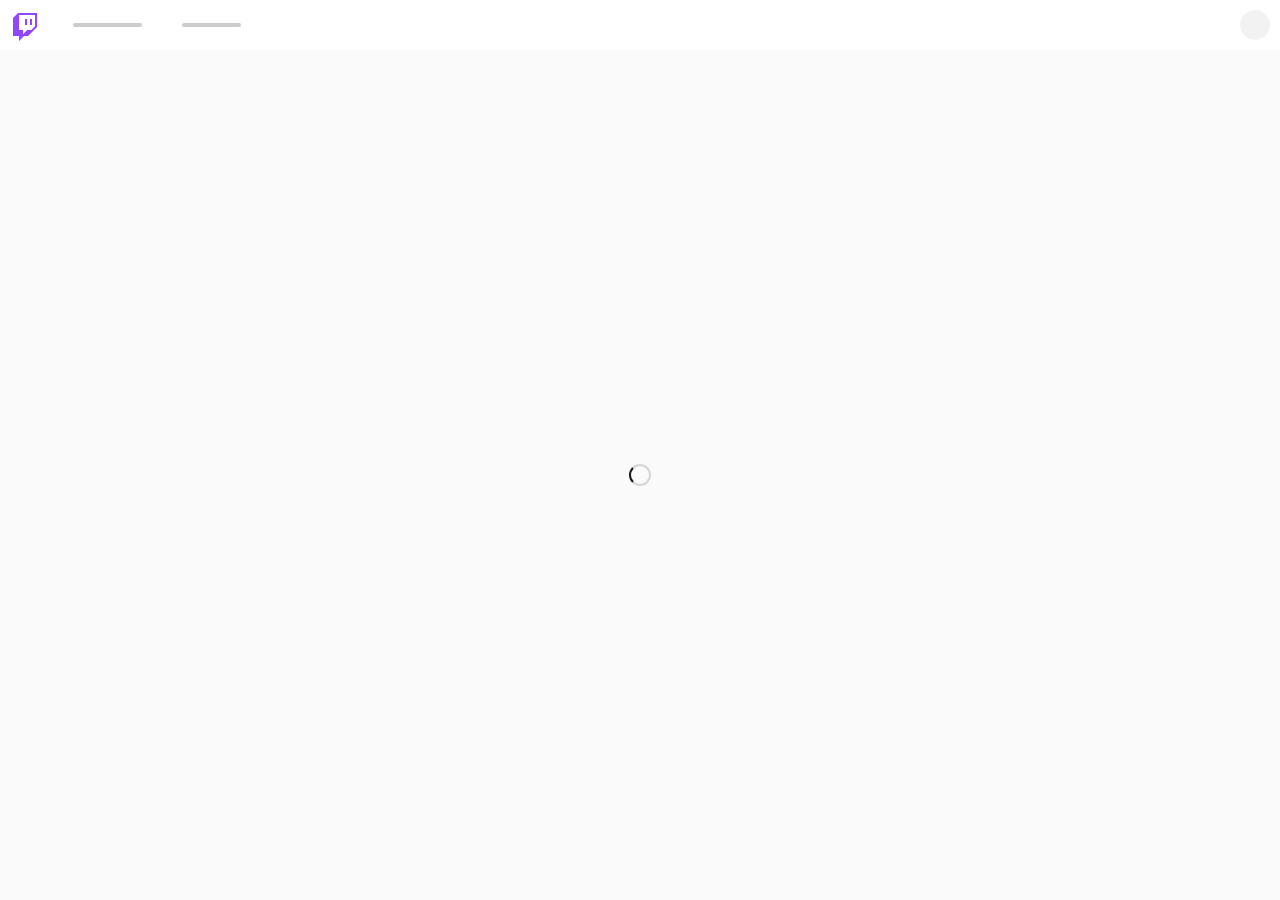
<file: GorkemCem.html>
<!DOCTYPE html><html class="tw-root--hover"><head><meta charset="utf-8"><title>Twitch</title><meta name="twitter:app:id:googleplay" content="tv.twitch.android.app"/><meta name="twitter:app:id:ipad" content="id460177396"/><meta name="robots" content="index"/><meta property="og:type" content="video.other"/><meta name="twitter:site" content="@twitch"/><meta property="al:ios:url" content="twitch.tv/rraenee"/><meta name="twitter:description" content="takılmaca günü / !discord / !instagram / !youtube"/><meta property="og:video:width" content="620"/><meta name="twitter:app:url:iphone" content="twitch.tv/rraenee"/><meta property="og:url" content="https://www.twitch.tv/rraenee?lang=de"/><meta property="og:video:height" content="378"/><meta name="twitter:app:name:ipad" content="Twitch"/><meta content="twitch.tv/rraenee" name="twitter:app:url:googleplay"/><meta property="al:ios:app_store_id" content="id460177396"/><meta content="Twitch" property="al:android:app_name"/><meta name="twitter:app:id:iphone" content="id460177396"/><link rel="canonical" href="https://www.twitch.tv/rraenee?lang=de"/><meta name="twitter:image" content="https://static-cdn.jtvnw.net/jtv_user_pictures/050dc666-c615-4ab0-a08f-749d6dc15faf-profile_image-300x300.png"/><meta property="fb:app_id" content="161273083968709"/><meta property="og:video:type" content="text/html"/><meta property="al:ios:app_name" content="Twitch"/><meta name="title" content="RRaenee - Twitch"/><meta name="description" content="takılmaca günü / !discord / !instagram / !youtube"/><meta property="og:description" content="takılmaca günü / !discord / !instagram / !youtube"/><meta property="og:site_name" content="Twitch"/><meta name="twitter:title" content="RRaenee - Twitch"/><meta content="https://player.twitch.tv/?channel=rraenee&amp;player=facebook&amp;autoplay=true&amp;parent=meta.tag" property="og:video"/><meta content="Twitch" name="twitter:app:name:googleplay"/><meta content="twitch.tv/rraenee" name="twitter:app:url:ipad"/><meta property="og:title" content="RRaenee - Twitch"/><meta content="summary" name="twitter:card"/><meta property="og:video:secure_url" content="https://player.twitch.tv/?channel=rraenee&amp;player=facebook&amp;autoplay=true&amp;parent=meta.tag"/><meta name="twitter:app:name:iphone" content="Twitch"/><meta property="og:image" content="https://static-cdn.jtvnw.net/jtv_user_pictures/050dc666-c615-4ab0-a08f-749d6dc15faf-profile_image-300x300.png"/><meta property="al:android:package" content="tv.twitch.android.app"/><link rel="alternate" media="only screen and(max-width: 640px)" href="https://m.twitch.tv/rraenee"/><link rel="alternate" hreflang="bg" href="https://www.twitch.tv/rraenee?lang=bg"/><link rel="alternate" hreflang="cs" href="https://www.twitch.tv/rraenee?lang=cs"/><link rel="alternate" hreflang="da" href="https://www.twitch.tv/rraenee?lang=da"/><link rel="alternate" hreflang="de" href="https://www.twitch.tv/rraenee?lang=de"/><link rel="alternate" hreflang="el" href="https://www.twitch.tv/rraenee?lang=el"/><link rel="alternate" hreflang="es" href="https://www.twitch.tv/rraenee?lang=es"/><link rel="alternate" hreflang="es-mx" href="https://www.twitch.tv/rraenee?lang=es-mx"/><link rel="alternate" hreflang="fi" href="https://www.twitch.tv/rraenee?lang=fi"/><link rel="alternate" hreflang="fr" href="https://www.twitch.tv/rraenee?lang=fr"/><link rel="alternate" hreflang="hu" href="https://www.twitch.tv/rraenee?lang=hu"/><link rel="alternate" hreflang="it" href="https://www.twitch.tv/rraenee?lang=it"/><link rel="alternate" hreflang="ja" href="https://www.twitch.tv/rraenee?lang=ja"/><link rel="alternate" hreflang="ko" href="https://www.twitch.tv/rraenee?lang=ko"/><link rel="alternate" hreflang="nl" href="https://www.twitch.tv/rraenee?lang=nl"/><link rel="alternate" hreflang="no" href="https://www.twitch.tv/rraenee?lang=no"/><link rel="alternate" hreflang="pl" href="https://www.twitch.tv/rraenee?lang=pl"/><link rel="alternate" hreflang="pt" href="https://www.twitch.tv/rraenee?lang=pt"/><link rel="alternate" hreflang="pt-br" href="https://www.twitch.tv/rraenee?lang=pt-br"/><link rel="alternate" hreflang="ro" href="https://www.twitch.tv/rraenee?lang=ro"/><link rel="alternate" hreflang="ru" href="https://www.twitch.tv/rraenee?lang=ru"/><link rel="alternate" hreflang="sk" href="https://www.twitch.tv/rraenee?lang=sk"/><link rel="alternate" hreflang="sv" href="https://www.twitch.tv/rraenee?lang=sv"/><link rel="alternate" hreflang="th" href="https://www.twitch.tv/rraenee?lang=th"/><link rel="alternate" hreflang="tr" href="https://www.twitch.tv/rraenee?lang=tr"/><link rel="alternate" hreflang="vi" href="https://www.twitch.tv/rraenee?lang=vi"/><link rel="alternate" hreflang="zh-cn" href="https://www.twitch.tv/rraenee?lang=zh-cn"/><link rel="alternate" hreflang="zh-tw" href="https://www.twitch.tv/rraenee?lang=zh-tw"/><link rel="alternate" hreflang="x-default" href="https://www.twitch.tv/rraenee"/><script type="application/ld+json">[{"@type":"VideoObject","@context":"https://schema.org","description":"takılmaca günü / !discord / !instagram / !youtube","embedUrl":"https://player.twitch.tv/?channel=rraenee\u0026player=facebook\u0026autoplay=true\u0026parent=meta.tag","name":"RRaenee - Twitch","thumbnailUrl":["https://static-cdn.jtvnw.net/previews-ttv/live_user_rraenee-80x45.jpg","https://static-cdn.jtvnw.net/previews-ttv/live_user_rraenee-320x180.jpg","https://static-cdn.jtvnw.net/previews-ttv/live_user_rraenee-640x360.jpg"],"uploadDate":"2021-08-12T17:01:24Z","publication":{"@type":"BroadcastEvent","endDate":"2021-08-12T21:01:24Z","startDate":"2021-08-12T17:01:24Z","isLiveBroadcast":true}}]</script><link rel="icon" type="image/png" sizes="32x32" href="https://static.twitchcdn.net/assets/favicon-32-e29e246c157142c94346.png"><link rel="icon" type="image/png" sizes="16x16" href="https://static.twitchcdn.net/assets/favicon-16-52e571ffea063af7a7f4.png"><link rel="dns-prefetch" href="https://api.twitch.tv/"><link rel="dns-prefetch" href="https://passport.twitch.tv/"><link rel="dns-prefetch" href="https://static-cdn.jtvnw.net/"><link rel="preconnect" href="https://api.twitch.tv/"><link rel="preconnect" href="https://static-cdn.jtvnw.net/"><script>!function(){var e,t,n,i,r={passive:!0,capture:!0},a=new Date,o=function(){i=[],t=-1,e=null,f(addEventListener)},c=function(i,r){e||(e=r,t=i,n=new Date,f(removeEventListener),u())},u=function(){if(t>=0&&t<n-a){var r={entryType:"first-input",name:e.type,target:e.target,cancelable:e.cancelable,startTime:e.timeStamp,processingStart:e.timeStamp+t};i.forEach((function(e){e(r)})),i=[]}},s=function(e){if(e.cancelable){var t=(e.timeStamp>1e12?new Date:performance.now())-e.timeStamp;"pointerdown"==e.type?function(e,t){var n=function(){c(e,t),a()},i=function(){a()},a=function(){removeEventListener("pointerup",n,r),removeEventListener("pointercancel",i,r)};addEventListener("pointerup",n,r),addEventListener("pointercancel",i,r)}(t,e):c(t,e)}},f=function(e){["mousedown","keydown","touchstart","pointerdown"].forEach((function(t){return e(t,s,r)}))},p="hidden"===document.visibilityState?0:1/0;addEventListener("visibilitychange",(function e(t){"hidden"===document.visibilityState&&(p=t.timeStamp,removeEventListener("visibilitychange",e,!0))}),!0),o(),self.webVitals={firstInputPolyfill:function(e){i.push(e),u()},resetFirstInputPolyfill:o,get firstHiddenTime(){return p}}}()</script><!-- WebTransport for https://www.twitch.tv --><meta http-equiv="origin-trial" content="AsYR3APx4TjnilxeYbr0Q1gPO2d68DCUnRdsAJlfj/B2XdvrYrQmhzqtojORQxox1iaD6lnIG4eiTViBmEGGYwYAAABmeyJvcmlnaW4iOiJodHRwczovL3d3dy50d2l0Y2gudHY6NDQzIiwiZmVhdHVyZSI6IldlYlRyYW5zcG9ydCIsImV4cGlyeSI6MTYzNDA4MzE5OSwiaXNTdWJkb21haW4iOnRydWV9"><link rel="dns-prefetch" href="https://gql.twitch.tv/"><link rel="dns-prefetch" href="https://cvp.twitch.tv/"><link rel="dns-prefetch" href="https://irc-ws.chat.twitch.tv/"><link rel="dns-prefetch" href="https://pubsub-edge.twitch.tv/"><link rel="dns-prefetch" href="https://static.twitchcdn.net/"><link rel="preconnect" href="https://gql.twitch.tv/"><link rel="preconnect" href="https://static.twitchcdn.net/"><link rel="preconnect" href="https://cvp.twitch.tv/"><link rel="search" type="application/opensearchdescription+xml" href="/opensearch.xml"></head><body><div id="root" class="root"><style>html{font-size:62.5%}body{font-size:1.2rem;background-color:#fafafa}.root,body,html{margin:0;overflow:hidden;width:100%;height:100%;display:-webkit-box;display:-ms-flexbox;display:flex;-ms-flex-direction:column;flex-direction:column;position:relative}body.dark-theme{background-color:#000}.shell-nav{background:#fff;height:5rem;width:100%;position:absolute;display:-webkit-box;display:-ms-flexbox;display:flex;-webkit-box-align:stretch;-ms-flex-align:stretch;align-items:stretch}body.dark-theme .shell-nav{background:#18181b}html.desktop-login .shell-nav{display:none}.shell-nav__logo{padding-top:1.3rem;padding-left:1.3rem;display:inline-block;margin:0}.shell-nav__logo svg{fill:#9147ff}body.dark-theme .shell-nav__logo svg{fill:#9147ff}.shell-nav__link{padding:2rem;display:-webkit-box;display:-ms-flexbox;display:flex;-webkit-box-pack:center;-ms-flex-pack:center;justify-content:center;-webkit-box-align:center;-ms-flex-align:center;align-items:center}.shell-nav__link-list{display:flex}.shell-nav__link::after{content:'';height:.4rem;background:rgba(0,0,0,.2);border-radius:2px}body.dark-theme .shell-nav__link::after{background:rgba(255,255,255,.2)}.shell-nav__link--discovery::after{width:6.9rem}.shell-nav__link--browse::after{width:5.9rem}.shell-nav__link--follow::after{width:7.6rem}.shell-nav__link--follow{display:none}body.logged-in .shell-nav__link--follow{display:-webkit-box;display:-ms-flexbox;display:flex}.shell-nav__ellipsis{width:5rem;display:-webkit-box;display:-ms-flexbox;display:flex;display:none;-webkit-box-pack:center;-ms-flex-pack:center;justify-content:center;-webkit-box-align:center;-ms-flex-align:center;align-items:center}.shell__svg--navmore{fill:rgba(255,255,255,.4);height:2rem}.shell-nav__search-container{-webkit-box-flex:1;-ms-flex-positive:1;flex-grow:1;display:-webkit-box;display:-ms-flexbox;display:flex;-webkit-box-align:center;-ms-flex-align:center;align-items:center}.shell-nav__search{display:none;width:100%;max-width:40rem;height:3rem;margin:0 1rem;background:rgba(255,255,255,.4);border-radius:2px}.shell-nav__user-card{width:5rem;display:-webkit-box;display:-ms-flexbox;display:flex;-webkit-box-align:center;-ms-flex-align:center;align-items:center;justify-content:flex-end;box-sizing:border-box}.shell-nav__user-card-avatar{margin-right:1rem;width:3rem;height:3rem;background:rgba(0,0,0,.05);-ms-flex-negative:0;flex-shrink:0;border-radius:50%}body.dark-theme .shell-nav__user-card-avatar{background:rgba(255,255,255,.05)}.shell-nav__user-auth{display:-webkit-box;display:-ms-flexbox;display:flex;-webkit-box-align:center;-ms-flex-align:center;align-items:center}body.logged-in .shell-nav__user-auth{display:none}.shell-nav__user-auth-button{display:-webkit-box;display:-ms-flexbox;display:flex;-webkit-box-align:center;-ms-flex-align:center;align-items:center;-webkit-box-pack:center;-ms-flex-pack:center;justify-content:center;height:3rem;margin-right:1rem;padding:.8rem;box-sizing:border-box;border-radius:2px}.shell-nav__user-auth-button--login{width:5.2rem}.shell-nav__user-auth-button--singup{width:6.1rem}.shell-nav__user-auth-button::after{content:'';width:100%;height:.4rem;border-radius:3px;background:rgba(255,255,255,.2);display:block}.shell-loader{width:100%;height:100%;display:-webkit-box;display:-ms-flexbox;display:flex;opacity:0;-webkit-box-pack:center;-ms-flex-pack:center;justify-content:center;-webkit-box-align:center;-ms-flex-align:center;align-items:center;padding-top:5rem;box-sizing:border-box;-webkit-animation:shell-display .1s linear;animation:shell-display .1s linear;-webkit-animation-delay:.3s;animation-delay:.3s;-webkit-animation-fill-mode:forwards;animation-fill-mode:forwards;overflow:hidden}html.desktop-login .shell-loader{padding-top:0;padding-bottom:1rem}.shell-loader__spinner{display:inline-block;width:2.2rem;height:2.2rem;margin:0 auto;padding:0;border-top:2px solid rgba(128,128,128,.3);border-right:2px solid rgba(128,128,128,.3);border-bottom:2px solid rgba(128,128,128,.3);border-left:2px solid #19171c;-webkit-animation:shell-loading-spinner 1s infinite linear;animation:shell-loading-spinner 1s infinite linear;border-radius:50%;box-sizing:border-box}body.dark-theme .shell-loader__spinner{border-left:2px solid #d9d8dd}@media screen and (max-width:1023px){.shell-nav__search{display:none}}@media screen and (max-width:767px){.shell-nav__link-list{display:none}}@-webkit-keyframes shell-loading-spinner{100%{-webkit-transform:rotate(360deg);transform:rotate(360deg)}}@keyframes shell-loading-spinner{100%{-webkit-transform:rotate(360deg);transform:rotate(360deg)}}@-webkit-keyframes shell-display{0%{opacity:0}100%{opacity:1}}@keyframes shell-display{0%{opacity:0}100%{opacity:1}}</style><script>function prefersDarkMode(){var e=window.CSS&&window.CSS.supports.bind(window.CSS)||window.supportsCSS;return!!(!!e&&(e("--f:0")||e("--f",0)))&&(window.matchMedia&&window.matchMedia("(prefers-color-scheme: dark)").matches)}-1!==document.cookie.indexOf("twilight-user")||-1!==document.cookie.indexOf("twilight-auth")?document.querySelector("body").classList.add("logged-in"):window.__twitchIntegrations&&window.__twitchIntegrations.app&&document.querySelector("html").classList.add("desktop-login"),("1"===localStorage.getItem("twilight.theme")||prefersDarkMode())&&document.querySelector("body").classList.add("dark-theme")</script><div class="shell-nav"><figure class="shell-nav__logo"><svg width="40px" height="40px" version="1.1" viewBox="0 0 40 40" x="0px" y="0px"><g fill-rule="evenodd"><path d="M19 6v6h-2V6h2zm-7 0h2v6h-2V6zM5 0L0 5v18h6v5l5-5h4l9-9V0H5zm17 13l-4 4h-4l-4 4v-4H6V2h16v11z"></path><path d="M18 17l4-4V2H6v15h4v4l4-4h4zM12 6h2v6h-2V6zm7 0h-2v6h2V6z" fill="#FFF"></path></g></svg></figure><div class="shell-nav__link-list"><div class="shell-nav__link shell-nav__link--discovery"></div><div class="shell-nav__link shell-nav__link--follow"></div><div class="shell-nav__link shell-nav__link--browse"></div></div><div class="shell-nav__ellipsis"><figure class="shell__svg--navmore"><svg width="20px" height="20px" version="1.1" viewBox="0 0 20 20" x="0px" y="0px"><path d="M4 8a2 2 0 1 1 0 4 2 2 0 0 1 0-4zm6 0a2 2 0 1 1 0 4 2 2 0 0 1 0-4zm6 0a2 2 0 1 1 0 4 2 2 0 0 1 0-4z" fill-rule="evenodd"></path></svg></figure></div><div class="shell-nav__search-container"><div class="shell-nav__search"></div></div><div class="shell-nav__user-auth"><div class="shell-nav__user-auth-button shell-nav__user-auth-button--login"></div><div class="shell-nav__user-auth-button shell-nav__user-auth-button--singup"></div></div><div class="shell-nav__user-card"><div class="shell-nav__user-card-avatar"></div></div></div><div class="shell-loader" data-a-target="shell-loader"><div class="shell-loader__spinner"></div></div></div><script>window.__twilightApproximatedFirstPaint=performance.now()</script><script src="https://p.twitchcdn.net/v3/polyfill.min.js?unknown&#x3D;polyfill&amp;flags&#x3D;gated&amp;features&#x3D;Array.prototype.find,Array.prototype.findIndex,Array.prototype.includes,default,fetch,Intl.~locale.en,Math.sign,Object.entries%7Calways%7Cgated,Object.values%7Calways%7Cgated,String.prototype.repeat,URL,HTMLCanvasElement.prototype.toBlob,IntersectionObserver" crossorigin="anonymous"></script><script src="https://static.twitchcdn.net/config/settings.a9a30570b590b2f04fb554bcd890fde7.js" crossorigin="anonymous"></script><script>try{var defaultSpadeEndpoint="https://spade.twitch.tv/track";window.__twilightBuildID="c21cb586-990a-47b8-8bd5-de493f5f0ca6";for(var entries=document.cookie.split("; "),cookies={},i=entries.length-1;i>=0;i--){var entry=entries[i].split("=",2);cookies[entry[0]]=entry[1]}function fetchlike(e){return"function"==typeof fetch?fetch("https://gql.twitch.tv/gql",e):new Promise((function(t,a){var o=new XMLHttpRequest;o.open("POST","https://gql.twitch.tv/gql"),Object.keys(e.headers).forEach((function(t){try{o.setRequestHeader(t,e.headers[t])}catch(e){console.error(e)}})),o.withCredentials="include"===e.credentials,o.onerror=a,o.onload=function(){var e={status:o.status,statusText:o.statusText,body:o.response||o.responseText,ok:o.status>=200&&o.status<300,json:function(){return new Promise((function(t,a){try{t(JSON.parse(e.body))}catch(e){a(e)}}))}};t(e)},o.send(e.body)}))}var vodID,channelName,authorization=cookies["auth-token"]?"OAuth "+cookies["auth-token"]:void 0,commonOptions={method:"POST",headers:{"Accept-Language":"en-US",Accept:"*/*",Authorization:authorization,"Client-ID":"kimne78kx3ncx6brgo4mv6wki5h1ko","Content-Type":"text/plain; charset=UTF-8","Device-ID":cookies.unique_id}},playerType="site",playerRoutesExact=window.__twilightSettings&&window.__twilightSettings.player_routes_exact||[],playerRoutesStartsWith=window.__twilightSettings&&window.__twilightSettings.player_routes_startswith||[],pathname=window.location.pathname.substr(1);-1===playerRoutesExact.indexOf(pathname)&&0===playerRoutesStartsWith.filter((function(e){return pathname.startsWith(e)})).length&&(pathname.startsWith("videos/")?vodID=(vodID=pathname.replace("videos/","").replace(/\//g,"")).startsWith("v")?vodID.substr(1):vodID:channelName=pathname.replace(/\//g,""));var query='query PlaybackAccessToken_Template($login: String!, $isLive: Boolean!, $vodID: ID!, $isVod: Boolean!, $playerType: String!) {  streamPlaybackAccessToken(channelName: $login, params: {platform: "web", playerBackend: "mediaplayer", playerType: $playerType}) @include(if: $isLive) {    value    signature    __typename  }  videoPlaybackAccessToken(id: $vodID, params: {platform: "web", playerBackend: "mediaplayer", playerType: $playerType}) @include(if: $isVod) {    value    signature    __typename  }}',bodyBase={operationName:"PlaybackAccessToken_Template",query:query};if(vodID){var body=JSON.stringify(Object.assign({},bodyBase,{variables:{isLive:!1,login:"",isVod:!0,vodID:vodID,playerType:playerType}}));window.__vat={contentType:"vod",id:vodID,playerType:playerType,request:fetchlike(Object.assign({},commonOptions,{body:body}))}}else if(channelName){body=JSON.stringify(Object.assign({},bodyBase,{variables:{isLive:!0,login:channelName,isVod:!1,vodID:"",playerType:playerType}}));window.__vat={contentType:"live",id:channelName,playerType:playerType,request:fetchlike(Object.assign({},commonOptions,{body:body}))}}var blob=new Blob(["data="+encodeURIComponent(btoa(JSON.stringify({event:"benchmark_template_loaded",properties:{app_version:window.__twilightBuildID,benchmark_server_id:cookies.server_session_id,client_time:Date.now()/1e3,device_id:cookies.unique_id,duration:Math.round(performance.now()),url:location.protocol+"//"+location.hostname+location.pathname+location.search}})))],{type:"application/x-www-form-urlencoded; charset=UTF-8"}),req=new XMLHttpRequest;req.open("POST",window.__twilightSettings&&window.__twilightSettings.spade_url||defaultSpadeEndpoint,!0),req.send(blob)}catch(e){console.error("Error in bootstrap script:",e)}</script><link href="https://static.twitchcdn.net/assets/core-9985fa5fe3afa4f8e51d.css" rel="stylesheet" crossorigin="anonymous"><script>!function(){"use strict";var e,a,s,t,n,o,c,p={},d={};function i(e){var a=d[e];if(void 0!==a)return a.exports;var s=d[e]={id:e,loaded:!1,exports:{}};return p[e].call(s.exports,s,s.exports,i),s.loaded=!0,s.exports}i.m=p,i.amdD=function(){throw new Error("define cannot be used indirect")},i.amdO={},e=[],i.O=function(a,s,t,n){if(!s){var o=1/0;for(d=0;d<e.length;d++){s=e[d][0],t=e[d][1],n=e[d][2];for(var c=!0,p=0;p<s.length;p++)(!1&n||o>=n)&&Object.keys(i.O).every((function(e){return i.O[e](s[p])}))?s.splice(p--,1):(c=!1,n<o&&(o=n));c&&(e.splice(d--,1),a=t())}return a}n=n||0;for(var d=e.length;d>0&&e[d-1][2]>n;d--)e[d]=e[d-1];e[d]=[s,t,n]},i.n=function(e){var a=e&&e.__esModule?function(){return e.default}:function(){return e};return i.d(a,{a:a}),a},s=Object.getPrototypeOf?function(e){return Object.getPrototypeOf(e)}:function(e){return e.__proto__},i.t=function(e,t){if(1&t&&(e=this(e)),8&t)return e;if("object"==typeof e&&e){if(4&t&&e.__esModule)return e;if(16&t&&"function"==typeof e.then)return e}var n=Object.create(null);i.r(n);var o={};a=a||[null,s({}),s([]),s(s)];for(var c=2&t&&e;"object"==typeof c&&!~a.indexOf(c);c=s(c))Object.getOwnPropertyNames(c).forEach((function(a){o[a]=function(){return e[a]}}));return o.default=function(){return e},i.d(n,o),n},i.d=function(e,a){for(var s in a)i.o(a,s)&&!i.o(e,s)&&Object.defineProperty(e,s,{enumerable:!0,get:a[s]})},i.f={},i.e=function(e){return Promise.all(Object.keys(i.f).reduce((function(a,s){return i.f[s](e,a),a}),[]))},i.u=function(e){return"assets/"+{29:"sites.sunlight.pages.community-roles-page",846:"features.video-player",869:"sites.sunlight.pages.home-page",1262:"pages.desktop-login",1368:"sites.sunlight.pages.content-collections-id-page",1777:"sites.spotlight.pages.empty-state.webcam",1814:"features.whispers.components.whisper-threads-bar",2062:"core.locales.da",2854:"sites.sunlight.pages.referral-analytics-page",2908:"pages.teams-landing",3227:"sites.sunlight.pages.community-activity-page",3633:"features.checkout-payments.components.checkout-form-modal",3667:"features.auth.components.change-username-modal",3773:"pages.subs.components.redeem-sub-page",4094:"pages.dashboard.components.live-page.components.cards.components.bounty-board",4462:"sites.spotlight.pages.media",4697:"pages.payments",4849:"sites.sunlight.pages.broadcast-page",4947:"pages.radio-beta.components.radio-beta-page",5e3:"player-core-variant-a",5007:"pages.desklight-mods.components.minecraft-mod-detail-overview",5298:"pages.moderation.components.landing-page",5300:"pages.desklight-mods.components.minecraft-profile-details",5661:"sites.radio.pages.radio-root",5906:"sites.sunlight.pages.drops-page",5958:"pages.drops",6083:"pages.desklight-mods.components.minecraft-profiles",6108:"pages.channel.components.channel-shell.components.watch-page-track",6178:"features.quick-actions.components.follower-only-chat",6318:"sites.dev.pages.overview-page",6787:"core.locales.ja",6960:"pages.desklight-mods.components.featured-addons",7054:"features.auth.components.rename-form",7072:"features.auth.components.auth-modal",7187:"sites.sunlight.pages.census-page",7382:"sites.sunlight.pages.stream-manager-page.components.chat",7546:"sites.sunlight.pages.stream-manager-page.components.stream-manager-tiles.components.session-tile",7758:"sites.dev.pages.company-overview",7845:"pages.teams-dashboard",7866:"features.onsite-notifications.test.mock-onsite-notifications",7956:"sites.sunlight.pages.content-video-producer-page",8003:"pages.provide-email",8182:"pages.dashboard.components.live-page.components.cards.components.stats",8322:"core.locales.el",8534:"pages.desklight-mods.components.available-games-page",8672:"sites.sunlight.pages.stream-manager-page.components.stream-manager-tiles.components.viewers-tile",8822:"pages.channel-collections.components.channel-collections-content",8899:"pikaday",8998:"sites.sunlight.pages.stream-manager-popout-page.components.active-mods-popout-panel",9026:"sites.dev.pages.bounty-board-campaign-page",9304:"features.chat-settings.components.chat-settings.component",9369:"features.video-player.components.overlays.offline-embeds-overlay.components.offline-schedule-segment",9582:"pages.desklight-my-games",9894:"sites.dev.pages.drops-v2.components.list-campaign",10454:"sites.dev.pages.root.components.default-root",10483:"sites.dev.pages.extension-create",10517:"sites.spotlight.pages.spotlight-root",10571:"sites.spotlight.features.drag-and-drop.panels.unban-requests",10791:"sites.sunlight.pages.settings-revenue-affiliate-rev-share-page",10811:"sites.sunlight.pages.settings-revenue-page",11063:"core.locales.zh-tw",11264:"sites.spotlight.features.drag-and-drop.panels.active-mods",11350:"sites.sunlight.pages.extensions.components.whitelisted-extensions-page",11442:"features.video-player.components.overlays.embed-upsell-overlay.components.upsell-overlay",11661:"features.quick-actions.components.clear-chat",12625:"pages.desklight-mods.components.game-root",13015:"pages.popout-predictions",13024:"sites.sunlight.pages.settings-revenue-hype-train-page",13109:"features.chat.components.chat-input.components.chat-mode-tray-managers.components.mobile-phone-verification-tray-manager",13337:"features.video-player.components.overlays.radio-content-promo-overlay.v1",13659:"features.chat.components.native-broadcast-notification",13807:"sites.sunlight.pages.stream-manager-page.components.stream-health-panel",14136:"features.stream-manager-hud.components.rerun-hud",14512:"pages.turbo-landing",14750:"features.support-panel.components.support-panel-container",15169:"pages.moderation.components.widgets.whispers.view",15170:"sites.spotlight.features.help.components.home-content",15194:"features.desktop.utils.logger",15399:"pages.popout-panel",15536:"core.locales.ru",15583:"sites.sunlight.pages.settings-channel-authorized-streamers-page",15878:"pages.channel.components.channel-shell.components.content-metadata.clip-metadata",15893:"sites.sunlight.pages.stream-manager-popout-page.components.hosting-you-popout-panel",16156:"pages.embed-chat",16241:"pages.verticals",16508:"pages.popout-poll.components.poll-page",16695:"sites.sunlight.features.user-menu.components.announcements-icon",16776:"pages.moderation.components.widgets.non-critical-widgets",16781:"sites.esports.pages.participant-competitions",16883:"core.locales.pl",16954:"sites.esports.pages.root.components.rivals-redirect",17192:"sites.dev.pages.extension-version-list",17467:"pages.subs.components.subs-landing-page",17526:"sites.spotlight.pages.stream-preview",17760:"sites.esports.pages.participant-competition",17995:"sites.sunlight.pages.settings-moderation-automod-page.components.automod-message-evaluation",18425:"pages.dashboard.components.live-page.components.cards.components.polls",19425:"features.desktop.components.desktop-notification-banner.component",19684:"sites.sunlight.pages.settings-channel-page",19868:"sites.sunlight.pages.root.components.user-extensions-root",20120:"sites.sunlight.pages.stream-manager-page.components.active-mods-panel",20179:"pages.settings.other-pages",20258:"sites.clips.pages.error",20561:"features.auth.components.auth-form.components.signup",20563:"sites.clips.pages.view",21357:"pages.directory-game",21709:"core.locales.ro",21998:"sites.sunlight.pages.channel-analytics-payouts-page",22017:"sites.dev.pages.extension-version-access",22180:"pages.friends",22526:"features.chat.components.orbis",22590:"sites.spotlight.features.drag-and-drop.panels.predictions",22897:"sentry",23576:"pages.unsubscribe.components.web-unsubscribe-page.components.web-unsubscribe-page-default",23665:"features.clips",23976:"sites.sunlight.pages.stream-manager-page.components.moderation-actions-panel",24269:"sites.esports.pages.versus-splash",24299:"pages.popout-poll.components.viewable-poll-page",24427:"sites.sunlight.pages.stream-manager-popout-page",24474:"sites.dev.pages.company-request-access",24485:"sites.sunlight.pages.stream-manager-page",24663:"sites.sunlight.pages.stream-manager-page.components.stream-manager-tiles.components.preroll-free-tile.preroll-free-tile-wrapper",25106:"features.tags.components.realtime-stream-tag-list",25225:"pages.settings.components.settings-addons-page.components.settings-addon-general-page",25800:"common.components.page-not-found",26178:"sites.spotlight.pages.alert",26226:"features.squad-stream",26280:"pages.dashboard.components.live-page.components.cards.components.stream-marker",26513:"features.sub-modal.components.sub-modal",26564:"sites.dev.pages.root.components.game-root",26632:"sites.sunlight.pages.stream-manager-page.components.quick-actions.components.gift-free-subs.components.gift-free-subs-modal",26685:"features.quick-actions.components.stream-marker.components.execute",27112:"features.desktop.components.desktop-update-banner",27556:"pages.channel.components.channel-root.components.channel-videos-overview-page.components.channel-videos-overview-content",27575:"features.auth.components.captcha.fun-captcha",27900:"sites.dev.pages.extension-version-status",28121:"sites.sunlight.pages.stream-manager-page.components.quick-actions.components.watch-party",28258:"pages.popout-chat",28714:"features.entity-disclosure.components.side-nav-disclosure.component",28972:"pages.dashboard.components.multiview-page.components.chanlets-tab",29006:"pages.subs",29156:"pages.desklight-mods.components.addon-details",29610:"core.locales.cs",29662:"features.whispers",29759:"core.locales.bg",29800:"pages.following.components.following-videos-page",3e4:"features.quick-actions.components.bounties.components.bounties-modal",30109:"pages.desktop-login.components.desktop-login-disclosure.component",30634:"sites.sunlight.pages.settings-revenue-celebrations-page",30755:"sites.sunlight.pages.settings-revenue-cheer-badges-page",30756:"pages.channel.components.channel-root.components.channel-videos-page.components.channel-videos-content",30758:"features.onsite-notifications.components.onsite-notifications.container",30954:"sites.sunlight.pages.settings-revenue-upgrade-terms-page",31144:"pages.channel.components.channel-shell.components.chat-shell.components.chat-clip",31317:"sites.sunlight.pages.stream-manager-page.components.quick-actions-panel",31668:"sites.sunlight.pages.settings-revenue-merch-by-amazon-page",31677:"features.chat-private-callouts.components.chat-private-callout-queue",31788:"features.quick-actions.components.chat-command-execute",31980:"pages.following.components.following-games-page",32100:"pages.esports-directory",32325:"pages.code-redemption.components.code-redemption-redeem-page",32386:"pages.search",32623:"features.subscribe-button.components.subscribe-button",32666:"sites.sunlight.pages.settings-moderation-permitted-chat-terms-page",32952:"features.quick-actions.components.manage-poll.components.poll-modal",33016:"sites.sunlight.pages.stream-manager-page.components.panels.unban-requests",33220:"sites.sunlight.pages.stream-manager-popout-page.components.moderation-actions-popout-panel",33291:"pages.streamer-studio.components.streamer-studio-page",33388:"pages.report-user-page",33709:"sites.sunlight.pages.stream-manager-page.components.stream-preview",33774:"features.video-player.components.overlays.offline-embeds-overlay.components.channel-info",34002:"pages.channel-schedule",34075:"pages.desklight-mods.components.installed-addons",34140:"features.upsell-bottom-banner.component",34262:"pages.dashboard.components.live-page.components.cards.components.stream-health.components.bitrates-chart",34442:"features.side-nav.components.upsell-center",34477:"pages.dashboard.components.live-page.components.cards.components.video-preview",34546:"pages.dashboard.components.multiview-page.components.simple-tab",34591:"sites.sunlight.pages.stream-manager-page.components.edit-stream-info",34869:"pages.desklight-mods.components.minecraft-mod-versions",34918:"vendor-react-dnd",35021:"features.quick-actions.components.stream-marker",35074:"features.entity-disclosure.components.entity-ellipsis-menu-item",35200:"sites.dev.pages.drops-v2.components.drops-v2-router",35715:"pages.following",35938:"pages.friend-requests",36338:"sites.spotlight.pages.countdown-timer",36418:"sites.sunlight.pages.settings-channel-trailer-setup-page.components.trailer-review-screen",36541:"features.verify-email",36681:"sites.dev.pages.root.components.extension-id-root",36931:"pages.broadcast",37191:"pages.app-download",37359:"pages.activate-device",37856:"core.locales.vi",37934:"pages.dashboard.components.multiview-page.components.teams-tab",37952:"sites.sunlight.pages.settings-moderation-blocked-chat-terms-page",38017:"sites.sunlight.pages.stream-manager-popout-page.components.unban-requests-popout-panel",38037:"features.quick-actions.components.host",38173:"features.provide-email",38303:"features.edit-broadcast-modal",38862:"features.quick-actions.components.manage-prediction",39029:"pages.desklight-mods.components.offline-minecraft-profiles",39038:"features.onsite-notifications.test.insert-test-data",39046:"pages.channel.components.channel-root.components.about-panel",39049:"pages.front",39097:"pages.moderation.components.dock.components.mode-management.whats-new.whats-new-modal",39175:"sites.sunlight.pages.community-followers-list-page",39290:"sites.sunlight.pages.settings-revenue-leaderboards-page",39970:"sites.dev.pages.extension-create-version",40114:"pages.moderation.components.widgets.followed-channels",40524:"pages.code-redemption.components.download-key-code-page",40690:"sites.sunlight.pages.settings-channel-managed-channels-page",41200:"pages.channel-clips.components.channel-clips-content",41237:"sites.sunlight.pages.settings-revenue-subscription-badges-page",41248:"features.quick-actions.components.extension",41472:"sites.sunlight.pages.stream-manager-page.components.activity-feed",41549:"pages.popout-dashboard-live-card",41666:"pages.desklight-mods.components.minecraft-profile-mods-detail",41729:"sites.dev.pages.drops-v2.components.campaign-create",41846:"features.report-user.components.report-user-modal.component",42161:"sites.sunlight.pages.stream-manager-popout-page.components.reward-queue-popout-panel",42168:"pages.dashboard.components.multiview-page.components.players-tab",42646:"pages.dashboard.components.live-page.components.drag-and-drop.components.card",42780:"features.stream-manager-hud.components.watch-party-hud",42860:"pages.dashboard.components.live-page.components.cards.components.video-producer",42950:"player-core-variant-b",43061:"features.auth.components.twitchguard.component",43286:"sites.sunlight.pages.settings-revenue-payout-onboarding-page",43774:"pages.account-recovery",43981:"pages.settings",44035:"sites.dev.pages.app-create-page",44190:"features.top-clips.components.clips-view-modal",44437:"features.quick-actions.components.host.components.host-modal",45166:"sites.esports.pages.organizer-overview",45505:"sites.sunlight.pages.stream-manager-page.components.stream-manager-edit-mode-menu",45572:"pages.dashboard.components.live-page.components.cards.components.stream-information",45578:"features.auth.components.change-password-modal",45600:"pages.bits-checkout",46397:"sites.sunlight.pages.stream-manager-page.components.predictions",46466:"pages.bits.components.bits-landing-page",46472:"pages.moderation.components.widgets.chat.components.panel-header",46768:"pages.settings.components.settings-notifications-page.components.desktop-notification-settings",47137:"pages.channel.components.channel-shell.components.chat-shell.components.chat-video",47308:"sites.sunlight.pages.stream-manager-page.components.quick-actions.components.watch-party.components.watch-party-modal",47462:"pages.dashboard.components.live-page.components.cards.components.extension-live-configure",47472:"sites.sunlight.features.user-menu.components.logged-out-user-menu",47529:"pages.dashboard.components.live-page.components.cards.components.chat",47800:"sites.sunlight.pages.stream-manager-popout-page.components.stream-health-popout-panel",47819:"pages.desklight-mods.components.browsable-addons",47957:"sites.sunlight.pages.stream-manager-page.components.reward-queue-panel",48407:"sites.sunlight.pages.settings-moderation-automod-page",48485:"sites.esports.pages.event-competition",48631:"sites.sunlight.pages.stream-manager-page.components.stream-manager-tiles.components.views-tile",48881:"sites.spotlight.features.mixer",48955:"features.unban-requests.components.unban-requests-list",49140:"features.activity-feed",49374:"features.desktop",49395:"core.locales.th",49469:"features.desktop.components.desktop-taskbar-manager",49514:"features.quick-actions.components.run-ad",49765:"pages.bits",49815:"pages.channel.components.channel-root.components.social-media-space",49902:"sites.spotlight.pages.hardware-unsupported",50099:"sites.sunlight.pages.viewer-rewards-emotes-page",50349:"sites.sunlight.pages.community-channel-points-settings-page",50512:"pages.following.components.following-hosts-page",50645:"pages.desktop-popout-player",50690:"sites.dev.pages.dashboard",51014:"core.locales.es-mx",51110:"features.dmca-strike-banner",51154:"sites.sunlight.pages.stream-manager-page.components.hosting-you-panel",51507:"sites.sunlight.pages.settings-revenue-payouts-page",51547:"features.channel-leaderboard",51737:"sites.spotlight.pages.overlay",51963:"features.support-panel.components.support-panel",51973:"sites.spotlight.features.drag-and-drop.panels.quick-actions",52132:"features.chat.components.viewer-card",52459:"features.chat.components.emote-card",52479:"pages.following.components.following-channel-page.components.following-channel-page",52508:"core.locales.fi",52517:"pages.front.components.rec-feedback-button",52679:"features.checkout-payments.components.checkout-modal",52759:"sites.dev.pages.extension-version-details",52894:"sites.dev.pages.bounty-board-campaign-manager-page",52950:"features.edit-profile.components.profile-image-picker",53215:"core.locales.de",53379:"features.quick-actions.components.raid",53664:"sites.dev.pages.drops-v2.components.reward-manager",53707:"features.report-user.components.report-content-notice.index",53714:"sites.dev.pages.organizations-overview",53857:"pages.all-tags",54142:"features.community-points.components.reward-center",54152:"features.quick-actions.components.squad-stream.components.squad-stream-modal",54181:"features.auth.components.email-verification",54575:"sites.sunlight.pages.stream-manager-page.components.quick-actions.components.edit-stream-info.components.edit-broadcast-modal",54667:"features.chat.components.chat-input.components.chat-replies-op-card",55684:"pages.multiview-stream",55701:"pages.partnership.components.partnership-signup-page",55767:"sites.sunlight.pages.stream-manager-page.components.stream-manager-tiles.components.followers-tile",56081:"pages.settings.components.settings-addons-page.components.settings-addon-game-specific-page",56112:"pages.settings.components.settings-addons-page",56172:"features.quick-actions.components.sub-only-chat",56184:"pages.moderation.components.context-bar.users-in-chat",56340:"sites.sunlight.pages.settings-moderation-bans-page",56376:"sites.sunlight.pages.settings-channel-auto-hosted-channels-page",56378:"pages.moderation.components.widgets.followed-channels.followed-channels-list",56893:"sites.sunlight.pages.channel-analytics-page",57299:"features.stream-manager-hud.components.squad-stream-hud",57429:"pages.desklight-mods.components.addon-details-changelog",57532:"amzn.Orchestrajs",57754:"sites.sunlight.features.user-menu.components.logged-in-user-menu",57776:"pages.front.components.hidden-content-notice.index",58049:"sites.dev.pages.drops-v2.components.drop-tabs",58395:"sites.sunlight.pages.stream-manager-page.components.stream-manager-tiles.components.bitrate-tile",58816:"features.quick-actions.components.rerun.components.rerun-modal",59006:"sites.sunlight.pages.stream-manager-page.components.streamer-ads-manager-panel",59043:"sites.dev.pages.extensions-list",59630:"sites.dev.pages.drops-v2.components.drops-settings",59736:"features.staff-console.components.toggle-checkbox",59814:"features.video-player.components.video-ads.video-ad-poll.container",60087:"pages.subs-checkout.components.subs-checkout-page",60373:"pages.dashboard.components.live-page.components.cards.components.squad-stream-card",60407:"sites.dev.pages.company-access-pending",60580:"sites.dev.pages.extension-analytics-page",60603:"sites.dev.pages.login",60941:"sites.sunlight.pages.stream-manager-popout-page.components.predictions-popout-panel",60950:"sites.spotlight.features.drag-and-drop.panels.automod-queue",61018:"sites.dev.pages.extension-version-assets",61344:"features.staff-console",62294:"sites.dev.pages.extension-version-root",62523:"sites.sunlight.pages.stream-summary-page",62631:"sites.sunlight.pages.channel-analytics-referrals-page",62948:"sites.sunlight.pages.stream-manager-page.components.quick-actions.components.gift-free-subs",63193:"sites.sunlight.pages.community-channel-points-rewards-page",63460:"sites.dev.pages.games-list-page",63476:"features.badges.components.chat-badge-carousel",63511:"features.quick-actions.components.emote-only-chat",64048:"features.onboarding.components.onboarding-modal",64080:"features.quick-actions.components.raid.components.raid-modal",64151:"pages.desklight-mods.components.mods-goodbye",64282:"sites.dev.pages.app-edit-page",64766:"sites.sunlight.pages.bounties-page",65092:"features.bits",65114:"pages.unsubscribe.pause-your-sub.components.web-unsubscribe-page.web-unsubscribe-page-pause",65487:"sites.spotlight.pages.telestrator",66194:"features.chat.components.stream-chat",66326:"pages.desklight-mods.components.minecraft-profile-overview",66344:"sites.sunlight.pages.settings-channel-trailer-setup-page.components.trailer-review-screen.components.trailer-review-thumbnail-select.thumbnail-edit-modal",66428:"features.auth.components.phone-number-with-format.component",66536:"pages.email-unsubscribe",66545:"pages.user",66664:"sites.dev.pages.apps-list-page",66747:"pages.channel.components.channel-shell.components.home-live-player-overlay",66774:"features.chat.components.chat-room.components.acknowledge-unban-request-prompt",67251:"sites.spotlight.features.drag-and-drop.panels.reward-queue",67393:"core.locales.pt-br",67881:"features.community-points.components.flame-animation",68444:"core.locales.sv",68495:"core.locales.pt",68597:"sites.sunlight.pages.settings-revenue-subscription-ticket-page",69112:"sites.spotlight.pages.onboarding",70017:"core.locales.hu",70274:"pages.channel.components.channel-shell.components.home-offline-hero",70476:"core.utils.challenge-link.modal",70689:"pages.desklight-mods",70836:"pages.desklight-mods.components.minecraft-mod-detail",70986:"sites.sunlight.features.user-menu.components.changelog-modal",71175:"features.quick-actions.components.squad-stream",71357:"sites.sunlight.pages.channel-analytics-notifications-page",72033:"sites.dev.pages.root.components.extension-root",72228:"features.desktop.components.network-integration-manager",72285:"pages.channel.components.channel-panels",73348:"features.emote-picker",73611:"pages.channel-videos.components.filterable-video-tower.component",73873:"sites.sunlight.pages.content-command-center-page",74096:"sites.sunlight.pages.settings-channel-trailer-setup-page",74128:"features.desktop.components.desktop-toast-manager",74222:"core.locales.zh-cn",74487:"sites.spotlight.pages.x264-options",74498:"pages.desklight-mods.components.addon-details-versions",74819:"pages.channel.components.channel-shell.components.lower-home-header",74857:"sites.sunlight.pages.content-clips-channel-page",75143:"pages.moderation",75616:"pages.directory-game-clips",75922:"sites.sunlight.pages.achievements-page",75959:"features.chat.components.new-chatter-ritual",76517:"pages.dashboard.components.live-page.components.cards.components.stream-delay",76591:"sites.sunlight.pages.root.components.extensions-root",76855:"sites.sunlight.pages.community-channel-points-page",77149:"features.quick-actions.components.clip-that",77296:"pages.squad-stream",77487:"pages.settings.components.settings-sidecar-page",77671:"features.consent.components.gdpr-consent-modal",77701:"sites.sunlight.pages.content-clips-page",77822:"pages.popout-poll.components.admin-poll-page",77829:"features.checkout-payments.components.checkout-success-modal",77873:"features.mobile-phone-verification.components.tracked-verify-phone-number-modal",78134:"pages.desklight-mods.components.addon-details-screenshots",78293:"sites.clips.pages.create",78743:"sites.sunlight.pages.stream-manager-page.components.quick-actions.components.extension.components.extension-live-configure",78762:"core.locales.ko",78928:"sites.sunlight.pages.settings-revenue-view-terms-page",78930:"pages.partnership",78945:"pages.subscriptions-management",79043:"pages.settings.components.settings-minecraft-page",79225:"sites.sunlight.pages.stream-manager-page.components.quick-actions.components.stream-delay.components.stream-delay-modal",79252:"features.chat.components.extension-message-card",79692:"sites.dev.pages.bounty-board-dashboard-root",79710:"sites.spotlight.features.help.components.help-form",79852:"core.locales.no",79996:"core.locales.es",80141:"features.video-player.components.overlays.radio-content-promo-overlay.v0",80441:"vendor-react-mosaic-component",80455:"sites.sunlight.pages.settings-stream-page",80505:"core.locales.en-gb",81305:"pages.moderation.components.popout-widget-page",81399:"features.quick-actions.components.manage-poll",81839:"pages.watch-party.components.watch-party-player",81918:"pages.code-redemption",82012:"pages.channel-about",82014:"features.quick-actions.components.quick-actions-store-modal",82064:"sites.esports.pages.competitions",82119:"sites.dev.pages.logout",82145:"sites.esports.pages.organizer-competition",82527:"pages.channel-points-reward-queue",82532:"vendor-react-image-crop",82735:"features.side-nav.components.upsell-center.component",82874:"sites.sunlight.pages.stream-manager-page.components.stream-manager-tiles.components.sub-points-tile",83380:"pages.channel.components.channel-shell.components.content-metadata.stream-metadata",83418:"pages.channel-home",83495:"pages.copyright-claims-form",83534:"pages.dashboard.components.live-page.components.cards.components.activity-feed",83904:"features.quick-actions.components.clip-that.components.execute",83974:"pages.watch-party.components.watch-party-infobox-with-query",84230:"moment",84326:"pages.moderation.components.widgets.player.footer",84480:"core.locales.fr",85050:"pages.directory-game-videos",85184:"core.locales.it",85444:"pages.front.components.recommended-content.components.entity-disclosure.component",85520:"sites.sunlight.features.viewer-card-layer-wrapper",85725:"pages.dev-only",86562:"pages.popout-dashboard-live-card.components.popout-card",86637:"pages.password-reset",86781:"pages.channel-points-signup",86883:"features.quick-actions.components.run-ad-execute",87094:"features.radio.components.content-promo-popup",87128:"features.auth.components.standalone-auth-pages",87259:"sites.esports.pages.create-competition",87350:"pages.unsubscribe",87353:"sites.sunlight.pages.content-copyright-claims-page",88182:"sites.sunlight.pages.stream-manager-page.components.quick-actions.components.stream-delay",88192:"pages.channel.components.channel-shell.components.content-metadata.video-metadata",88357:"pages.desklight-mods.components.minecraft-profile-content",88394:"sites.sunlight.pages.stream-manager-popout-page.components.automod-queue-popout-panel",88442:"pages.desklight-mods.components.offline-games",88541:"features.quick-actions.components.reward-queue-popout",89017:"sites.sunlight.pages.content-video-producer-highlighter-page",89208:"pages.following.components.following-live-page",89240:"features.chat.components.viewer-card.viewer-card-mod-logs",89419:"sites.sunlight.pages.stream-manager-page.components.automod-queue-panel",89636:"features.subscribe-button.components.gift-tier-tabs",89994:"pages.desklight-mods.components.minecraft-profile-browse-content",90096:"vendor-libphonenumberjs",90914:"features.chat.components.chat-input.components.chat-replies-message-card",91130:"vendor-moment",91527:"core.locales.sk",91606:"sites.sunlight.pages.content-collections-page",91669:"vendor-chartjs",92042:"sites.dev.pages.organization-roles",92087:"pages.subs.components.subs-broadcaster-page",92406:"pages.channel-videos",92638:"sites.spotlight.features.editor.components.scene-editor",92692:"features.chat.components.chat-command-handlers.component",92703:"sites.sunlight.pages.stream-manager-page.components.stream-manager-tiles.components.subs-tile",92813:"sites.sunlight.pages.settings-moderation-page",93164:"sites.dev.pages.extension-asset-hosting",93299:"pages.channel.components.channel-shell.components.home-videos-edit",93562:"features.auth.components.auth-form.components.facebook",93604:"pages.desklight-mods.components.addon-details-description",93791:"sites.dev.pages.game-analytics",93890:"pages.dashboard.components.live-page.components.cards.components.stream-health",93987:"features.community-points.components.reward-queue-view",94007:"features.quick-actions.components.rerun",94223:"sites.dev.pages.extension-monetization",94513:"pages.settings.components.settings-desktop-page",94771:"sites.sunlight.features.user-menu.components.logged-in-user-menu.components.help-menu",95025:"sites.sunlight.pages.stream-summary-referrals-page",95174:"features.chat.components.bounty-board-notification",95636:"sites.dev.pages.extension-authentication-settings",95894:"features.auth.components.auth-form.components.login",95961:"sites.sunlight.pages.root.components.popout-root",96036:"core.locales.nl",96044:"sites.spotlight.features.drag-and-drop.panels.audio-mixer",96174:"pages.channel.components.channel-shell.components.chat-shell.components.chat-live",96480:"sites.sunlight.pages.settings-channel-trailer-setup-page.components.trailer-select-screen",96629:"sites.sunlight.pages.content-copyright-claims-id-page",96698:"pages.popout-extension",96883:"pages.not-me",97402:"pages.popout-viewer-card",97443:"player-core-base",98309:"features.video-preview-card.components.video-preview-card-restriction",98664:"pages.browse.components.browse-root-page",98669:"features.video-player.components.overlays.embed-upsell-overlay.components.hover-overlay",98745:"sites.dev.pages.sandbox",98768:"features.quick-actions.components.stream-marker-with-title",98921:"sites.spotlight.pages.chat-widget",98944:"sites.esports.pages.participant-overview",98982:"core.locales.tr",99019:"pages.moderation.components.context-bar.channel-actions",99127:"features.channel-celebrations.components.purchase",99205:"features.chat-community-highlights.components.community-highlight-stack-manager",99293:"sites.dev.pages.extension-capabilities",99552:"features.chat.components.chat-viewers",99619:"pages.channel.components.channel-root.components.social-media-space.component",99629:"features.quick-actions.components.bounties",99657:"pages.desklight-mods.components.minecraft-browse-modpacks",99731:"features.whispers.components.threads-display",99765:"pages.channel.components.channel-root.components.video-description.components.video-delete-modal",99921:"pages.desklight-mods.components.minecraft-profile-mods"}[e]+"-"+{29:"c3b4dc875bb485e47b28",846:"8e31e2240470b5eff050",869:"c4a82ba10b11699fe669",1262:"951a2fbdd90f825ae53b",1368:"c30a431b03cfbfab160c",1777:"5d3f781ee0aaa2051fd0",1814:"18cc33b9f7ebc3bccb9b",2062:"e10beeb1ffa5f55c5d3a",2854:"21bf9bc4c89bbd354da5",2908:"b7172b36854bbbdaa3e0",3227:"1333b234ccf23ce159de",3633:"b74d3d4d682eace97f77",3667:"5721b8473c96b917dce5",3773:"6d3c11c98270a1c12a08",4094:"0b4ac6a38a917f05833b",4462:"008c354b263459f0b4d5",4697:"b1ad1dc5b94f3966b7e3",4849:"5678fd6d77f75fa97208",4947:"92ec40e679e3a5c37b82",5e3:"b08a896d72048fb1dbfe",5007:"5e170bc50f7097f8a4e3",5298:"c635863bf692a31df379",5300:"dbd1b41f697d8951e429",5661:"81b9bd3dadc7e8c7dacf",5906:"058344cfde07b41e6d56",5958:"a7c02a9433be3793aa77",6083:"6b2486480feba2f1b8c3",6108:"a4c2500d06ae49b0b755",6178:"c140c7d25ba66a7e67f8",6318:"615adec797b8b4ae8cc4",6787:"2cb4a05df3236b75b3cb",6960:"e9e54b0cf9da90d9f92e",7054:"677e725bcf2085813230",7072:"4d5e0027571875634012",7187:"ef38fdf7a9e5ee73d5c5",7382:"c5d4582e9527e4f3d231",7546:"339aefe17f920e2c1352",7758:"7cd5f4d3be15feb93f57",7845:"10003a043a37fe8707c2",7866:"a2301e3e318d1c7e76ac",7956:"cfccf4add0c9021d726c",8003:"4ba5d7b7bc67334a0ccd",8182:"e9ad713bff38afe4bae9",8322:"b3a611ad79ebf879861b",8534:"b280f06c207ab72d3429",8672:"590587ffa8ae24880c1a",8822:"9b7123b516d469f902a3",8899:"2ecfc5df8bb9ceddc5ef",8998:"84dae1b18f889d69c855",9026:"6d0d3f218169ec73ec75",9304:"9d1a55e74966b1b055c9",9369:"bb53012dc8731125bddd",9582:"49eb41cb1e4ac4b6d28b",9894:"761d45ba71b79722cc34",10454:"8924d96f14852d912bb3",10483:"0843d00e2d8bd3af2d7c",10517:"55f6657a3652ae1b7518",10571:"5a481a8ce3a33aad4dc3",10791:"6d0f4fa9c63ed7ca527c",10811:"263ecca035eb743ab023",11063:"c06f36cbfc56bf8060d4",11264:"18f71f100f5c39cc8301",11350:"40a528d46518b04b432c",11442:"101714dcb2cac912c48f",11661:"cea63e9f93d93d661b72",12625:"a639bf8c68ebe3f3e310",13015:"e692fc28079cd3d70b75",13024:"83c6241e1e13a088ddec",13109:"1dc8306e8b82d6c28aa5",13337:"5afa438a15d950aa9ce9",13659:"12cfb5648c988e96b347",13807:"f5eef1e47da025c24a10",14136:"f01b092ac8f520566a08",14512:"bcad7c2d78b96fd3904f",14750:"50cf0cbd74400e44c755",15169:"abcea8bdab53ea7d4409",15170:"bfe11d66d256021f94a1",15194:"b113cbf71e693ec8186e",15399:"9d1bd0ab87d594a45fa2",15536:"82a79941d91d67db7f45",15583:"cc043c094198205e1044",15878:"e16c423b3f84a6815870",15893:"0c82bed9f5984ebd2f1f",16156:"aea5b01e85cf45c5a41d",16241:"cc658c0eb29e8ee365f8",16508:"a29b98f22291e8565cc7",16695:"6e409734132ca735da08",16776:"aced64d0d2aebdcce88d",16781:"ecf4fa70cbc05d2e914a",16883:"a51659c6a1a21a8981df",16954:"3853bc64242016cdd34f",17192:"f7f52a1d8c2e9235bdf0",17467:"0f769e54a8c3c9afc9fd",17526:"a0e38c4c1bd49d5f230c",17760:"e4f038643509cc3e0816",17995:"b27d65e3be94333d6827",18425:"8ce3e3f34d3f070dfb5c",19425:"c41c141436ac56e4b1d8",19684:"cfa2cfe7d2fb72729bdd",19868:"342fe4c45a6a91b7b0ac",20120:"1583852c58ef32ce9397",20179:"8216233b2d270a4dc169",20258:"bb774acf856dd1de9ea3",20561:"028113c2610871625cc7",20563:"27d999549b5c6f68ffae",21357:"53e8a3211030464cac67",21709:"357c2e365bfc37c8fdc3",21998:"405147ef34e26910ef19",22017:"08d10feb8bada7f98547",22180:"3e81a138b09e40dedb44",22526:"21ec95a0052c8c6bdc50",22590:"f12f872d4910d587aa12",22897:"ba2b8dd7e22b598ae06c",23576:"a8329dafaa370727ec15",23665:"983b1ed51c15549ea4de",23976:"2ef4a35b073f39d3faa3",24269:"00ccf99fec77750bcd5b",24299:"789591419a566baa144d",24427:"6a8cd6803c780f028a59",24474:"09e0f6e2bbdf1e3ca3ff",24485:"1548c0d9899cf3b00ea5",24663:"bfd11f7a61aaf46f67b2",25106:"730376ce041322d56d73",25225:"5cab6759768cd72af349",25800:"670e6addb8086a6d1d8a",26178:"1bfa56d0071cdcfadf3c",26226:"3e65b666ccde942048cd",26280:"0b62dce6631139fc8b31",26513:"87a842748e0cbc570223",26564:"093824710f005170265d",26632:"e2d5bcc1044f7bbe8d62",26685:"19730a1d1816a5bb4f0c",27112:"fbb048bfbe4be27ae2ce",27556:"fe24848daa2ee6e88764",27575:"3ffa460c3e1c24fa6871",27900:"e2e0f913ee30eaf290ec",28121:"d663d94d19deed3e84ac",28258:"35af923691c7d6f5a7fb",28714:"4e88d623c676f8367103",28972:"96702eb46acd9685cb41",29006:"b080cf088c47edf7d1a2",29156:"ba29ae709a3232f79ace",29610:"d62b57845da67ef0a62c",29662:"af3e021408f71384b582",29759:"d02a09149c88867c521b",29800:"58b35f4703c0060bd3f2",3e4:"b2e8bda0eeb8a139eb73",30109:"b56fdc5bb2f9d1636cd7",30634:"15f4ca534eee1b91c81a",30755:"eacd2e97202cb1c62f71",30756:"ffeecd3c2ca3de44d9b6",30758:"77177c67be895c534334",30954:"b48759d142efb676d1ad",31144:"7203366f7e3be2723b1b",31317:"00d54c3432271a74d40c",31668:"fb4567fac5b521b62c14",31677:"9329d910bae3a050a1c9",31788:"e2861c017b33022e026f",31980:"55b8ee8160f6b8d7d748",32100:"9bde001562c3e34948b3",32325:"b449e3e0cb09998a0f4f",32386:"76ef9270700dbf218eb5",32623:"8ba6edc805f83b8baeab",32666:"ec6b28a618be44da2b64",32952:"b5ba4251cbc9a0d41cb5",33016:"f1e3cd4c4ff774feaa30",33220:"3bf0449e305369b7a1a1",33291:"6c82ccd227a14c75e49a",33388:"127e78e0f2e3d53180a5",33709:"4ab354babbc9d6424cad",33774:"0fb09a3417ad25d15f5b",34002:"0031704269e50c27b913",34075:"812ec7678fe53c5885c1",34140:"ea314f5253dbeec34a0c",34262:"44085e4329f8711a6298",34442:"c17323569205d3b5d47b",34477:"2664cfcd63397bd94407",34546:"2398880dd9aa619cc1b3",34591:"6fc0bc946ae3829e38c1",34869:"cd8f34d61c20a9c4d7e0",34918:"3efaaa357626448c7ef3",35021:"23264ac20ed9e1b206e4",35074:"ade839391ec63f59a82e",35200:"d96ce5094036d331e265",35715:"c0d54142971dc755ff8a",35938:"5c05b779fcd590b57cc5",36338:"53e126fb33d6129b3ade",36418:"25cff2e1746380a5ecb3",36541:"b207cd04dda651639c8a",36681:"4e6365e8d0c382f09f07",36931:"be120613eb9e61b51d02",37191:"c794b9fe0e2eddac92f0",37359:"be37cccde43f8ef66630",37856:"b93d8e33614f6c5e2717",37934:"9e2239bb1c81c6a7f703",37952:"8ee6ce6a5b342b9c8158",38017:"5f7682a3d0996b185e7f",38037:"189be783998f8f255aa5",38173:"26fd7ece16cb35fc3629",38303:"561ab9a1887c3b587f0f",38862:"3f52e0366439e3b0f051",39029:"45fac8f109009630b0f4",39038:"3a40b7c7fbdd56594cd0",39046:"c0e11b49908ebc6d4114",39049:"f3e941a9a7f4d7b1658b",39097:"4e120b809c4bf1319bba",39175:"d1c45d40752036728505",39290:"332fdddf089c93d4c477",39970:"9f9fb8a9a2618f15c39c",40114:"a173fa56503752671b17",40524:"5e736e1e7ae5ccc9dfc5",40690:"6eea2bac0b90811c4992",41200:"e10c4f4fa68817ef16c6",41237:"6f757993eb52e577a997",41248:"77009d321e22499fb5ee",41472:"3533fac4213bd03ac668",41549:"d724809546c25cf6b596",41666:"fac6bf4dc1884cded363",41729:"39b95413e0f412368bc9",41846:"db3fea4b00d4000b6fad",42161:"f1c90bf8ffedb9901f66",42168:"783ac7f3ebc2f66ff4fc",42646:"50378f3738e8e791c3aa",42780:"7b477cae5a941c622198",42860:"859a8d2e7d4de67c70be",42950:"dfc7db286a19e97dbe72",43061:"2e15d321e864623cc528",43286:"bba7c63140a685cbaed0",43774:"d16575c265eaf6de909d",43981:"f1e375a393cd437216be",44035:"341795d135f8d5ef7f0e",44190:"6347b6d70a6776c93985",44437:"add96ce9067b63077349",45166:"bef89edb64c33129ccc2",45505:"e6a7a58b77e45806385e",45572:"427342f41a8dfd3e367a",45578:"4c228e48f1d1ddbcc071",45600:"920801b5183bc3dea9b0",46397:"3b8e183fa2b58dc936f3",46466:"5b2626f689651bf385a8",46472:"09c6752c129e235bf2a5",46768:"ce7cd6219a2971cc6328",47137:"e3f95d2e6e2705e2578e",47308:"24e609a62d2fedb02e81",47462:"4d5eca8fee907863f113",47472:"ef08d335f8b634b48008",47529:"06b1609285a0e2caf92e",47800:"89aac134e692e8aa7ee1",47819:"c83afef8f27d53d4ce5f",47957:"5e20cf0db79ed28a8d5a",48407:"debb8fb4493f58edef1a",48485:"b169ac72e204a83a4935",48631:"179e460907d80484d4dd",48881:"7b0bbcffd6702bad807a",48955:"95618c181d706619a72f",49140:"d37d7bc183c046928546",49374:"e18de67e5d733939c3d8",49395:"84d5ac8d4ab896a0120f",49469:"968ad20c0f947833c975",49514:"61a2c8892f7e1287a023",49765:"623091a402ccbed11b76",49815:"2db098b9ca6b4ef8237b",49902:"bcb33e7064e89ca3d31c",50099:"7e47b2382b2eb637e779",50349:"ae425628068d1848192f",50512:"02e0fc658d36e9f8c000",50645:"b9ea272a3f4cac6670f4",50690:"ef4231d5e1ad5bc6cce0",51014:"256dc0a3150d91b9d2e3",51110:"0cb173c4465f812dadf6",51154:"9ad0729e90dad58f059c",51507:"599b08672823431d9f46",51547:"814750c8dadaf1229c44",51737:"73187a49dba7d8993b54",51963:"e5e60bfa5a66f4191ab4",51973:"9180cebc8ed1f35b133d",52132:"879b9765c4318edf51c3",52459:"7d4dd4ada70b71cf7541",52479:"1f1ed5dabcb940ab686c",52508:"8a83208c9a1510c1f585",52517:"86e747313f0ffc0d9a02",52679:"9164191f5be925f57652",52759:"86bfe6c22efaf5bef75b",52894:"3118d6d783f014d91ef1",52950:"02105d7981c06f814c43",53215:"20ea03537e026a5c975b",53379:"b2a094b0c92d4389809d",53664:"0dec7a29c9c74fa24c4b",53707:"4e27bd2608d3ac0083b2",53714:"4f7446321131ddd1b475",53857:"e4476802d3f3039ea8ab",54142:"acdee5e9b506f4911db2",54152:"fcc0ffb05b1c0c6021c6",54181:"ee56e806ea2b4afc7f9d",54575:"073b84f09794cecc2761",54667:"df582f1c3239af754647",55684:"e9ba60058cbbe4b15139",55701:"8b1f4d191618a3e6f6b8",55767:"7560e025f3c746e178b9",56081:"50dd23caa58092ee985b",56112:"e1f382e2a4fbc8b1a226",56172:"cc1a6ab562a2a7301630",56184:"49646260d289a0cd22d7",56340:"52099a991715121241b6",56376:"1a76d852ec90626f7a64",56378:"f21b922d1b064a9ef301",56893:"48f5b4463ccd045ab79c",57299:"39c37b0733d2188a465e",57429:"8cf3354a76e06ccdf13d",57532:"dc78b05db970fd3974fb",57754:"bc4619e3b55fd20b3b17",57776:"195d34c07c04fc113efb",58049:"a3ee35a5138c591c6a45",58395:"38dfbca9451aad73ca6a",58816:"994c6f1203c88abe65dd",59006:"288478ffcff152bb327e",59043:"00e0972b6d57e0916c28",59630:"873e07e7c112ccbc1965",59736:"2d1af882d1cd40562010",59814:"1c1d4f6057edd084cfd0",60087:"f1af05f604a1b550081c",60373:"b39e82b939730f0ccc18",60407:"4f800c220b69b96e9c28",60580:"125cb0b1c33ca283028a",60603:"30034e3fddcd9e094604",60941:"404ad24d44a96be711b9",60950:"1c47b75e97877f491103",61018:"18bf27a5c4440b1c0c8e",61344:"706174c8e2947c03d57e",62294:"37ca35be8450e0fce975",62523:"3fd782be8c7813ccba14",62631:"dd3c19e3ef314deb437c",62948:"0f1ecfed9201bed6d6cc",63193:"e50783d1c6eb99c7d9a5",63460:"3fe372e03bb8fe3f75c1",63476:"c8a0887132dd81119b97",63511:"7291326c8a6986766f8b",64048:"1d733355d75072cb2657",64080:"b3b2e4239176c1187f91",64151:"08ee4170dd34a9516834",64282:"b1f22ef939071c8d2cb7",64766:"ff8f4063b3f856d0e681",65092:"2ec81a5f591d6f9e805e",65114:"96f732f517a14bfcded5",65487:"1ec91cdc9cf513b4e195",66194:"168a34e960e1edb23baa",66326:"e38a97812cd062706d82",66344:"dcd9a50a5bcc71af3ed6",66428:"e6def17ab146651a5630",66536:"e5e6959338e92d2ea9ea",66545:"f55192d32b19db23dbc7",66664:"9a528ca1dfb812a6ed3a",66747:"0fc5a04f0422420f7540",66774:"f60b570d07e745c2bbdc",67251:"e702ff2360d053b949e2",67393:"2dea9f1665367dcf476c",67881:"86d2ba4a56cd106652ca",68444:"bdf9fe3f5c8eebb28b2f",68495:"eaf2f283bc8fb7193fe4",68597:"2a91c558677c10a9963e",69112:"bbd1592dc6bf85f00afc",70017:"2de65f8012fcce61684c",70274:"07fe3fbb829b882acf1a",70476:"e4b0d06536ef148531c3",70689:"c0ef0a61d1815b164003",70836:"1f39253a0272e18a1fc8",70986:"50bf0886cdf1d35eaad9",71175:"3e120a1069a9a65088b4",71357:"af3158e0d3f6a4d9ea20",72033:"13985d02d36d9ea8c6e9",72228:"0536f98c20594788d474",72285:"59c166d817dd119d36ee",73348:"ddb2819e914817dff593",73611:"3a44e78b5bdad50a7f40",73873:"1c5a9c4a8fbff88fea5a",74096:"4633fd834f8f5e684cc0",74128:"b9bd45ceca5384364f5f",74222:"a08afe7643e9f00f28df",74487:"2aa54fab20976d321c7e",74498:"0ca536524a6b84735855",74819:"a73b5258e014ea2bee35",74857:"c748c146522eb70f851e",75143:"3633e65931371a5735c1",75616:"f19ed6dc12696cd97dbd",75922:"c6470e00792f6e81ab25",75959:"ee39c5904b78dac3e18c",76517:"a498ddf975e14d912ba6",76591:"06e35f8c1de48fd28e33",76855:"5fea09db84cdb82f5996",77149:"e421218c3e848fffff49",77296:"6d9ec6329e91524d81ee",77487:"1c69782e76ff38d27a8a",77671:"002dc73de1aa76070368",77701:"23907fc34f748f819c54",77822:"fa8620095bb052e104a2",77829:"f459d0d5bd9242dc9962",77873:"27bc8b34e3743f780c57",78134:"9f3072bf960755a1a0c8",78293:"2575b1bb8d2ffafd2f63",78743:"7416eec5a73b23890a12",78762:"9a53dbbb78410ab6079b",78928:"eeee7161c1950895ba27",78930:"a3bad4dfd96caa237a07",78945:"c9ff6d67a68fa14ba8c6",79043:"ef5bb585985f9fb2ed1f",79225:"2605602dcf771516b89d",79252:"912665380946eeeb4d74",79692:"11baf667ec4f673823c2",79710:"7a90de48a59186aa420e",79852:"5b61b3cd079b85187ff7",79996:"25234f7812d61d7ef846",80141:"a9b553c8ed713aec9f1e",80441:"866d72dd2293dfe1d307",80455:"7c727761d0f6ae236c96",80505:"83d86428d5941763efa5",81305:"b6719f6f3ad80709b8fa",81399:"49f88630b1c761311ec5",81839:"a2a9c8cc217d585347b2",81918:"fd4c1e6e7f1f074d0419",82012:"2857f6b73ed05236ce90",82014:"577cdaa33c543dc9af40",82064:"6b01986fc8c07632f937",82119:"b57060e88e883e82f5b1",82145:"a60884b77d20fb33e281",82527:"843a75b040993e538cd7",82532:"8c4994d09911d779ec45",82735:"9c847316cc42cf8bf02e",82874:"63f9dfc54a915c79b287",83380:"c927fd4f4481ecb3e6d3",83418:"091fed0e12d8e45c3e63",83495:"f61495e8b8d53a61a9dc",83534:"6952e5e37d878385b8da",83904:"5f4484dfa4cc14b0acdb",83974:"0f71c4ad16c6da757304",84230:"9a769723728e024e5c9c",84326:"250e4ed389d873ecfb48",84480:"bd2224217a4d0d960eb4",85050:"841fcdb6f17ffe59d196",85184:"1ad55aec9c46af6f883a",85444:"13b865bb405500c3a2e0",85520:"03fe71fd06754056b94f",85725:"d2fd24e00edbeb85e465",86562:"20cc7b33700ba8fe6717",86637:"071bf3fe0f8582dbf4e9",86781:"45dc3818121f56eef45e",86883:"cf86a38c67484ebcc965",87094:"46a93927f67f5d4be2de",87128:"ac3c605c9b0e88d75f68",87259:"43fef044132eb24c7cd9",87350:"9d56b16a9cd589d68cd5",87353:"93ea6c45c34536dfa095",88182:"ba290822d64a82d013c0",88192:"cc88053e80c3c5d2f1ff",88357:"a6eba80ae08d7e2d8be2",88394:"e1e2bf770464695e3a27",88442:"70b7ab5273471b493604",88541:"3e6b33c1577d2bbcbe7c",89017:"6d7192976c213566c105",89208:"ba471f5593e822ba4a08",89240:"ec6e20a413fcf6ead02b",89419:"6239c600ab134de9526b",89636:"87cd033a65632f83b2a9",89994:"3637e07575364b118033",90096:"38ea5a1167fc112f194c",90914:"8f6fe97ce0fb21929a9a",91130:"4ddc3951cd1416849413",91527:"99845e3576d90afa5a07",91606:"533b6dc353844408610b",91669:"6dc79ea8f31a47f501c4",92042:"cfb57a0aa6de8ce7fe50",92087:"3d064794b074cdcc8bc5",92406:"4c30aa2a00c8d180bcd4",92638:"492c990f90f43e328969",92692:"ce957d3e3ac32c91fc4e",92703:"fa46cd6bf9d80a4d1a77",92813:"3ad0c6a4b723ca526d0f",93164:"00a2efc38c703574d094",93299:"8cad23b0358b56461672",93562:"1d658d1ba9863d2c8622",93604:"0b4ef5ec026f2a8a50d8",93791:"260cbdf5a00706f38bd3",93890:"96182faebe4c5a39a2ac",93987:"63e249ab213b26a64898",94007:"41271e7dec4eca5aa3df",94223:"be46340ea333b958fab5",94513:"b9a901e0e1ea72826db8",94771:"d633632a93603c7a21da",95025:"93797f598fca55bbd82d",95174:"e4e6bbf3f84112948997",95636:"b67fa8d5307610160874",95894:"99206e9489f8a6faed9a",95961:"0c8cbe43a3b75243449b",96036:"838d0998969022524078",96044:"f99d2918ef066ac5e607",96174:"6b70cb9653f441a75256",96480:"348c01e6d4973bade6c0",96629:"d3af5873d0f081142cfc",96698:"f199a105edba92e5bb20",96883:"ea3d33ac4d85336e8df4",97402:"aceba436ea294f1bc9c8",97443:"efb6b21508aa24b31aa6",98309:"834329d6b58f57e5a223",98664:"960ead0d9a135bae5fd4",98669:"6248f044c0f025a28dc0",98745:"9c7add18c4985ddf1170",98768:"ce84042a6ea2c852436d",98921:"5ccb644c90dcb4336f79",98944:"bf5d39c835eba3c64f69",98982:"b690ba11c9ff455afd5b",99019:"593ef3cd0fb9d32af8ab",99127:"1363077a384c7e60f72b",99205:"b0002fd26100a83a28f2",99293:"9ad02adfdb9c02a4a9e9",99552:"7c00a0498e937b1ceeca",99619:"b21f376b5d6f127a7649",99629:"bcb65f9d7c5eb84498b4",99657:"17d86ee6091743c64018",99731:"a250c20818f564987e1e",99765:"dca341fe66d04790e225",99921:"f1e3e9e5d2f08a3aab2e"}[e]+".js"},i.miniCssF=function(e){return"assets/"+{29:"sites.sunlight.pages.community-roles-page",846:"features.video-player",869:"sites.sunlight.pages.home-page",1262:"pages.desktop-login",1368:"sites.sunlight.pages.content-collections-id-page",2854:"sites.sunlight.pages.referral-analytics-page",2869:"radio-main",2908:"pages.teams-landing",3227:"sites.sunlight.pages.community-activity-page",3633:"features.checkout-payments.components.checkout-form-modal",3667:"features.auth.components.change-username-modal",3773:"pages.subs.components.redeem-sub-page",4094:"pages.dashboard.components.live-page.components.cards.components.bounty-board",4320:"everywhere-main",4697:"pages.payments",4849:"sites.sunlight.pages.broadcast-page",4947:"pages.radio-beta.components.radio-beta-page",5298:"pages.moderation.components.landing-page",5645:"soundtrack-minimal",5661:"sites.radio.pages.radio-root",5906:"sites.sunlight.pages.drops-page",5958:"pages.drops",6083:"pages.desklight-mods.components.minecraft-profiles",6178:"features.quick-actions.components.follower-only-chat",6318:"sites.dev.pages.overview-page",6612:"spotlight-main",6960:"pages.desklight-mods.components.featured-addons",7054:"features.auth.components.rename-form",7072:"features.auth.components.auth-modal",7187:"sites.sunlight.pages.census-page",7382:"sites.sunlight.pages.stream-manager-page.components.chat",7546:"sites.sunlight.pages.stream-manager-page.components.stream-manager-tiles.components.session-tile",7758:"sites.dev.pages.company-overview",7845:"pages.teams-dashboard",7956:"sites.sunlight.pages.content-video-producer-page",8003:"pages.provide-email",8534:"pages.desklight-mods.components.available-games-page",8672:"sites.sunlight.pages.stream-manager-page.components.stream-manager-tiles.components.viewers-tile",8822:"pages.channel-collections.components.channel-collections-content",8953:"spotlight-minimal",8998:"sites.sunlight.pages.stream-manager-popout-page.components.active-mods-popout-panel",9026:"sites.dev.pages.bounty-board-campaign-page",9304:"features.chat-settings.components.chat-settings.component",9369:"features.video-player.components.overlays.offline-embeds-overlay.components.offline-schedule-segment",9582:"pages.desklight-my-games",9894:"sites.dev.pages.drops-v2.components.list-campaign",10454:"sites.dev.pages.root.components.default-root",10483:"sites.dev.pages.extension-create",10517:"sites.spotlight.pages.spotlight-root",10571:"sites.spotlight.features.drag-and-drop.panels.unban-requests",10791:"sites.sunlight.pages.settings-revenue-affiliate-rev-share-page",10811:"sites.sunlight.pages.settings-revenue-page",11350:"sites.sunlight.pages.extensions.components.whitelisted-extensions-page",11442:"features.video-player.components.overlays.embed-upsell-overlay.components.upsell-overlay",11661:"features.quick-actions.components.clear-chat",12625:"pages.desklight-mods.components.game-root",13015:"pages.popout-predictions",13024:"sites.sunlight.pages.settings-revenue-hype-train-page",13337:"features.video-player.components.overlays.radio-content-promo-overlay.v1",13807:"sites.sunlight.pages.stream-manager-page.components.stream-health-panel",14136:"features.stream-manager-hud.components.rerun-hud",14512:"pages.turbo-landing",14750:"features.support-panel.components.support-panel-container",15169:"pages.moderation.components.widgets.whispers.view",15170:"sites.spotlight.features.help.components.home-content",15583:"sites.sunlight.pages.settings-channel-authorized-streamers-page",15878:"pages.channel.components.channel-shell.components.content-metadata.clip-metadata",15893:"sites.sunlight.pages.stream-manager-popout-page.components.hosting-you-popout-panel",15938:"radio-minimal",16156:"pages.embed-chat",16241:"pages.verticals",16695:"sites.sunlight.features.user-menu.components.announcements-icon",16776:"pages.moderation.components.widgets.non-critical-widgets",16781:"sites.esports.pages.participant-competitions",17192:"sites.dev.pages.extension-version-list",17467:"pages.subs.components.subs-landing-page",17526:"sites.spotlight.pages.stream-preview",17760:"sites.esports.pages.participant-competition",17995:"sites.sunlight.pages.settings-moderation-automod-page.components.automod-message-evaluation",18425:"pages.dashboard.components.live-page.components.cards.components.polls",19684:"sites.sunlight.pages.settings-channel-page",19868:"sites.sunlight.pages.root.components.user-extensions-root",20120:"sites.sunlight.pages.stream-manager-page.components.active-mods-panel",20179:"pages.settings.other-pages",20258:"sites.clips.pages.error",20561:"features.auth.components.auth-form.components.signup",20563:"sites.clips.pages.view",21357:"pages.directory-game",21998:"sites.sunlight.pages.channel-analytics-payouts-page",22017:"sites.dev.pages.extension-version-access",22526:"features.chat.components.orbis",22590:"sites.spotlight.features.drag-and-drop.panels.predictions",23576:"pages.unsubscribe.components.web-unsubscribe-page.components.web-unsubscribe-page-default",23665:"features.clips",23976:"sites.sunlight.pages.stream-manager-page.components.moderation-actions-panel",24269:"sites.esports.pages.versus-splash",24299:"pages.popout-poll.components.viewable-poll-page",24427:"sites.sunlight.pages.stream-manager-popout-page",24474:"sites.dev.pages.company-request-access",24485:"sites.sunlight.pages.stream-manager-page",24663:"sites.sunlight.pages.stream-manager-page.components.stream-manager-tiles.components.preroll-free-tile.preroll-free-tile-wrapper",25106:"features.tags.components.realtime-stream-tag-list",26178:"sites.spotlight.pages.alert",26226:"features.squad-stream",26280:"pages.dashboard.components.live-page.components.cards.components.stream-marker",26513:"features.sub-modal.components.sub-modal",26564:"sites.dev.pages.root.components.game-root",26632:"sites.sunlight.pages.stream-manager-page.components.quick-actions.components.gift-free-subs.components.gift-free-subs-modal",27556:"pages.channel.components.channel-root.components.channel-videos-overview-page.components.channel-videos-overview-content",27575:"features.auth.components.captcha.fun-captcha",27900:"sites.dev.pages.extension-version-status",28258:"pages.popout-chat",28972:"pages.dashboard.components.multiview-page.components.chanlets-tab",29156:"pages.desklight-mods.components.addon-details",29662:"features.whispers",29800:"pages.following.components.following-videos-page",3e4:"features.quick-actions.components.bounties.components.bounties-modal",30634:"sites.sunlight.pages.settings-revenue-celebrations-page",30755:"sites.sunlight.pages.settings-revenue-cheer-badges-page",30756:"pages.channel.components.channel-root.components.channel-videos-page.components.channel-videos-content",30758:"features.onsite-notifications.components.onsite-notifications.container",30954:"sites.sunlight.pages.settings-revenue-upgrade-terms-page",31144:"pages.channel.components.channel-shell.components.chat-shell.components.chat-clip",31317:"sites.sunlight.pages.stream-manager-page.components.quick-actions-panel",31668:"sites.sunlight.pages.settings-revenue-merch-by-amazon-page",31677:"features.chat-private-callouts.components.chat-private-callout-queue",32100:"pages.esports-directory",32325:"pages.code-redemption.components.code-redemption-redeem-page",32386:"pages.search",32623:"features.subscribe-button.components.subscribe-button",32666:"sites.sunlight.pages.settings-moderation-permitted-chat-terms-page",32894:"dev-main",32952:"features.quick-actions.components.manage-poll.components.poll-modal",33016:"sites.sunlight.pages.stream-manager-page.components.panels.unban-requests",33220:"sites.sunlight.pages.stream-manager-popout-page.components.moderation-actions-popout-panel",33291:"pages.streamer-studio.components.streamer-studio-page",33388:"pages.report-user-page",33709:"sites.sunlight.pages.stream-manager-page.components.stream-preview",33774:"features.video-player.components.overlays.offline-embeds-overlay.components.channel-info",34002:"pages.channel-schedule",34075:"pages.desklight-mods.components.installed-addons",34140:"features.upsell-bottom-banner.component",34262:"pages.dashboard.components.live-page.components.cards.components.stream-health.components.bitrates-chart",34477:"pages.dashboard.components.live-page.components.cards.components.video-preview",34546:"pages.dashboard.components.multiview-page.components.simple-tab",34591:"sites.sunlight.pages.stream-manager-page.components.edit-stream-info",35021:"features.quick-actions.components.stream-marker",35200:"sites.dev.pages.drops-v2.components.drops-v2-router",35715:"pages.following",35769:"soundtrack-main",35938:"pages.friend-requests",36418:"sites.sunlight.pages.settings-channel-trailer-setup-page.components.trailer-review-screen",36541:"features.verify-email",36681:"sites.dev.pages.root.components.extension-id-root",36931:"pages.broadcast",37191:"pages.app-download",37359:"pages.activate-device",37896:"clips-main",37934:"pages.dashboard.components.multiview-page.components.teams-tab",37952:"sites.sunlight.pages.settings-moderation-blocked-chat-terms-page",38017:"sites.sunlight.pages.stream-manager-popout-page.components.unban-requests-popout-panel",38037:"features.quick-actions.components.host",38303:"features.edit-broadcast-modal",38862:"features.quick-actions.components.manage-prediction",39029:"pages.desklight-mods.components.offline-minecraft-profiles",39046:"pages.channel.components.channel-root.components.about-panel",39049:"pages.front",39097:"pages.moderation.components.dock.components.mode-management.whats-new.whats-new-modal",39175:"sites.sunlight.pages.community-followers-list-page",39290:"sites.sunlight.pages.settings-revenue-leaderboards-page",39970:"sites.dev.pages.extension-create-version",40524:"pages.code-redemption.components.download-key-code-page",40690:"sites.sunlight.pages.settings-channel-managed-channels-page",41200:"pages.channel-clips.components.channel-clips-content",41237:"sites.sunlight.pages.settings-revenue-subscription-badges-page",41248:"features.quick-actions.components.extension",41472:"sites.sunlight.pages.stream-manager-page.components.activity-feed",41666:"pages.desklight-mods.components.minecraft-profile-mods-detail",41694:"esports-main",41846:"features.report-user.components.report-user-modal.component",42161:"sites.sunlight.pages.stream-manager-popout-page.components.reward-queue-popout-panel",42168:"pages.dashboard.components.multiview-page.components.players-tab",42646:"pages.dashboard.components.live-page.components.drag-and-drop.components.card",42780:"features.stream-manager-hud.components.watch-party-hud",42860:"pages.dashboard.components.live-page.components.cards.components.video-producer",43286:"sites.sunlight.pages.settings-revenue-payout-onboarding-page",43774:"pages.account-recovery",43981:"pages.settings",44035:"sites.dev.pages.app-create-page",44190:"features.top-clips.components.clips-view-modal",44437:"features.quick-actions.components.host.components.host-modal",45166:"sites.esports.pages.organizer-overview",45505:"sites.sunlight.pages.stream-manager-page.components.stream-manager-edit-mode-menu",45572:"pages.dashboard.components.live-page.components.cards.components.stream-information",45578:"features.auth.components.change-password-modal",45600:"pages.bits-checkout",46397:"sites.sunlight.pages.stream-manager-page.components.predictions",46466:"pages.bits.components.bits-landing-page",46472:"pages.moderation.components.widgets.chat.components.panel-header",47137:"pages.channel.components.channel-shell.components.chat-shell.components.chat-video",47308:"sites.sunlight.pages.stream-manager-page.components.quick-actions.components.watch-party.components.watch-party-modal",47462:"pages.dashboard.components.live-page.components.cards.components.extension-live-configure",47472:"sites.sunlight.features.user-menu.components.logged-out-user-menu",47529:"pages.dashboard.components.live-page.components.cards.components.chat",47800:"sites.sunlight.pages.stream-manager-popout-page.components.stream-health-popout-panel",47819:"pages.desklight-mods.components.browsable-addons",47957:"sites.sunlight.pages.stream-manager-page.components.reward-queue-panel",48407:"sites.sunlight.pages.settings-moderation-automod-page",48485:"sites.esports.pages.event-competition",48631:"sites.sunlight.pages.stream-manager-page.components.stream-manager-tiles.components.views-tile",48881:"sites.spotlight.features.mixer",48955:"features.unban-requests.components.unban-requests-list",49140:"features.activity-feed",49514:"features.quick-actions.components.run-ad",49902:"sites.spotlight.pages.hardware-unsupported",50099:"sites.sunlight.pages.viewer-rewards-emotes-page",50349:"sites.sunlight.pages.community-channel-points-settings-page",50645:"pages.desktop-popout-player",50690:"sites.dev.pages.dashboard",51110:"features.dmca-strike-banner",51154:"sites.sunlight.pages.stream-manager-page.components.hosting-you-panel",51507:"sites.sunlight.pages.settings-revenue-payouts-page",51547:"features.channel-leaderboard",51737:"sites.spotlight.pages.overlay",51963:"features.support-panel.components.support-panel",51973:"sites.spotlight.features.drag-and-drop.panels.quick-actions",52132:"features.chat.components.viewer-card",52459:"features.chat.components.emote-card",52479:"pages.following.components.following-channel-page.components.following-channel-page",52679:"features.checkout-payments.components.checkout-modal",52759:"sites.dev.pages.extension-version-details",52894:"sites.dev.pages.bounty-board-campaign-manager-page",52950:"features.edit-profile.components.profile-image-picker",53379:"features.quick-actions.components.raid",53664:"sites.dev.pages.drops-v2.components.reward-manager",53714:"sites.dev.pages.organizations-overview",53857:"pages.all-tags",54142:"features.community-points.components.reward-center",54152:"features.quick-actions.components.squad-stream.components.squad-stream-modal",54575:"sites.sunlight.pages.stream-manager-page.components.quick-actions.components.edit-stream-info.components.edit-broadcast-modal",54667:"features.chat.components.chat-input.components.chat-replies-op-card",55684:"pages.multiview-stream",55701:"pages.partnership.components.partnership-signup-page",55767:"sites.sunlight.pages.stream-manager-page.components.stream-manager-tiles.components.followers-tile",56081:"pages.settings.components.settings-addons-page.components.settings-addon-game-specific-page",56172:"features.quick-actions.components.sub-only-chat",56184:"pages.moderation.components.context-bar.users-in-chat",56340:"sites.sunlight.pages.settings-moderation-bans-page",56376:"sites.sunlight.pages.settings-channel-auto-hosted-channels-page",56378:"pages.moderation.components.widgets.followed-channels.followed-channels-list",56893:"sites.sunlight.pages.channel-analytics-page",57299:"features.stream-manager-hud.components.squad-stream-hud",57429:"pages.desklight-mods.components.addon-details-changelog",57754:"sites.sunlight.features.user-menu.components.logged-in-user-menu",58049:"sites.dev.pages.drops-v2.components.drop-tabs",58395:"sites.sunlight.pages.stream-manager-page.components.stream-manager-tiles.components.bitrate-tile",58816:"features.quick-actions.components.rerun.components.rerun-modal",59006:"sites.sunlight.pages.stream-manager-page.components.streamer-ads-manager-panel",59043:"sites.dev.pages.extensions-list",59736:"features.staff-console.components.toggle-checkbox",59814:"features.video-player.components.video-ads.video-ad-poll.container",60087:"pages.subs-checkout.components.subs-checkout-page",60373:"pages.dashboard.components.live-page.components.cards.components.squad-stream-card",60580:"sites.dev.pages.extension-analytics-page",60603:"sites.dev.pages.login",60941:"sites.sunlight.pages.stream-manager-popout-page.components.predictions-popout-panel",60950:"sites.spotlight.features.drag-and-drop.panels.automod-queue",61018:"sites.dev.pages.extension-version-assets",61321:"core",61344:"features.staff-console",62294:"sites.dev.pages.extension-version-root",62523:"sites.sunlight.pages.stream-summary-page",62631:"sites.sunlight.pages.channel-analytics-referrals-page",63193:"sites.sunlight.pages.community-channel-points-rewards-page",63460:"sites.dev.pages.games-list-page",63476:"features.badges.components.chat-badge-carousel",63511:"features.quick-actions.components.emote-only-chat",63725:"spotlight-plugin",64048:"features.onboarding.components.onboarding-modal",64080:"features.quick-actions.components.raid.components.raid-modal",64151:"pages.desklight-mods.components.mods-goodbye",64282:"sites.dev.pages.app-edit-page",64766:"sites.sunlight.pages.bounties-page",65092:"features.bits",65114:"pages.unsubscribe.pause-your-sub.components.web-unsubscribe-page.web-unsubscribe-page-pause",66194:"features.chat.components.stream-chat",66326:"pages.desklight-mods.components.minecraft-profile-overview",66344:"sites.sunlight.pages.settings-channel-trailer-setup-page.components.trailer-review-screen.components.trailer-review-thumbnail-select.thumbnail-edit-modal",66545:"pages.user",66747:"pages.channel.components.channel-shell.components.home-live-player-overlay",66774:"features.chat.components.chat-room.components.acknowledge-unban-request-prompt",67251:"sites.spotlight.features.drag-and-drop.panels.reward-queue",67881:"features.community-points.components.flame-animation",68597:"sites.sunlight.pages.settings-revenue-subscription-ticket-page",69112:"sites.spotlight.pages.onboarding",70274:"pages.channel.components.channel-shell.components.home-offline-hero",70476:"core.utils.challenge-link.modal",70689:"pages.desklight-mods",70836:"pages.desklight-mods.components.minecraft-mod-detail",70986:"sites.sunlight.features.user-menu.components.changelog-modal",71175:"features.quick-actions.components.squad-stream",71357:"sites.sunlight.pages.channel-analytics-notifications-page",72285:"pages.channel.components.channel-panels",72694:"offline-main",73348:"features.emote-picker",73611:"pages.channel-videos.components.filterable-video-tower.component",73873:"sites.sunlight.pages.content-command-center-page",74096:"sites.sunlight.pages.settings-channel-trailer-setup-page",74487:"sites.spotlight.pages.x264-options",74819:"pages.channel.components.channel-shell.components.lower-home-header",74857:"sites.sunlight.pages.content-clips-channel-page",75067:"bits",75143:"pages.moderation",75616:"pages.directory-game-clips",75922:"sites.sunlight.pages.achievements-page",75959:"features.chat.components.new-chatter-ritual",76591:"sites.sunlight.pages.root.components.extensions-root",76855:"sites.sunlight.pages.community-channel-points-page",77149:"features.quick-actions.components.clip-that",77487:"pages.settings.components.settings-sidecar-page",77671:"features.consent.components.gdpr-consent-modal",77701:"sites.sunlight.pages.content-clips-page",77822:"pages.popout-poll.components.admin-poll-page",77829:"features.checkout-payments.components.checkout-success-modal",77873:"features.mobile-phone-verification.components.tracked-verify-phone-number-modal",78293:"sites.clips.pages.create",78743:"sites.sunlight.pages.stream-manager-page.components.quick-actions.components.extension.components.extension-live-configure",78928:"sites.sunlight.pages.settings-revenue-view-terms-page",78945:"pages.subscriptions-management",79025:"player-main",79225:"sites.sunlight.pages.stream-manager-page.components.quick-actions.components.stream-delay.components.stream-delay-modal",80141:"features.video-player.components.overlays.radio-content-promo-overlay.v0",80455:"sites.sunlight.pages.settings-stream-page",81305:"pages.moderation.components.popout-widget-page",81399:"features.quick-actions.components.manage-poll",81839:"pages.watch-party.components.watch-party-player",82012:"pages.channel-about",82014:"features.quick-actions.components.quick-actions-store-modal",82064:"sites.esports.pages.competitions",82119:"sites.dev.pages.logout",82145:"sites.esports.pages.organizer-competition",82527:"pages.channel-points-reward-queue",82551:"clips-embed",82735:"features.side-nav.components.upsell-center.component",82874:"sites.sunlight.pages.stream-manager-page.components.stream-manager-tiles.components.sub-points-tile",83380:"pages.channel.components.channel-shell.components.content-metadata.stream-metadata",83418:"pages.channel-home",83495:"pages.copyright-claims-form",83534:"pages.dashboard.components.live-page.components.cards.components.activity-feed",83974:"pages.watch-party.components.watch-party-infobox-with-query",84326:"pages.moderation.components.widgets.player.footer",85050:"pages.directory-game-videos",85520:"sites.sunlight.features.viewer-card-layer-wrapper",85725:"pages.dev-only",86562:"pages.popout-dashboard-live-card.components.popout-card",86637:"pages.password-reset",86781:"pages.channel-points-signup",86883:"features.quick-actions.components.run-ad-execute",87094:"features.radio.components.content-promo-popup",87128:"features.auth.components.standalone-auth-pages",87259:"sites.esports.pages.create-competition",87353:"sites.sunlight.pages.content-copyright-claims-page",88192:"pages.channel.components.channel-shell.components.content-metadata.video-metadata",88357:"pages.desklight-mods.components.minecraft-profile-content",88394:"sites.sunlight.pages.stream-manager-popout-page.components.automod-queue-popout-panel",88442:"pages.desklight-mods.components.offline-games",88541:"features.quick-actions.components.reward-queue-popout",89017:"sites.sunlight.pages.content-video-producer-highlighter-page",89208:"pages.following.components.following-live-page",89240:"features.chat.components.viewer-card.viewer-card-mod-logs",89419:"sites.sunlight.pages.stream-manager-page.components.automod-queue-panel",89636:"features.subscribe-button.components.gift-tier-tabs",89994:"pages.desklight-mods.components.minecraft-profile-browse-content",90794:"minimal",90914:"features.chat.components.chat-input.components.chat-replies-message-card",91606:"sites.sunlight.pages.content-collections-page",92042:"sites.dev.pages.organization-roles",92087:"pages.subs.components.subs-broadcaster-page",92406:"pages.channel-videos",92638:"sites.spotlight.features.editor.components.scene-editor",92692:"features.chat.components.chat-command-handlers.component",92703:"sites.sunlight.pages.stream-manager-page.components.stream-manager-tiles.components.subs-tile",92813:"sites.sunlight.pages.settings-moderation-page",93164:"sites.dev.pages.extension-asset-hosting",93299:"pages.channel.components.channel-shell.components.home-videos-edit",93562:"features.auth.components.auth-form.components.facebook",93604:"pages.desklight-mods.components.addon-details-description",93791:"sites.dev.pages.game-analytics",93890:"pages.dashboard.components.live-page.components.cards.components.stream-health",93987:"features.community-points.components.reward-queue-view",94007:"features.quick-actions.components.rerun",94223:"sites.dev.pages.extension-monetization",95025:"sites.sunlight.pages.stream-summary-referrals-page",95636:"sites.dev.pages.extension-authentication-settings",95894:"features.auth.components.auth-form.components.login",96044:"sites.spotlight.features.drag-and-drop.panels.audio-mixer",96174:"pages.channel.components.channel-shell.components.chat-shell.components.chat-live",96480:"sites.sunlight.pages.settings-channel-trailer-setup-page.components.trailer-select-screen",96629:"sites.sunlight.pages.content-copyright-claims-id-page",96698:"pages.popout-extension",96883:"pages.not-me",97402:"pages.popout-viewer-card",98664:"pages.browse.components.browse-root-page",98669:"features.video-player.components.overlays.embed-upsell-overlay.components.hover-overlay",98745:"sites.dev.pages.sandbox",98768:"features.quick-actions.components.stream-marker-with-title",98921:"sites.spotlight.pages.chat-widget",98944:"sites.esports.pages.participant-overview",99019:"pages.moderation.components.context-bar.channel-actions",99127:"features.channel-celebrations.components.purchase",99205:"features.chat-community-highlights.components.community-highlight-stack-manager",99293:"sites.dev.pages.extension-capabilities",99494:"sunlight-main",99552:"features.chat.components.chat-viewers",99619:"pages.channel.components.channel-root.components.social-media-space.component",99629:"features.quick-actions.components.bounties",99657:"pages.desklight-mods.components.minecraft-browse-modpacks",99731:"features.whispers.components.threads-display",99765:"pages.channel.components.channel-root.components.video-description.components.video-delete-modal"}[e]+"-"+{29:"b01ec74a7ecfbbeceee4",846:"004170e01f965476422c",869:"c6cbea2fa865c2420990",1262:"61c92dd1d754156e20f9",1368:"f21eb275d8f00fdfcabc",2854:"330c7ef64473f5299c22",2869:"546aad289b50a16142b8",2908:"6e4523e7eac57060f036",3227:"94e0c1fea27c7a285bcf",3633:"62ecf79a2dbbac90e5c6",3667:"cc3dfeb8a86ea96fa139",3773:"0f07982d6d32b14f9cdd",4094:"fbe78e13bba4625acaf6",4320:"cb6b3d46fa8a0d4f81df",4697:"909fbfb6377847197a8e",4849:"0953b078a304facfe01b",4947:"b056a7828a75115e9023",5298:"c6d22b2617d4e065e303",5645:"a5487e48e4623765b7b4",5661:"cd328d9a9efdea0ad49e",5906:"bb0382e417ff4e31b412",5958:"82c441fd140cccce7a1f",6083:"9d6603fcf9877c133cdb",6178:"9bcb62a5973958348f58",6318:"c66e4296ab04cd415155",6612:"9d15fae8c9b073bd651d",6960:"506dcce27d1bc8e63db7",7054:"89291770f967dffd9959",7072:"49f0412cae8311fa2d83",7187:"949a808dc417cf2d41ca",7382:"25fce693a97764e80246",7546:"1f5beda9d46c2651f9c1",7758:"1c56f4925567e20e5171",7845:"f9f56e511a94a2c6e991",7956:"5ae5b1ec2c82b7d0a87b",8003:"b5030ecd57568ba20d04",8534:"061040c6c0ea5ad8b494",8672:"1f5beda9d46c2651f9c1",8822:"9da045fbb36576ab3dca",8953:"51b0097bcf4822cd81a5",8998:"f97288d74624e98e9364",9026:"326d281982de63d70872",9304:"5e16585d3349c0a0f059",9369:"15e68d2858bc4bbba014",9582:"ae0d2c7898be6b3f6eaa",9894:"da046daa81bedb88af1e",10454:"6111c23cb82fb34b4a23",10483:"bc2dbc8c61a64afd0485",10517:"ec22147f2dfb9b7b1707",10571:"79b4e9eada37b23d58ac",10791:"4e95676313162ffcde1d",10811:"ce13ad4a90fe4c2fb798",11350:"d0a0d7b6ceede000afd8",11442:"e7c29c5fc26f20402946",11661:"66de11e97bf9b83588ec",12625:"ed0b6238212d4de814db",13015:"b539c980e1db433e6cd9",13024:"499e75544dbaaea6e786",13337:"333c81d871dd771354f7",13807:"cf7838a5bad361a3a451",14136:"d456831fce5e28af92a4",14512:"2112ad6ec9e51809f3b5",14750:"3201ecd124a11139fa81",15169:"d68a591bd0467bf416df",15170:"28fff33df61a00041232",15583:"697cad02a2703cb7e43b",15878:"165b4365af956864e0e9",15893:"acb476f3e59fbc7df75e",15938:"a5487e48e4623765b7b4",16156:"2b57c41d8ed6971acedd",16241:"67000c7fae635c701887",16695:"3d3a55ebad86c3b50612",16776:"af36010e5fc0460f2c37",16781:"c4c7b9de87f4482fb7ec",17192:"971831cff02d89d53d35",17467:"a5d5789221b97faaecbb",17526:"ef6c7c58d9b9353aeb58",17760:"3c799960261a24e43084",17995:"b86b3f9d6eec46bc8f9c",18425:"4a4b784301259467dd34",19684:"e9b55fff57bc585197b4",19868:"20fcad0b9a56c18fd2fe",20120:"f97288d74624e98e9364",20179:"46a72a34bbe2fa5c444f",20258:"77920bfe2d15c7b7108d",20561:"480a5f52e81974bc4a3b",20563:"a1d2e19b1698d2211455",21357:"e1325b27f00fd0b422ca",21998:"44497a8060ac3a306c26",22017:"b3147a9dab4b28642f57",22526:"9f8bf4e7574df9506d51",22590:"2ed4d2b3bf8d1db21496",23576:"38ae24cf5b145cfe6ee6",23665:"a349e75e075575513a80",23976:"5b75a8feca2a51526413",24269:"49928a53c0133904514b",24299:"8fa6933abce74c57f48b",24427:"e7732a70ff7768b3d4c0",24474:"cff4d3dbfad4c044de9f",24485:"cdcbabdf7e006dd8985a",24663:"90273c1c323d53fc609a",25106:"124a85ab9ecc722d34dc",26178:"e38878c7e5e7b802b680",26226:"1c85784b276302c19850",26280:"f53d748e9366641ecd58",26513:"a16e5849d4e91977ecaf",26564:"b3441b2be07a473056dc",26632:"8c2d9db74e2238ce7ca0",27556:"9da045fbb36576ab3dca",27575:"c5600a607687a5080d15",27900:"bf4776ff8fa66352c65d",28258:"394eb68f68fbf08695b7",28972:"17f390d8879e46a91281",29156:"a7a88f1443492b0cd2d3",29662:"6ce973fecf0afb0b6fe1",29800:"114ca4261c9b8d085586",3e4:"fbe78e13bba4625acaf6",30634:"e3a1dc6a514937cae692",30755:"05636fdf09189a6b012c",30756:"bc9497373f4c29a7d195",30758:"09217163e914d9b55801",30954:"4e95676313162ffcde1d",31144:"9e54b2698adc9052d32a",31317:"3ae81d2e0b7f7646e748",31668:"4e95676313162ffcde1d",31677:"dfc79fc4dddf31ea8e40",32100:"a3308df2b530e24af95a",32325:"1b8a63047d641c9d4e84",32386:"415657f19670de1d5380",32623:"ac2ad81f5d15822f1e36",32666:"abe877e69745e12f01fc",32894:"9004cec04d8d7371c051",32952:"12aac8941b7c24d503e6",33016:"e5f46b2b6c152c9e33a1",33220:"5b75a8feca2a51526413",33291:"67c0ca722f07f6e893a4",33388:"42331e2d73edf9f781d7",33709:"64f967993f545b4e8061",33774:"7ea91ea4e9865eb0f9c5",34002:"0de0809eb4ddef3f61e5",34075:"3843b7b95497d0a8e8fd",34140:"d030724310b8525050b9",34262:"95a3c211f49f38aca5da",34477:"c8ddc517f15111626481",34546:"fb06f5c59fb53c717d92",34591:"e0a9e23eda93389ad2b2",35021:"97d59734248a4f300539",35200:"9857d6b57bbb0f42bd19",35715:"97f7d879b49ef4ec8301",35769:"546aad289b50a16142b8",35938:"114ca4261c9b8d085586",36418:"5ef5d36e78cdf9c2f889",36541:"a8b019fa37693badf130",36681:"b3441b2be07a473056dc",36931:"069dd7c451de825ca713",37191:"2c76c2209a6706010dea",37359:"44c518a6e786b3eeee8f",37896:"064ce33ffa906937fb03",37934:"c719d65a16648c361ee0",37952:"abe877e69745e12f01fc",38017:"e5f46b2b6c152c9e33a1",38037:"66de11e97bf9b83588ec",38303:"b068971f19a8d203dcbd",38862:"126193e35a10271f4c68",39029:"f9769bda5e5b6aeceb2d",39046:"ad3a1c3efa10925df066",39049:"70c0e36effa31f5f8a11",39097:"1d122405e7cc8652e435",39175:"c6f0c72b458f2f5e2665",39290:"4e95676313162ffcde1d",39970:"998779d0164ae535b3c4",40524:"4d915672e3c8d4879792",40690:"299c15ac40a0adef0a46",41200:"a9d72d343219434eb446",41237:"abb376ddc8888e45617c",41248:"61189bc092a17aee9cad",41472:"2edbd9e3924a6d4b519a",41666:"04feaee22049e3e5f910",41694:"b342850a899064f45300",41846:"35f58a911278bae29edb",42161:"409431b05208035e2d73",42168:"6ddd4a77a96b8b519677",42646:"ecd44c7d8170ee531475",42780:"31f80053d1a9cde981f8",42860:"21b6e89ded2e2e3f8b35",43286:"36bf2ba3f8e0d61ccd44",43774:"74f7995541f8cda7422f",43981:"f0ec7057ceb9c15b97e9",44035:"c6747d9f504689bbc0b5",44190:"a1881595aa5489a08ed3",44437:"3509dd9c087551ee2dea",45166:"387160e3f2719dfbc15b",45505:"f67b12bf4604f0f17b69",45572:"4d8029094d905f4468a9",45578:"473d75f718ed824631dc",45600:"aadb3f5b41989ad7b3d8",46397:"096b399d06653ef55c43",46466:"c112e42d3037b2074396",46472:"93a05022748344187903",47137:"9e54b2698adc9052d32a",47308:"4adfd0254857636a4ab3",47462:"6b01bc6152a24707779a",47472:"c82bff4c7157d9a97566",47529:"131fdc0752b9924dbe32",47800:"cf7838a5bad361a3a451",47819:"0317f305cf504b6c9e42",47957:"ef0baa7e546892751b3e",48407:"dec98cfdb3b5d56b8d27",48485:"5cb3f31c34ce7b1b9e8c",48631:"1f5beda9d46c2651f9c1",48881:"b58b7c1dda8b17b9e4aa",48955:"375a0ad5eeeb7158651e",49140:"d14de216b52489b0463f",49514:"66de11e97bf9b83588ec",49902:"7d75d29fdc02fbb22343",50099:"908639290a69b90985ac",50349:"b21a6b3727c48569e5f6",50645:"ac57c7fe650dcc63281c",50690:"9857d6b57bbb0f42bd19",51110:"90c2ee30f70130916444",51154:"acb476f3e59fbc7df75e",51507:"87fe1029902c649e9ba3",51547:"fe55d62241d5e82c4022",51737:"95546b3c3ff410c53f14",51963:"be97aebedd964cf8cc8b",51973:"129794f0cc3e00014651",52132:"42d7133990cb897750d5",52459:"d2b4ae1645eb56b35b36",52479:"b22541da6bf4d2b87378",52679:"c01d3e9476a074cace4b",52759:"465878a06483850def7c",52894:"064a4fa794852695ba11",52950:"d1b05a135e472f6ea44c",53379:"66de11e97bf9b83588ec",53664:"71ea37ed7a62fac85b2b",53714:"868c8a941550bf4fe40a",53857:"526096605b9023df8fc1",54142:"b2f835b83d7f4bbc2e15",54152:"7014a12fba775aa6471e",54575:"751179c10f61178ad13f",54667:"dd7b2b69fc28bf1e63d1",55684:"933f83739d59661b2f70",55701:"2aa8caa042c621f36bcc",55767:"1f5beda9d46c2651f9c1",56081:"0066552a6d0f515b3ff9",56172:"9bcb62a5973958348f58",56184:"ce26fe1e1413b538bbab",56340:"0913a150ab941ed6218a",56376:"2f4bd968d366f05ea26f",56378:"0be361692460887c618d",56893:"6dda0711999a86fb90c0",57299:"93d99f67c3340bf9d5bc",57429:"03032c28d5bea8599da8",57754:"9dd0e5c5a7992a26cb68",58049:"6a3a0e4957c21c9ff6a3",58395:"5bca1ff18e4ad60e77ed",58816:"a06c0ab20ed86a8b2d34",59006:"5fa2f7b620ae99c6c620",59043:"25b330b9990d6c596bb7",59736:"0f227324bab5e5d8490c",59814:"bca9c0d9f0a9c2f31318",60087:"f543d20919d7d2b01bf2",60373:"7014a12fba775aa6471e",60580:"a30b5c6eed427adda04d",60603:"b3441b2be07a473056dc",60941:"096b399d06653ef55c43",60950:"97c6ee39a43cf18a3a0d",61018:"01a9ad98a5f76ef4eabb",61321:"9985fa5fe3afa4f8e51d",61344:"a7a4c09d9da9ea7a24eb",62294:"e9b94b3645e76ded32de",62523:"98cc1b8fe9d8920144dc",62631:"6fdb160014688e11cd48",63193:"b40caad63e931877a4a6",63460:"ded1f7df905e962bd9d7",63476:"110d465aa264609cbb2e",63511:"9bcb62a5973958348f58",63725:"51b0097bcf4822cd81a5",64048:"29810bbae3feff4c0ade",64080:"e72a1f4d0ce9a99eaf85",64151:"67148b10f494fc7977f1",64282:"c6747d9f504689bbc0b5",64766:"69909d9d72b3f00ce582",65092:"51141a82b1e8ad2e8611",65114:"f1eb4b6e261f047f08b8",66194:"e1bf2a45d9ad9d6d517f",66326:"fa82eafd61ae9b48c2eb",66344:"b2d8bd8d6513deac5604",66545:"b112f6baf83c33cd45cc",66747:"ef52ff2b6fca3ea492b7",66774:"0c037b704deba3276013",67251:"f7598575760be157d5cd",67881:"98f7a7842b6ebb6ea82b",68597:"4e95676313162ffcde1d",69112:"176cbc0450d92c5871ef",70274:"a617f858c59a0cbeb8b9",70476:"939e0b3733259c8b1394",70689:"be2eb4778983db62488d",70836:"04feaee22049e3e5f910",70986:"970fe66877609ed670ef",71175:"8baeacc4d4e62a07db0f",71357:"cd183b0fed99e9af33ed",72285:"b2b8df478252b4025820",72694:"1a466b2544990e3baeff",73348:"c9c7ca1aab10337e258d",73611:"a66d0e98ae714ef3df35",73873:"2877a1198fd3db5ae4f3",74096:"d87709c6c441dc80ce60",74487:"0e0a3922e1ae0ed3a3b7",74819:"da79561775fd47cf8560",74857:"cdbfd2afc27d27ed67d3",75067:"77db1b8053e240c561c3",75143:"4f74207b7da5f7969ead",75616:"f4d13ee0d1054bdd9407",75922:"f74148209d98a84f423d",75959:"239ef665c1e0e70ff8a7",76591:"97e8e62c5efd14c2ce0c",76855:"c2416f2897e99eb13b47",77149:"66de11e97bf9b83588ec",77487:"6936fdf8e76f328ea706",77671:"a876d78c14f8119a4b84",77701:"cdbfd2afc27d27ed67d3",77822:"a3fe03d78416ae31b23c",77829:"e62621951f82b28aae40",77873:"b363f3d86f96347dc445",78293:"bcf4db5868cc22a8cee3",78743:"b46eb7a99436b73450b6",78928:"4e95676313162ffcde1d",78945:"35e41709f0c7b5aefc13",79025:"827cfdb9f7a0e32743cf",79225:"b665baf3eb0c8212eda8",80141:"aeb93e4cae1bbb0c0a7a",80455:"f9528551a37b7788fc36",81305:"66d4dca0257fd9698df9",81399:"9bcb62a5973958348f58",81839:"1047f5c3c8f6758e9ef5",82012:"b2b8df478252b4025820",82014:"7305e82236bfcbc96912",82064:"77b07686beb280c91794",82119:"b3441b2be07a473056dc",82145:"2fad375fcf8fbeb8dd50",82527:"a2d2afa269d2b268a4de",82551:"fafea07225b56259ec89",82735:"4e2ac2fa06c01eaeef89",82874:"1f5beda9d46c2651f9c1",83380:"5a432971b72f0b1ad448",83418:"01f8f7f9d28b502453e0",83495:"d12d68260eb887fd58f1",83534:"673b0dd725d5d271da51",83974:"367c0c00f85a8681ee02",84326:"b068971f19a8d203dcbd",85050:"f4d13ee0d1054bdd9407",85520:"fe1b0149fe0ed613998e",85725:"7cad79b5186dc15eea2f",86562:"e67db9fbed31a0ff9e45",86637:"dbe9581c37574174828a",86781:"8b319761f066610d0129",86883:"b02b0aaec8c3af6da8f0",87094:"1aaa7be5e26775b7e425",87128:"d7ce5a791104b687bfd2",87259:"c1f267ec1c9c049a9582",87353:"6f7a5d0c7bb9d8b3763c",88192:"165b4365af956864e0e9",88357:"2351bec7adc682aa8bf2",88394:"2de6324355f0b6376526",88442:"061040c6c0ea5ad8b494",88541:"66de11e97bf9b83588ec",89017:"03369139056f2ebfe8be",89208:"114ca4261c9b8d085586",89240:"5254476d2a4ad002a569",89419:"2de6324355f0b6376526",89636:"44dbb8a5a2267bdb8eca",89994:"40d4906df8e7c10fc452",90794:"77db1b8053e240c561c3",90914:"743bb4b07fb8d98c0ccd",91606:"a6483cd881d3be2857a9",92042:"ce1e319f9c7c0bcd8970",92087:"2bfbda5d68485c2d85eb",92406:"bc9497373f4c29a7d195",92638:"ac2138aa0b061895126b",92692:"1253dce3bb84e4215364",92703:"1f5beda9d46c2651f9c1",92813:"df962a1d3b7049be4841",93164:"16439796331b58ad30d0",93299:"fa1cab490a255e18165c",93562:"fee3025958b0c4c1d258",93604:"d3e4b436f1c7737365e5",93791:"2fa08a25c5f1cd5cd4ca",93890:"226c1550a799da035827",93987:"f7598575760be157d5cd",94007:"66de11e97bf9b83588ec",94223:"3aebf1a6f51dbb96da19",95025:"4a449145179960932c06",95636:"be60f97ad61ef0f3c982",95894:"3e79b245269dc9b40bcb",96044:"b58b7c1dda8b17b9e4aa",96174:"55601729d03f8e1a2940",96480:"f06145a6ea6ff97ecf93",96629:"6f7a5d0c7bb9d8b3763c",96698:"cc655eb0368ba95af948",96883:"15193008baf156530744",97402:"9e9140c42d4476276118",98664:"403883dec8dfd4449a0b",98669:"96ff9dca8e87f2892214",98745:"18a2e58f72559867f1d0",98768:"97d59734248a4f300539",98921:"13ffee5914f8470f8efb",98944:"6bf3c429f371077f78d6",99019:"73556a2fafff322d225a",99127:"ee127ec9bb2e410e44ae",99205:"90f5426e042e61f7a516",99293:"3aebf1a6f51dbb96da19",99494:"52e79e5034bec77166f9",99552:"3983b93f320cc4cee696",99619:"8335fc48102a256d42f0",99629:"9bcb62a5973958348f58",99657:"40d4906df8e7c10fc452",99731:"54735a3dba433a6f81e8",99765:"af1daa8c0f11f8c1aff5"}[e]+".css"},i.g=function(){if("object"==typeof globalThis)return globalThis;try{return this||new Function("return this")()}catch(e){if("object"==typeof window)return window}}(),i.hmd=function(e){return(e=Object.create(e)).children||(e.children=[]),Object.defineProperty(e,"exports",{enumerable:!0,set:function(){throw new Error("ES Modules may not assign module.exports or exports.*, Use ESM export syntax, instead: "+e.id)}}),e},i.o=function(e,a){return Object.prototype.hasOwnProperty.call(e,a)},t={},n="twitch-twilight:",i.l=function(e,a,s,o){if(t[e])t[e].push(a);else{var c,p;if(void 0!==s)for(var d=document.getElementsByTagName("script"),r=0;r<d.length;r++){var g=d[r];if(g.getAttribute("src")==e||g.getAttribute("data-webpack")==n+s){c=g;break}}c||(p=!0,(c=document.createElement("script")).charset="utf-8",c.timeout=120,i.nc&&c.setAttribute("nonce",i.nc),c.setAttribute("data-webpack",n+s),c.src=e,0!==c.src.indexOf(window.location.origin+"/")&&(c.crossOrigin="anonymous")),t[e]=[a];var f=function(a,s){c.onerror=c.onload=null,clearTimeout(m);var n=t[e];if(delete t[e],c.parentNode&&c.parentNode.removeChild(c),n&&n.forEach((function(e){return e(s)})),a)return a(s)},m=setTimeout(f.bind(null,void 0,{type:"timeout",target:c}),12e4);c.onerror=f.bind(null,c.onerror),c.onload=f.bind(null,c.onload),p&&document.head.appendChild(c)}},i.r=function(e){"undefined"!=typeof Symbol&&Symbol.toStringTag&&Object.defineProperty(e,Symbol.toStringTag,{value:"Module"}),Object.defineProperty(e,"__esModule",{value:!0})},i.nmd=function(e){return e.paths=[],e.children||(e.children=[]),e},i.p="https://static.twitchcdn.net/",o=function(e){return new Promise((function(a,s){var t=i.miniCssF(e),n=i.p+t;if(function(e,a){for(var s=document.getElementsByTagName("link"),t=0;t<s.length;t++){var n=(c=s[t]).getAttribute("data-href")||c.getAttribute("href");if("stylesheet"===c.rel&&(n===e||n===a))return c}var o=document.getElementsByTagName("style");for(t=0;t<o.length;t++){var c;if((n=(c=o[t]).getAttribute("data-href"))===e||n===a)return c}}(t,n))return a();!function(e,a,s,t){var n=document.createElement("link");n.rel="stylesheet",n.type="text/css",n.onerror=n.onload=function(o){if(n.onerror=n.onload=null,"load"===o.type)s();else{var c=o&&("load"===o.type?"missing":o.type),p=o&&o.target&&o.target.href||a,d=new Error("Loading CSS chunk "+e+" failed.\n("+p+")");d.code="CSS_CHUNK_LOAD_FAILED",d.type=c,d.request=p,n.parentNode.removeChild(n),t(d)}},n.href=a,0!==n.href.indexOf(window.location.origin+"/")&&(n.crossOrigin="anonymous"),document.head.appendChild(n)}(e,n,a,s)}))},c={13666:0},i.f.miniCss=function(e,a){c[e]?a.push(c[e]):0!==c[e]&&{29:1,846:1,869:1,1262:1,1368:1,2854:1,2908:1,3227:1,3633:1,3667:1,3773:1,4094:1,4697:1,4849:1,4947:1,5298:1,5661:1,5906:1,5958:1,6083:1,6178:1,6318:1,6960:1,7054:1,7072:1,7187:1,7382:1,7546:1,7758:1,7845:1,7956:1,8003:1,8534:1,8672:1,8822:1,8998:1,9026:1,9304:1,9369:1,9582:1,9894:1,10454:1,10483:1,10517:1,10571:1,10791:1,10811:1,11350:1,11442:1,11661:1,12625:1,13015:1,13024:1,13337:1,13807:1,14136:1,14512:1,14750:1,15169:1,15170:1,15583:1,15878:1,15893:1,16156:1,16241:1,16695:1,16776:1,16781:1,17192:1,17467:1,17526:1,17760:1,17995:1,18425:1,19684:1,19868:1,20120:1,20179:1,20258:1,20561:1,20563:1,21357:1,21998:1,22017:1,22526:1,22590:1,23576:1,23665:1,23976:1,24269:1,24299:1,24427:1,24474:1,24485:1,24663:1,25106:1,26178:1,26226:1,26280:1,26513:1,26564:1,26632:1,27556:1,27575:1,27900:1,28258:1,28972:1,29156:1,29662:1,29800:1,3e4:1,30634:1,30755:1,30756:1,30758:1,30954:1,31144:1,31317:1,31668:1,31677:1,32100:1,32325:1,32386:1,32623:1,32666:1,32952:1,33016:1,33220:1,33291:1,33388:1,33709:1,33774:1,34002:1,34075:1,34140:1,34262:1,34477:1,34546:1,34591:1,35021:1,35200:1,35715:1,35938:1,36418:1,36541:1,36681:1,36931:1,37191:1,37359:1,37934:1,37952:1,38017:1,38037:1,38303:1,38862:1,39029:1,39046:1,39049:1,39097:1,39175:1,39290:1,39970:1,40524:1,40690:1,41200:1,41237:1,41248:1,41472:1,41666:1,41846:1,42161:1,42168:1,42646:1,42780:1,42860:1,43286:1,43774:1,43981:1,44035:1,44190:1,44437:1,45166:1,45505:1,45572:1,45578:1,45600:1,46397:1,46466:1,46472:1,47137:1,47308:1,47462:1,47472:1,47529:1,47800:1,47819:1,47957:1,48407:1,48485:1,48631:1,48881:1,48955:1,49140:1,49514:1,49902:1,50099:1,50349:1,50645:1,50690:1,51110:1,51154:1,51507:1,51547:1,51737:1,51963:1,51973:1,52132:1,52459:1,52479:1,52679:1,52759:1,52894:1,52950:1,53379:1,53664:1,53714:1,53857:1,54142:1,54152:1,54575:1,54667:1,55684:1,55701:1,55767:1,56081:1,56172:1,56184:1,56340:1,56376:1,56378:1,56893:1,57299:1,57429:1,57754:1,58049:1,58395:1,58816:1,59006:1,59043:1,59736:1,59814:1,60087:1,60373:1,60580:1,60603:1,60941:1,60950:1,61018:1,61344:1,62294:1,62523:1,62631:1,63193:1,63460:1,63476:1,63511:1,64048:1,64080:1,64151:1,64282:1,64766:1,65092:1,65114:1,66194:1,66326:1,66344:1,66545:1,66747:1,66774:1,67251:1,67881:1,68597:1,69112:1,70274:1,70476:1,70689:1,70836:1,70986:1,71175:1,71357:1,72285:1,73348:1,73611:1,73873:1,74096:1,74487:1,74819:1,74857:1,75143:1,75616:1,75922:1,75959:1,76591:1,76855:1,77149:1,77487:1,77671:1,77701:1,77822:1,77829:1,77873:1,78293:1,78743:1,78928:1,78945:1,79225:1,80141:1,80455:1,81305:1,81399:1,81839:1,82012:1,82014:1,82064:1,82119:1,82145:1,82527:1,82735:1,82874:1,83380:1,83418:1,83495:1,83534:1,83974:1,84326:1,85050:1,85520:1,85725:1,86562:1,86637:1,86781:1,86883:1,87094:1,87128:1,87259:1,87353:1,88192:1,88357:1,88394:1,88442:1,88541:1,89017:1,89208:1,89240:1,89419:1,89636:1,89994:1,90914:1,91606:1,92042:1,92087:1,92406:1,92638:1,92692:1,92703:1,92813:1,93164:1,93299:1,93562:1,93604:1,93791:1,93890:1,93987:1,94007:1,94223:1,95025:1,95636:1,95894:1,96044:1,96174:1,96480:1,96629:1,96698:1,96883:1,97402:1,98664:1,98669:1,98745:1,98768:1,98921:1,98944:1,99019:1,99127:1,99205:1,99293:1,99552:1,99619:1,99629:1,99657:1,99731:1,99765:1}[e]&&a.push(c[e]=o(e).then((function(){c[e]=0}),(function(a){throw delete c[e],a})))},function(){var e={13666:0};i.f.j=function(a,s){var t=i.o(e,a)?e[a]:void 0;if(0!==t)if(t)s.push(t[2]);else if(13666!=a){var n=new Promise((function(s,n){t=e[a]=[s,n]}));s.push(t[2]=n);var o=i.p+i.u(a),c=new Error;i.l(o,(function(s){if(i.o(e,a)&&(0!==(t=e[a])&&(e[a]=void 0),t)){var n=s&&("load"===s.type?"missing":s.type),o=s&&s.target&&s.target.src;c.message="Loading chunk "+a+" failed.\n("+n+": "+o+")",c.name="ChunkLoadError",c.type=n,c.request=o,t[1](c)}}),"chunk-"+a,a)}else e[a]=0},i.O.j=function(a){return 0===e[a]};var a=function(a,s){var t,n,o=s[0],c=s[1],p=s[2],d=0;for(t in c)i.o(c,t)&&(i.m[t]=c[t]);if(p)var r=p(i);for(a&&a(s);d<o.length;d++)n=o[d],i.o(e,n)&&e[n]&&e[n][0](),e[o[d]]=0;return i.O(r)},s=self.webpackChunktwitch_twilight=self.webpackChunktwitch_twilight||[];s.forEach(a.bind(null,0)),s.push=a.bind(null,s.push.bind(s))}()}()</script><script src="https://static.twitchcdn.net/assets/vendor-88acaf935bd2bc3e46ed.js" crossorigin="anonymous"></script><script src="https://static.twitchcdn.net/assets/core-47b46a3c7276e6f7b707.js" crossorigin="anonymous"></script></body></html>
</file>
